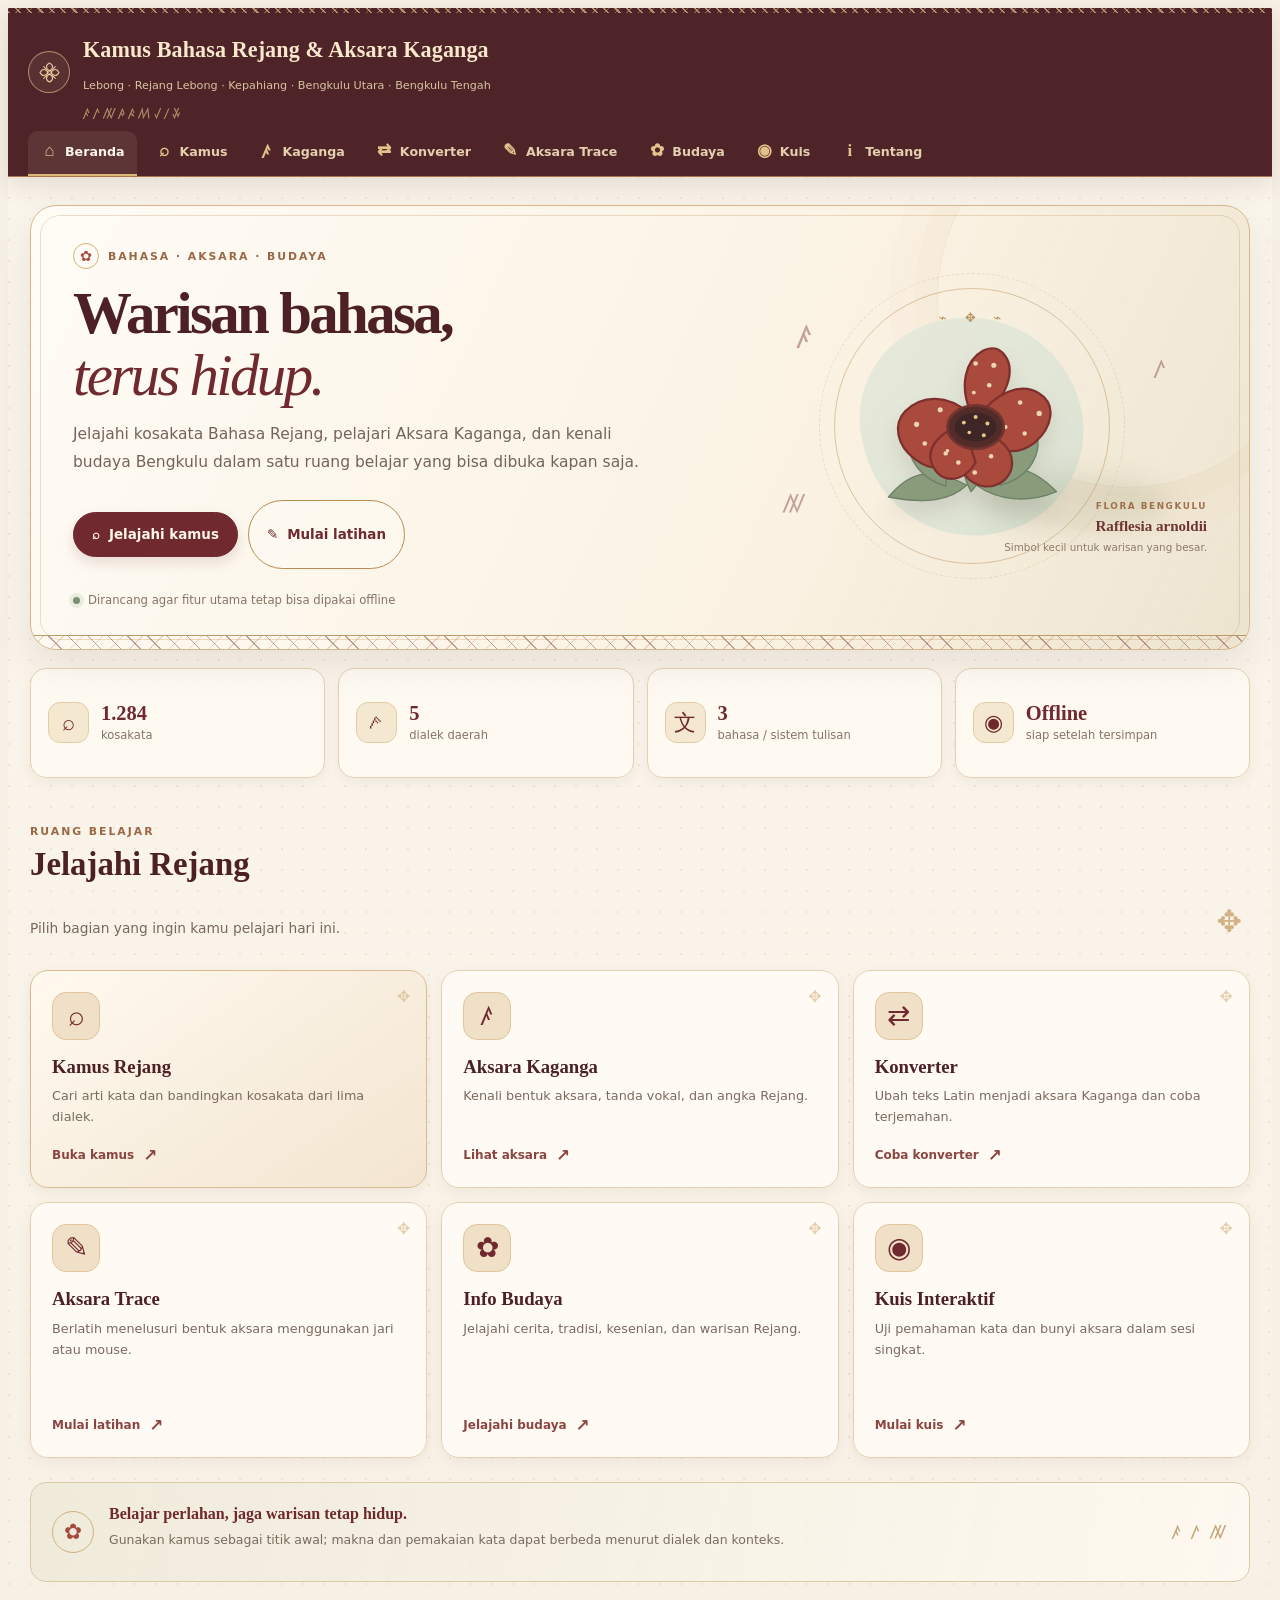
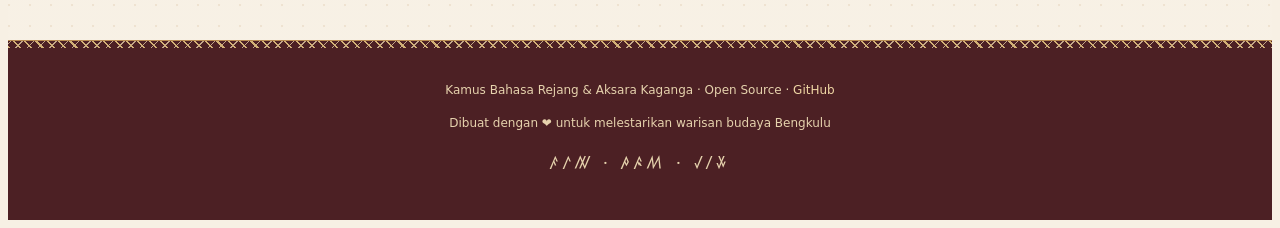
<file: index.html>
<!DOCTYPE html>
<html lang="id">
<head>
<meta charset="UTF-8">
<meta name="viewport" content="width=device-width, initial-scale=1.0">
<title>Kamus Bahasa Rejang & Aksara Kaganga</title>
<meta name="description" content="Kamus digital Bahasa Rejang — 1.500+ kata, 5 dialek, aksara Kaganga, data BERENDO resmi Kemendikdasmen.">
<link rel="manifest" href="/kamus-bahasa-rejang/manifest.json">
<meta name="theme-color" content="#552124">
<link rel="icon" type="image/png" sizes="192x192" href="/kamus-bahasa-rejang/icons/icon-192.png">
<link rel="apple-touch-icon" href="/kamus-bahasa-rejang/icons/icon-192.png">

<link rel="stylesheet" href="./styles.css">
</head>
<body>
<header class="app-header">
  <div class="header-top">
    <div class="logo" aria-label="Motif Rafflesia Bengkulu" title="Motif Rafflesia Bengkulu"><svg viewBox="0 0 40 40" aria-hidden="true"><g fill="none" stroke="currentColor" stroke-width="1.7" stroke-linejoin="round"><path d="M20 6 C14 9 14 14 20 18 C26 14 26 9 20 6Z"/><path d="M34 20 C31 14 26 14 22 20 C26 26 31 26 34 20Z"/><path d="M20 34 C26 31 26 26 20 22 C14 26 14 31 20 34Z"/><path d="M6 20 C9 26 14 26 18 20 C14 14 9 14 6 20Z"/><path d="M11 11 L16 16 M29 11 L24 16 M29 29 L24 24 M11 29 L16 24"/><circle cx="20" cy="20" r="3.2"/></g></svg></div>
    <div class="header-title">
      <h1>Kamus Bahasa Rejang & Aksara Kaganga</h1>
      <p>Lebong · Rejang Lebong · Kepahiang · Bengkulu Utara · Bengkulu Tengah</p>
      <div class="kaganga-display">ꤰꤱꤲꤳꤴꤵꤶꤷꤸ</div>
    </div>
  </div>
  <nav aria-label="Navigasi utama">
    <button class="aktif" data-tab="beranda" onclick="gantiTab('beranda',this)"><span class="nav-symbol">⌂</span> Beranda</button>
    <button data-tab="kamus" onclick="gantiTab('kamus',this)"><span class="nav-symbol">⌕</span> Kamus</button>
    <button data-tab="kaganga" onclick="gantiTab('kaganga',this)"><span class="nav-symbol kaganga-nav">ꤰ</span> Kaganga</button>
    <button data-tab="konverter" onclick="gantiTab('konverter',this)"><span class="nav-symbol">⇄</span> Konverter</button>
    <button data-tab="trace" onclick="window.location.href='./trace.html'"><span class="nav-symbol">✎</span> Aksara Trace</button>
    <button data-tab="budaya" onclick="gantiTab('budaya',this)"><span class="nav-symbol">✿</span> Budaya</button>
    <button data-tab="kuis" onclick="gantiTab('kuis',this)"><span class="nav-symbol">◉</span> Kuis</button>
    <button data-tab="tentang" onclick="gantiTab('tentang',this)"><span class="nav-symbol">i</span> Tentang</button>
  </nav>
</header>

<main class="app-main">

<!-- ===== BERANDA ===== -->
<div id="tab-beranda" class="tab-panel aktif">
  <section class="home-hero" aria-label="Selamat datang di Kamus Bahasa Rejang">
    <div class="hero-copy">
      <div class="hero-kicker"><span class="kicker-flower" aria-hidden="true">✿</span> BAHASA · AKSARA · BUDAYA</div>
      <h2>Warisan bahasa,<br><em>terus hidup.</em></h2>
      <p class="hero-lead">Jelajahi kosakata Bahasa Rejang, pelajari Aksara Kaganga, dan kenali budaya Bengkulu dalam satu ruang belajar yang bisa dibuka kapan saja.</p>
      <div class="hero-actions">
        <button type="button" class="action-primary" onclick="gantiTab('kamus')"><span aria-hidden="true">⌕</span> Jelajahi kamus</button>
        <a class="action-secondary" href="./trace.html"><span aria-hidden="true">✎</span> Mulai latihan</a>
      </div>
      <div class="hero-note"><span class="status-dot" aria-hidden="true"></span> Dirancang agar fitur utama tetap bisa dipakai offline</div>
    </div>
    <div class="hero-art" aria-hidden="true">
      <div class="hero-ring hero-ring-one"></div><div class="hero-ring hero-ring-two"></div>
      <span class="hero-glyph glyph-a">ꤰ</span><span class="hero-glyph glyph-b">ꤱ</span><span class="hero-glyph glyph-c">ꤲ</span>
      <svg class="rafflesia-art" viewBox="0 0 240 220" role="img" aria-label="Ilustrasi stilisasi bunga Rafflesia">
        <g class="raffle-leaves" fill="#8A9B7C" stroke="#6B8064" stroke-width="1.5" stroke-linejoin="round">
          <path d="M114 183 C76 163 53 166 28 196 C69 204 96 200 114 183Z"/>
          <path d="M125 183 C151 155 183 159 213 190 C179 204 148 199 125 183Z"/>
          <path d="M119 190 C105 164 108 146 120 128 C135 153 135 174 119 190Z"/>
          <path d="M91 184 C58 174 43 144 52 120 C82 138 96 159 91 184Z"/>
          <path d="M151 183 C184 174 198 148 191 124 C163 139 148 161 151 183Z"/>
        </g>
        <g fill="#A94A3D" stroke="#7F302E" stroke-width="2.5" stroke-linejoin="round">
          <path d="M117 104 C93 83 65 83 46 102 C33 116 37 139 57 154 C77 170 100 166 118 145Z"/>
          <path d="M119 104 C106 74 112 46 132 35 C151 25 166 45 160 68 C155 87 139 103 127 116Z"/>
          <path d="M126 109 C146 81 174 69 194 82 C214 94 208 120 189 136 C169 152 146 146 130 132Z"/>
          <path d="M118 126 C143 123 166 140 164 161 C162 182 135 193 116 176 C101 162 103 143 118 126Z"/>
          <path d="M111 118 C88 121 68 141 76 160 C85 181 109 182 124 158Z"/>
        </g>
        <g fill="#F0DDB7" opacity=".95">
          <circle cx="59" cy="116" r="2.8"/><circle cx="68" cy="137" r="2.5"/><circle cx="85" cy="100" r="2.8"/><circle cx="91" cy="148" r="2.4"/>
          <circle cx="124" cy="49" r="2.6"/><circle cx="144" cy="51" r="2.8"/><circle cx="139" cy="73" r="2.5"/><circle cx="122" cy="81" r="2.1"/>
          <circle cx="173" cy="92" r="2.5"/><circle cx="194" cy="104" r="2.9"/><circle cx="178" cy="126" r="2.4"/><circle cx="157" cy="119" r="2.2"/>
          <circle cx="141" cy="151" r="2.5"/><circle cx="123" cy="169" r="2.6"/><circle cx="105" cy="158" r="2.5"/><circle cx="93" cy="145" r="2.0"/>
        </g>
        <ellipse cx="124" cy="119" rx="31" ry="24" fill="#532C29" stroke="#71342E" stroke-width="3"/>
        <ellipse cx="124" cy="119" rx="23" ry="16" fill="#3D2625"/>
        <g fill="#E7C98D"><circle cx="111" cy="114" r="2.1"/><circle cx="124" cy="108" r="2.2"/><circle cx="137" cy="115" r="2.2"/><circle cx="117" cy="125" r="2"/><circle cx="133" cy="128" r="2.1"/></g>
      </svg>
      <div class="hero-art-caption"><span>FLORA BENGKULU</span><strong>Rafflesia arnoldii</strong><small>Simbol kecil untuk warisan yang besar.</small></div>
      <div class="hero-art-ornament">⌁　✥　⌁</div>
    </div>
    <div class="hero-border-pattern" aria-hidden="true"></div>
  </section>

  <section class="home-stats" aria-label="Ringkasan aplikasi">
    <div class="home-stat"><span class="home-stat-symbol">⌕</span><div><strong id="homeTotalWords">—</strong><span>kosakata</span></div></div>
    <div class="home-stat"><span class="home-stat-symbol">ꤰ</span><div><strong>5</strong><span>dialek daerah</span></div></div>
    <div class="home-stat"><span class="home-stat-symbol">文</span><div><strong>3</strong><span>bahasa / sistem tulisan</span></div></div>
    <div class="home-stat"><span class="home-stat-symbol">◉</span><div><strong>Offline</strong><span>siap setelah tersimpan</span></div></div>
  </section>

  <section class="explore-section">
    <div class="section-heading-row"><div><span class="section-eyebrow">RUANG BELAJAR</span><h3>Jelajahi Rejang</h3><p>Pilih bagian yang ingin kamu pelajari hari ini.</p></div><span class="heading-floret" aria-hidden="true">✥</span></div>
    <div class="feature-grid">
      <button type="button" class="feature-card feature-card-featured" onclick="gantiTab('kamus')"><span class="feature-symbol">⌕</span><span class="feature-title">Kamus Rejang</span><span class="feature-desc">Cari arti kata dan bandingkan kosakata dari lima dialek.</span><span class="feature-link">Buka kamus <b>↗</b></span></button>
      <button type="button" class="feature-card" onclick="gantiTab('kaganga')"><span class="feature-symbol kaganga-symbol">ꤰ</span><span class="feature-title">Aksara Kaganga</span><span class="feature-desc">Kenali bentuk aksara, tanda vokal, dan angka Rejang.</span><span class="feature-link">Lihat aksara <b>↗</b></span></button>
      <button type="button" class="feature-card" onclick="gantiTab('konverter')"><span class="feature-symbol">⇄</span><span class="feature-title">Konverter</span><span class="feature-desc">Ubah teks Latin menjadi aksara Kaganga dan coba terjemahan.</span><span class="feature-link">Coba konverter <b>↗</b></span></button>
      <a class="feature-card" href="./trace.html"><span class="feature-symbol">✎</span><span class="feature-title">Aksara Trace</span><span class="feature-desc">Berlatih menelusuri bentuk aksara menggunakan jari atau mouse.</span><span class="feature-link">Mulai latihan <b>↗</b></span></a>
      <button type="button" class="feature-card" onclick="gantiTab('budaya')"><span class="feature-symbol">✿</span><span class="feature-title">Info Budaya</span><span class="feature-desc">Jelajahi cerita, tradisi, kesenian, dan warisan Rejang.</span><span class="feature-link">Jelajahi budaya <b>↗</b></span></button>
      <button type="button" class="feature-card" onclick="gantiTab('kuis')"><span class="feature-symbol">◉</span><span class="feature-title">Kuis Interaktif</span><span class="feature-desc">Uji pemahaman kata dan bunyi aksara dalam sesi singkat.</span><span class="feature-link">Mulai kuis <b>↗</b></span></button>
    </div>
  </section>
  <section class="home-bottom-note"><span class="note-flower" aria-hidden="true">✿</span><div><strong>Belajar perlahan, jaga warisan tetap hidup.</strong><p>Gunakan kamus sebagai titik awal; makna dan pemakaian kata dapat berbeda menurut dialek dan konteks.</p></div><span class="note-glyph" aria-hidden="true">ꤰ ꤱ ꤲ</span></section>
</div>

<!-- ===== KAMUS ===== -->
<div id="tab-kamus" class="tab-panel">
  <div class="page-heading"><div><span class="section-eyebrow">KOSAKATA & MAKNA</span><h2>Kamus Bahasa Rejang</h2><p>Cari arti, lihat padanan dialek, dan temukan bentuk aksara Kaganga jika tersedia.</p></div><span class="heading-emblem" aria-hidden="true">⌕</span></div>

  <div class="search-area">
    <div class="search-row">
      <input type="text" class="search-input" id="searchInput"
        placeholder="Cari dalam Bahasa Indonesia, Inggris, atau Rejang..."
        oninput="cariKata()">
      <select id="dialekFilter" onchange="cariKata()">
        <option value="semua">Semua Dialek</option>
        <option value="lebong">Lebong</option>
        <option value="rejang_lebong">Rejang Lebong</option>
        <option value="kepahiang">Kepahiang</option>
        <option value="bengkulu_utara">Bengkulu Utara</option>
        <option value="bengkulu_tengah">Bengkulu Tengah</option>
      </select>
    </div>
    <div class="filter-label">Kategori:</div>
    <div class="chip-group" id="chipKategori">
      <div class="chip aktif" onclick="filterKat('semua',this)">Semua</div>
      <div class="chip" onclick="filterKat('angka',this)">🔢 Angka</div>
      <div class="chip" onclick="filterKat('keluarga',this)">👨‍👩‍👧 Keluarga</div>
      <div class="chip" onclick="filterKat('tubuh',this)">🫀 Tubuh</div>
      <div class="chip" onclick="filterKat('alam',this)">🌿 Alam</div>
      <div class="chip" onclick="filterKat('hewan',this)">🐾 Hewan</div>
      <div class="chip" onclick="filterKat('makanan',this)">🍚 Makanan</div>
      <div class="chip" onclick="filterKat('kegiatan',this)">🏃 Kegiatan</div>
      <div class="chip" onclick="filterKat('sifat',this)">💫 Sifat</div>
      <div class="chip" onclick="filterKat('waktu',this)">⏰ Waktu</div>
      <div class="chip" onclick="filterKat('perasaan',this)">❤️ Perasaan</div>
      <div class="chip" onclick="filterKat('tempat',this)">🏘️ Tempat</div>
      <div class="chip" onclick="filterKat('arah',this)">🧭 Arah</div>
      <div class="chip" onclick="filterKat('kata_ganti',this)">🗣️ Kata Ganti</div>
      <div class="chip" onclick="filterKat('kata_tanya',this)">❓ Kata Tanya</div>
      <div class="chip" onclick="filterKat('ungkapan',this)">💬 Ungkapan</div>
      <div class="chip" onclick="filterKat('lain',this)">📌 Lain-lain</div>
    </div>
  </div>

  <div class="stats-bar">
    <div class="stat-chip"><span id="statTotal">0</span>Total Kata</div>
    <div class="stat-chip"><span>5</span>Dialek</div>
    <div class="stat-chip"><span>3</span>Bahasa</div>
    <div class="stat-chip"><span>1.284</span>📚 BERENDO</div>
  </div>

  <div class="results-count" id="resultsCount"></div>
  <div class="word-grid" id="wordGrid"></div>
  <div class="load-more-wrap" id="loadMoreWrap" hidden><button class="load-more-btn" type="button" onclick="muatLebihBanyakKata()">Muat kata lainnya <span aria-hidden="true">↓</span></button></div>
</div>

<!-- ===== KAGANGA ===== -->
<div id="tab-kaganga" class="tab-panel">
  <div class="info-banner">
    <h3>🏛️ Aksara Kaganga — Warisan Leluhur Rejang</h3>
    <p>Aksara tradisional masyarakat Rejang, Bengkulu. Termasuk kelompok aksara Abugida — setiap konsonan mengandung bunyi vokal 'a' bawaan. Terdaftar dalam Unicode blok U+A930–U+A95F (2009).</p>
  </div>
  <div class="kaganga-section">
    <div class="subsection-title">🔤 Konsonan (23 huruf)</div>
    <div class="char-grid" id="gridKonsonan"></div>
    <div class="subsection-title">🔵 Tanda Vokal (Diakritik)</div>
    <p style="font-size:.8rem;color:var(--abu);margin-bottom:12px;">Vokal selain 'a' dituliskan sebagai tanda di atas/bawah konsonan. Vokal 'a' adalah vokal bawaan.</p>
    <div class="char-grid" id="gridVokal"></div>
    <div class="subsection-title">🔢 Angka Rejang</div>
    <div class="char-grid" id="gridAngka"></div>
  </div>
  <div class="kaganga-section">
    <div class="subsection-title">📌 Aturan Penulisan</div>
    <div class="rule-list">
      <div class="rule-item"><div><div class="rule-latin">Arah</div></div><div class="rule-desc">Ditulis dari kiri ke kanan, seperti tulisan Latin.</div></div>
      <div class="rule-item"><div><div class="rule-latin">Vokal 'a'</div></div><div class="rule-desc">Sudah terkandung dalam setiap konsonan. "Ka" = <span style="font-family:'Noto Sans Rejang',serif;color:var(--emas)">ꤰ</span></div></div>
      <div class="rule-item"><div><div class="rule-latin">Vokal lain</div></div><div class="rule-desc">Ditambahkan sebagai diakritik. "Ki" = <span style="font-family:'Noto Sans Rejang',serif;color:var(--emas)">ꤰꥇ</span> (Ka + tanda I)</div></div>
      <div class="rule-item"><div><div class="rule-latin">Konsonan mati</div></div><div class="rule-desc">Ditandai virama <span style="font-family:'Noto Sans Rejang',serif;color:var(--emas)">ꥍ</span>. "pak" = <span style="font-family:'Noto Sans Rejang',serif;color:var(--emas)">ꤶꤰꥍ</span></div></div>
      <div class="rule-item"><div><div class="rule-latin">Font</div></div><div class="rule-desc">Font aksara menggunakan Noto Sans Rejang jika tersedia, dengan font pengganti dari perangkat.</div></div>
    </div>
  </div>
</div>

<!-- ===== KONVERTER ===== -->
<div id="tab-konverter" class="tab-panel">
  <div class="info-banner">
    <h3>🔄 Konverter Latin → Kaganga</h3>
    <p>Ketik teks Rejang dalam ejaan Latin, lihat konversinya ke aksara Kaganga secara otomatis. Gunakan panduan di bawah untuk ejaan yang benar.</p>
  </div>
  <div class="converter-box">
    <div class="converter-cols">
      <div>
        <div class="converter-label">Teks Latin (Ejaan Rejang)</div>
        <textarea class="converter-textarea" id="inputLatin"
          placeholder="Cth: wai, uku lop umeak, ngen ngen..." oninput="konversiTeks()"></textarea>
      </div>
      <div class="arrow-col">→</div>
      <div>
        <div class="converter-label">Aksara Kaganga</div>
        <div class="converter-output" id="outputKaganga">—</div>
      </div>
    </div>
    <div class="btn-row">
      <button class="btn btn-primary" onclick="konversiContoh('wai duei telo')">Contoh: Angka</button>
      <button class="btn btn-primary" onclick="konversiContoh('uku lop umeak')">Contoh: Kalimat</button>
      <button class="btn btn-primary" onclick="konversiContoh('mo te namo uku rejang')">Contoh: Salam</button>
      <button class="btn btn-outline" onclick="bersihkan()">🗑️ Bersih</button>
      <button class="btn btn-outline" onclick="salinKaganga()">📋 Salin</button>
    </div>
  </div>
  <div class="kaganga-section">
    <div class="subsection-title">📖 Panduan Ejaan Latin</div>
    <div class="rule-list" id="panduanLatin"></div>
  </div>

  <div class="kaganga-section translation-section" style="margin-top:24px">
    <div class="subsection-title">🌐 Terjemah: Indonesia → Rejang & Inggris</div>
    <p style="font-size:.83rem;color:#666;margin:6px 0 12px">Terjemah kata per kata menggunakan kosakata BERENDO. Kata yang tidak ditemukan ditampilkan dalam <em>[kurung]</em>.</p>
    <div class="converter-box">
      <div style="margin-bottom:10px;display:flex;align-items:center;gap:10px;flex-wrap:wrap">
        <label style="font-size:.8rem;font-weight:600;color:#555">Dialek:</label>
        <select id="dialekTerjemah" style="padding:5px 10px;border-radius:8px;border:1px solid #ddd;font-size:.82rem" onchange="terjemahTeks()">
          <option value="rejang_lebong">Rejang Lebong</option>
          <option value="lebong">Lebong</option>
          <option value="kepahiang">Kepahiang</option>
          <option value="bengkulu_utara">Bengkulu Utara</option>
          <option value="bengkulu_tengah">Bengkulu Tengah</option>
        </select>
        <button class="btn btn-outline" onclick="terjemahContoh()">💡 Coba Contoh</button>
      </div>
      <div class="converter-cols">
        <div>
          <div class="converter-label">Teks Indonesia</div>
          <textarea class="converter-textarea" id="inputTerjemah"
            placeholder="Cth: anak pergi ke sungai hari ini..." oninput="terjemahTeks()"></textarea>
        </div>
        <div class="arrow-col">→</div>
        <div style="flex:1">
          <div class="converter-label">Hasil Terjemahan</div>
          <div class="trans-box" id="outputTerjemah">
            <em style="color:#bbb;font-size:.83rem">Ketik teks di kiri untuk melihat terjemahan...</em>
          </div>
        </div>
      </div>
    </div>
  </div>
</div>

<!-- ===== BUDAYA ===== -->
<div id="tab-budaya" class="tab-panel">
  <section class="culture-intro">
    <div class="culture-intro-copy"><span class="section-eyebrow">CATATAN WARISAN</span><h2>Mengenal Rejang lebih dekat.</h2><p>Budaya hidup melalui bahasa, tulisan, cerita, karya, alam, dan ingatan yang diteruskan antargenerasi. Halaman ini menjadi ruang pengantar yang bisa dikembangkan dengan sumber lokal dan dokumentasi yang terverifikasi.</p></div>
    <div class="culture-mark" aria-hidden="true"><span class="culture-mark-glyph">ꤰ ꤱ</span><span class="culture-floret">✿</span><span class="culture-mark-line">✥ ─ ✥</span></div>
  </section>
  <div class="culture-grid">
    <article class="culture-card culture-card-wide"><div class="culture-card-art art-script" aria-hidden="true"><span>ꤰ</span><span>ꤱ</span><span>ꤲ</span><i>✥</i></div><div class="culture-card-body"><span class="culture-tag">AKSARA</span><h3>Kaganga dan tradisi tulis</h3><p>Kenali bentuk aksara Rejang, cara membaca tanda vokal, dan peran tulisan dalam upaya menjaga pengetahuan lokal.</p><button class="text-action" type="button" onclick="gantiTab('kaganga')">Jelajahi aksara <span>↗</span></button></div></article>
    <article class="culture-card"><div class="culture-card-art art-landscape" aria-hidden="true"><span class="hill hill-back"></span><span class="hill hill-front"></span><span class="sun-disc"></span></div><div class="culture-card-body"><span class="culture-tag">BAHASA</span><h3>Bahasa dan dialek</h3><p>Kosakata dapat memiliki bentuk yang berbeda antarwilayah. Bandingkan padanan kata melalui koleksi kamus.</p><button class="text-action" type="button" onclick="gantiTab('kamus')">Cari kosakata <span>↗</span></button></div></article>
    <article class="culture-card"><div class="culture-card-art art-ornament" aria-hidden="true"><span>⌁</span><span>✥</span><span>⌁</span><small>POLA · RAGAM · MAKNA</small></div><div class="culture-card-body"><span class="culture-tag">KARYA</span><h3>Motif dan kerajinan</h3><p>Dokumentasikan ragam motif, bahan, teknik, serta makna yang diterangkan langsung oleh pembuat atau pemilik tradisi.</p><span class="culture-source-note">Konten dapat dilengkapi dengan dokumentasi dan sumber lokal.</span></div></article>
    <article class="culture-card"><div class="culture-card-art art-rafflesia" aria-hidden="true"><span class="tiny-flower">✿</span><span class="leaf-spray">❧</span><span class="art-caption">FLORA BENGKULU</span></div><div class="culture-card-body"><span class="culture-tag">ALAM</span><h3>Rafflesia dan lanskap Bengkulu</h3><p>Kenali kekayaan flora dan lingkungan Bengkulu sebagai bagian dari konteks alam yang dekat dengan kehidupan masyarakat.</p><span class="culture-source-note">Informasi spesies dan lokasi perlu dilengkapi rujukan.</span></div></article>
    <article class="culture-card"><div class="culture-card-art art-home" aria-hidden="true"><span>⌂</span><i>⌁ ✥ ⌁</i></div><div class="culture-card-body"><span class="culture-tag">KEHIDUPAN</span><h3>Rumah, tradisi, dan keseharian</h3><p>Ruang untuk mencatat arsitektur, upacara, cerita keluarga, dan praktik sehari-hari yang masih hidup di berbagai komunitas.</p><span class="culture-source-note">Tambahkan cerita dengan izin dan keterangan narasumber.</span></div></article>
    <article class="culture-card"><div class="culture-card-art art-notes" aria-hidden="true"><span>“</span><span>cerita</span><span>bahasa</span><span>ingatan</span></div><div class="culture-card-body"><span class="culture-tag">CERITA</span><h3>Ungkapan dan cerita lisan</h3><p>Ungkapan, peribahasa, dan cerita lisan dapat disimpan bersama terjemahan, konteks pemakaian, serta dialek asalnya.</p><button class="text-action" type="button" onclick="gantiTab('kamus')">Temukan ungkapan <span>↗</span></button></div></article>
  </div>
  <section class="culture-editorial-note"><span class="editorial-symbol">✥</span><div><strong>Menjaga akurasi, menghormati pemilik pengetahuan.</strong><p>Informasi budaya yang lebih rinci sebaiknya dilengkapi sumber, lokasi, tanggal dokumentasi, dan keterangan narasumber. Hindari menyamaratakan kebiasaan seluruh masyarakat Rejang.</p></div></section>
</div>

<!-- ===== KUIS ===== -->
<div id="tab-kuis" class="tab-panel">
  <div class="kuis-mode-row">
    <button class="btn btn-outline" id="mode-huruf" onclick="setMode('huruf')">🔤 Tebak Huruf</button>
    <button class="btn btn-outline" id="mode-kata-id" onclick="setMode('kata-id')">🇮🇩 Tebak Kata (ID)</button>
    <button class="btn btn-outline" id="mode-kata-en" onclick="setMode('kata-en')">🇬🇧 Tebak Kata (EN)</button>
  </div>
  <div class="skor-panel">
    <div class="skor-item"><div class="skor-angka" id="skorBenar">0</div><div class="skor-label">Benar</div></div>
    <div class="skor-item"><div class="skor-angka" id="skorTotal">0</div><div class="skor-label">Total</div></div>
    <div class="skor-item"><div class="skor-angka" id="skorPersen">—</div><div class="skor-label">Akurasi</div></div>
  </div>
  <div class="progress-bar"><div class="progress-fill" id="progressFill" style="width:0%"></div></div>
  <div class="kuis-card">
    <div class="kuis-pertanyaan" id="kuisPertanyaan">Apa bunyi huruf ini?</div>
    <div class="kuis-target" id="kuisTarget">ꤰ</div>
    <div class="kuis-pilihan" id="kuisPilihan"></div>
    <div class="feedback-msg" id="feedbackMsg"></div>
  </div>
  <div style="text-align:center"><button class="btn btn-outline" onclick="resetKuis()">🔄 Mulai Ulang</button></div>
</div>

<!-- ===== TENTANG ===== -->
<div id="tab-tentang" class="tab-panel">

  <div class="kaganga-section">
    <div class="subsection-title">🌿 Tentang Proyek</div>
    <p style="font-size:.86rem;line-height:1.8;color:#444;margin-bottom:14px;">Kamus Bahasa Rejang & Aksara Kaganga adalah proyek <strong>open source</strong> untuk melestarikan Bahasa Rejang — bahasa daerah Bengkulu yang kaya. Tersedia dalam <strong>1.500+ kata</strong>, <strong>5 dialek</strong>, dan <strong>3 bahasa</strong> (Indonesia, Inggris, Rejang).</p>
    <div style="background:linear-gradient(135deg,#003580,#0057b8);color:#fff;border-radius:12px;padding:14px 16px;margin-bottom:14px;font-size:.82rem;line-height:1.7;">
      <div style="font-weight:700;font-size:.9rem;margin-bottom:6px;">📚 Terintegrasi dengan BERENDO</div>
      <div>Kamus ini menyertakan <strong>1.284 kata</strong> dari <a href="https://berendo.kemendikdasmen.go.id" target="_blank" style="color:#a8d4ff">BERENDO</a> — platform kamus resmi Kemendikdasmen RI yang dikurasi oleh Balai Bahasa Bengkulu. Entri BERENDO ditandai badge <span style="background:rgba(255,255,255,.25);border-radius:4px;padding:1px 6px;font-size:.72rem;font-weight:700;">📚 BERENDO</span> pada setiap kartu kata.</div>
    </div>
    <div style="background:var(--krem);border-radius:12px;padding:14px;margin-bottom:14px;">
      <div style="font-weight:600;color:var(--coklat);margin-bottom:8px;">📍 Lima Dialek:</div>
      <ul style="font-size:.83rem;line-height:2;padding-left:18px;color:#444;">
        <li><strong>Lebong</strong> — Kabupaten Lebong</li>
        <li><strong>Rejang Lebong</strong> — Kabupaten Rejang Lebong (dialek referensi)</li>
        <li><strong>Kepahiang</strong> — Kabupaten Kepahiang</li>
        <li><strong>Bengkulu Utara</strong> — Kabupaten Bengkulu Utara</li>
        <li><strong>Bengkulu Tengah</strong> — Kabupaten Bengkulu Tengah</li>
      </ul>
    </div>
  </div>
  <div class="kaganga-section">
    <div class="subsection-title">🤝 Berkontribusi</div>
    <ul style="font-size:.83rem;line-height:2;padding-left:18px;color:#444;margin-bottom:14px;">
      <li>Tambah/koreksi kosakata di <code>data/kosakata.json</code></li>
      <li>Perbaiki data Kaganga di <code>data/kaganga.json</code></li>
      <li>Laporkan kesalahan via GitHub Issues</li>
      <li>Tambahkan rekaman audio pengucapan</li>
      <li>Terjemahkan ke bahasa daerah lain</li>
    </ul>
    <a href="https://github.com/hariyantodipayang/kamus-bahasa-rejang.git" class="btn btn-primary" style="display:inline-flex;text-decoration:none">⭐ Lihat di GitHub</a>
  </div>
  <div class="kaganga-section">
    <div class="subsection-title">📚 Referensi</div>
    <ul style="font-size:.8rem;line-height:2;padding-left:18px;color:#444;">
      <li>Jaspan, M.A. (1964). <em>A Rejang-English dictionary</em>. ANU Press.</li>
      <li>Walker, D.F. (1976). <em>A grammar of the Rejang language</em>. Pacific Linguistics.</li>
      <li>The Unicode Consortium. <em>Rejang Block U+A930–U+A95F</em>.</li>
      <li>Wiktionary ID: <em>Lampiran: Kamus bahasa Indonesia – bahasa Rejang</em>.</li>
      <li>Kosakata: CC-BY-SA 4.0 | Kode: MIT License</li>
    </ul>
  </div>
  <div class="kaganga-section">
    <div class="subsection-title">🛠️ Struktur File</div>
    <pre style="background:var(--coklat-tua);color:var(--emas-muda);padding:14px;border-radius:10px;font-size:.76rem;line-height:1.8;overflow-x:auto;">
kamus-bahasa-rejang/
├── index.html                 ← Aplikasi web utama (buka langsung)
├── data/
│   ├── kosakata.json          ← ~320 kata kurasi, 5 dialek
│   ├── kosakata-berendo.json  ← 1.284 kata dari BERENDO resmi
│   └── kaganga.json           ← Data lengkap aksara Kaganga
├── locale/
│   ├── rej.json               ← Locale Rejang (Latin) untuk developer
│   ├── rej-Rjng.json          ← Locale Rejang (Kaganga)
│   ├── id.json                ← Locale Indonesia
│   ├── en.json                ← Locale English
│   └── README.md              ← Panduan integrasi i18n
├── berendo-extractor.js       ← Skrip ekstrak data BERENDO
├── package.json               ← Metadata npm
├── README.md
└── LICENSE</pre>
  </div>
</div>

</main>

<footer class="app-footer">
  <p>Kamus Bahasa Rejang & Aksara Kaganga · Open Source · <a href="https://github.com">GitHub</a></p>
  <p style="margin-top:3px">Dibuat dengan ❤️ untuk melestarikan warisan budaya Bengkulu</p>
  <p style="margin-top:3px;font-family:'Noto Sans Rejang',serif;font-size:1.1rem;color:var(--emas);letter-spacing:4px">ꤰꤱꤲ · ꤳꤴꤵ · ꤶꤷꤸ</p>
</footer>

<script>
// ============================================================
// KONVERTER KAGANGA
// ============================================================
const KONS = {'ngg':'ꥃ','mb':'ꥂ','nd':'ꥄ','ny':'ꤻ','ng':'ꤲ','k':'ꤰ','g':'ꤱ','t':'ꤳ','d':'ꤴ','n':'ꤵ','p':'ꤶ','b':'ꤷ','m':'ꤸ','c':'ꤹ','j':'ꤺ','s':'ꤼ','r':'ꤽ','l':'ꤾ','y':'ꤿ','w':'ꥀ','h':'ꥁ'};
const VOK = {'ai':'ꥊ','au':'ꥌ','ea':'ꥎ','i':'ꥇ','u':'ꥈ','e':'ꥉ','o':'ꥋ','a':''};
const DIGIT = {'0':'꤀','1':'꤁','2':'꤂','3':'꤃','4':'꤄','5':'꤅','6':'꤆','7':'꤇','8':'꤈','9':'꤉'};
const KKEYS = Object.keys(KONS).sort((a,b)=>b.length-a.length);
const VKEYS = ['ai','au','ea','i','u','e','o','a'];
const CR = 'ꤰ';
function toKaganga(text){
  if(!text.trim())return'';
  let r='',i=0,t=text.toLowerCase()
    .replace(/f/g,'ph').replace(/q/g,'k').replace(/v/g,'w').replace(/x/g,'ks').replace(/z/g,'s');
  while(i<t.length){
    const ch=t[i];
    if(ch===' '||ch==='\n'||ch==='\r'){r+=ch;i++;continue;}
    if(ch==="'"||ch==='`'){r+=CR;i++;continue;}
    if(DIGIT[ch]){r+=DIGIT[ch];i++;continue;}
    let k=null,kl=0;
    for(const key of KKEYS){if(t.slice(i).startsWith(key)){k=KONS[key];kl=key.length;break;}}
    if(k){
      r+=k;i+=kl;
      let vf=false;
      for(const vk of VKEYS){if(t.slice(i).startsWith(vk)){r+=VOK[vk];i+=vk.length;vf=true;break;}}
      if(!vf)r+='ꥍ';
    } else {
      let vf=false;
      for(const vk of VKEYS){if(t.slice(i).startsWith(vk)){r+=CR+VOK[vk];i+=vk.length;vf=true;break;}}
      if(!vf){r+=ch;i++;}
    }
  }
  return r;
}

// ============================================================
// DATA KOSAKATA — 250+ kata, 5 dialek, terjemahan Inggris
// Format: rejang=bentuk utama, dialek={override jika berbeda}
// ============================================================
const ALL_DIALEK = ['lebong','rejang_lebong','kepahiang','bengkulu_utara','bengkulu_tengah'];
const DNAME = {lebong:'Lebong',rejang_lebong:'Rejang Lebong',kepahiang:'Kepahiang',bengkulu_utara:'Bengkulu Utara',bengkulu_tengah:'Bengkulu Tengah'};

function resolve(item,d){
  const ov = item.dialek&&item.dialek[d];
  const kata = ov?.kata ?? item.rejang;
  const ipa  = ov?.ipa  ?? item.ipa;
  return { kata, ipa, kaganga: toKaganga(kata) };
}

const RAW = [
{id:'BR1999',indonesia:'anak sungai',english:'',kategori:'keluarga',rejang:'aai',ipa:'aai',sumber:'BERENDO'},
{id:'BR2000',indonesia:'arang',english:'',kategori:'lain',rejang:'aang',ipa:'aang',sumber:'BERENDO'},
{id:'BR2001',indonesia:'abu',english:'ash',kategori:'lain',rejang:'abau',ipa:'abau',sumber:'BERENDO'},
{id:'BR2002',indonesia:'abu',english:'ash',kategori:'lain',rejang:'abeu',ipa:'abeu',sumber:'BERENDO'},
{id:'BR2003',indonesia:'serat atau serbuk halus dari pohon enau yang dipakai untuk bahan penyulut api',english:'',kategori:'alam',rejang:'abuk',ipa:'abuk',sumber:'BERENDO'},
{id:'BR2004',indonesia:'penyakit perut kembung akibat masuk angin',english:'',kategori:'tubuh',rejang:'abung-abung',ipa:'abung-abung',sumber:'BERENDO'},
{id:'BR2005',indonesia:'warga yang akan membuka ladang di hutan tanda itu berupa tiga batang kayu diikat akar-akaran atau rotan, lalu dipancangkan',english:'',kategori:'tempat',rejang:'acak-acak',ipa:'acak-acak',sumber:'BERENDO'},
{id:'BR2006',indonesia:'suami',english:'husband',kategori:'keluarga',rejang:'aduk',ipa:'aduk',sumber:'BERENDO'},
{id:'BR2007',indonesia:'nama penyakit yang menyebabkan kaum perempuan tak bisa hamil',english:'',kategori:'lain',rejang:'aen',ipa:'aen',sumber:'BERENDO'},
{id:'BR2008',indonesia:'pemimpin suatu kumpulan masyarakat',english:'',kategori:'lain',rejang:'ajai',ipa:'ajai',sumber:'BERENDO'},
{id:'BR2009',indonesia:'angka',english:'',kategori:'lain',rejang:'ako',ipa:'ako',sumber:'BERENDO'},
{id:'BR2010',indonesia:'kelenteng',english:'',kategori:'lain',rejang:'akong',ipa:'akong',sumber:'BERENDO'},
{id:'BR2011',indonesia:'alat pencabut bulu jenggot',english:'',kategori:'tubuh',rejang:'akup',ipa:'akup',sumber:'BERENDO'},
{id:'BR2012',indonesia:'alang-alang',english:'',kategori:'lain',rejang:'alang-alang',ipa:'alang-alang',sumber:'BERENDO'},
{id:'BR2013',indonesia:'pergi',english:'go / leave',kategori:'kegiatan',rejang:'alau',ipa:'alau',sumber:'BERENDO'},
{id:'BR2014',indonesia:'tali gasing',english:'',kategori:'lain',rejang:'alit',ipa:'alit',sumber:'BERENDO'},
{id:'BR2015',indonesia:'arus',english:'',kategori:'lain',rejang:'alua',ipa:'alua',sumber:'BERENDO'},
{id:'BR2016',indonesia:'halus',english:'',kategori:'lain',rejang:'alus',ipa:'alus',sumber:'BERENDO'},
{id:'BR2017',indonesia:'kayu bahan bangunan',english:'',kategori:'alam',rejang:'amau',ipa:'amau',sumber:'BERENDO'},
{id:'BR2018',indonesia:'hiasan disamping dada pengantin perempuan',english:'',kategori:'tubuh',rejang:'ambar ambar',ipa:'ambar ambar',sumber:'BERENDO'},
{id:'BR2019',indonesia:'kain gendongan',english:'',kategori:'lain',rejang:'ambin',ipa:'ambin',sumber:'BERENDO'},
{id:'BR2020',indonesia:'benang terbuat dari kulit kayu',english:'',kategori:'tubuh',rejang:'ambok',ipa:'ambok',sumber:'BERENDO'},
{id:'BR2021',indonesia:'tidak bertelinga',english:'',kategori:'sifat',rejang:'ameak',ipa:'ameak',sumber:'BERENDO'},
{id:'BR2022',indonesia:'milik bersama',english:'',kategori:'sifat',rejang:'amo',ipa:'amo',sumber:'BERENDO'},
{id:'BR2023',indonesia:'lama',english:'old / long time',kategori:'sifat',rejang:'an',ipa:'an',sumber:'BERENDO'},
{id:'BR2024',indonesia:'anak',english:'child',kategori:'keluarga',rejang:'anak',ipa:'anak',sumber:'BERENDO'},
{id:'BR2025',indonesia:'sejenis tarian adat rejang, biasanya ditarikan sebagai tarian selingan untuk tari kejai',english:'',kategori:'hewan',rejang:'andak',ipa:'andak',sumber:'BERENDO'},
{id:'BR2026',indonesia:'bentuk kesenian bercerita atau berdongeng sebelum tidur, disampaikan tanpa lagu pengiring seperti musik.',english:'',kategori:'hewan',rejang:'andei-andei',ipa:'andei-andei',sumber:'BERENDO'},
{id:'BR2027',indonesia:'tempat mandi, cuci perabot dapur di tepi kolam atau sungai',english:'',kategori:'tempat',rejang:'ando',ipa:'ando',sumber:'BERENDO'},
{id:'BR2028',indonesia:'hangat',english:'',kategori:'sifat',rejang:'anget',ipa:'anget',sumber:'BERENDO'},
{id:'BR2029',indonesia:'angsa',english:'',kategori:'hewan',rejang:'angso',ipa:'angso',sumber:'BERENDO'},
{id:'BR2030',indonesia:'anak',english:'child',kategori:'keluarga',rejang:'anok',ipa:'anok',sumber:'BERENDO'},
{id:'BR2031',indonesia:'bibit padi',english:'',kategori:'keluarga',rejang:'anyak',ipa:'anyak',sumber:'BERENDO'},
{id:'BR2032',indonesia:'ranjau, tonggak yang tersembunyi di lumpur atau tanah',english:'',kategori:'alam',rejang:'anyem',ipa:'anyem',sumber:'BERENDO'},
{id:'BR2033',indonesia:'ayum',english:'',kategori:'lain',rejang:'anyum',ipa:'anyum',sumber:'BERENDO'},
{id:'BR2034',indonesia:'siapa',english:'who',kategori:'kata_ganti',rejang:'api',ipa:'api',sumber:'BERENDO'},
{id:'BR2035',indonesia:'hapus',english:'',kategori:'kegiatan',rejang:'apus',ipa:'apus',sumber:'BERENDO'},
{id:'BR2036',indonesia:'arus',english:'',kategori:'lain',rejang:'arus',ipa:'arus',sumber:'BERENDO'},
{id:'BR2037',indonesia:'angkuh',english:'',kategori:'sifat',rejang:'asai',ipa:'asai',sumber:'BERENDO'},
{id:'BR2038',indonesia:'perjanjian',english:'',kategori:'lain',rejang:'asen (1)',ipa:'asen (1)',sumber:'BERENDO'},
{id:'BR2039',indonesia:'kesepakatan',english:'',kategori:'lain',rejang:'asen (2)',ipa:'asen (2)',sumber:'BERENDO'},
{id:'BR2040',indonesia:'musyarawah',english:'',kategori:'lain',rejang:'asen (3)',ipa:'asen (3)',sumber:'BERENDO'},
{id:'BR2041',indonesia:'asap',english:'',kategori:'lain',rejang:'asep',ipa:'asep',sumber:'BERENDO'},
{id:'BR2042',indonesia:'dangkal',english:'',kategori:'sifat',rejang:'aset',ipa:'aset',sumber:'BERENDO'},
{id:'BR2043',indonesia:'adik',english:'younger sibling',kategori:'keluarga',rejang:'asuak',ipa:'asuak',sumber:'BERENDO'},
{id:'BR2044',indonesia:'hati',english:'',kategori:'tubuh',rejang:'atei',ipa:'atei',sumber:'BERENDO'},
{id:'BR2045',indonesia:'atap',english:'',kategori:'lain',rejang:'atep',ipa:'atep',sumber:'BERENDO'},
{id:'BR2046',indonesia:'nilon',english:'',kategori:'lain',rejang:'atum',ipa:'atum',sumber:'BERENDO'},
{id:'BR2047',indonesia:'ya',english:'yes',kategori:'ungkapan',rejang:'au (1)',ipa:'au (1)',sumber:'BERENDO'},
{id:'BR2048',indonesia:'baik',english:'',kategori:'ungkapan',rejang:'au (2)',ipa:'au (2)',sumber:'BERENDO'},
{id:'BR2049',indonesia:'haus',english:'thirsty',kategori:'sifat',rejang:'aus',ipa:'aus',sumber:'BERENDO'},
{id:'BR2050',indonesia:'badan',english:'',kategori:'lain',rejang:'awak',ipa:'awak',sumber:'BERENDO'},
{id:'BR2051',indonesia:'badan',english:'',kategori:'lain',rejang:'awok',ipa:'awok',sumber:'BERENDO'},
{id:'BR2052',indonesia:'kulit',english:'skin',kategori:'tubuh',rejang:'babak',ipa:'babak',sumber:'BERENDO'},
{id:'BR2053',indonesia:'kulit',english:'skin',kategori:'tubuh',rejang:'babok',ipa:'babok',sumber:'BERENDO'},
{id:'BR2054',indonesia:'baca',english:'read',kategori:'kegiatan',rejang:'baco',ipa:'baco',sumber:'BERENDO'},
{id:'BR2055',indonesia:'bagus',english:'',kategori:'sifat',rejang:'baes',ipa:'baes',sumber:'BERENDO'},
{id:'BR2056',indonesia:'bagi',english:'',kategori:'lain',rejang:'bagiak',ipa:'bagiak',sumber:'BERENDO'},
{id:'BR2057',indonesia:'enak',english:'',kategori:'sifat',rejang:'baik (1)',ipa:'baik (1)',sumber:'BERENDO'},
{id:'BR2058',indonesia:'baik',english:'',kategori:'sifat',rejang:'baik (2)',ipa:'baik (2)',sumber:'BERENDO'},
{id:'BR2059',indonesia:'baju',english:'',kategori:'lain',rejang:'bajau (1)',ipa:'bajau (1)',sumber:'BERENDO'},
{id:'BR2060',indonesia:'pakaian',english:'',kategori:'lain',rejang:'bajau (2)',ipa:'bajau (2)',sumber:'BERENDO'},
{id:'BR2061',indonesia:'bajak',english:'',kategori:'lain',rejang:'bajok',ipa:'bajok',sumber:'BERENDO'},
{id:'BR2062',indonesia:'bapak',english:'',kategori:'keluarga',rejang:'bak',ipa:'bak',sumber:'BERENDO'},
{id:'BR2063',indonesia:'borok',english:'',kategori:'lain',rejang:'baket (1)',ipa:'baket (1)',sumber:'BERENDO'},
{id:'BR2064',indonesia:'kudis',english:'',kategori:'lain',rejang:'baket (2)',ipa:'baket (2)',sumber:'BERENDO'},
{id:'BR2065',indonesia:'berdiri bulu roma',english:'',kategori:'kegiatan',rejang:'bakok',ipa:'bakok',sumber:'BERENDO'},
{id:'BR2066',indonesia:'tanda kepemilikan rumah',english:'',kategori:'hewan',rejang:'balai balai',ipa:'balai balai',sumber:'BERENDO'},
{id:'BR2067',indonesia:'akar',english:'root',kategori:'alam',rejang:'balet',ipa:'balet',sumber:'BERENDO'},
{id:'BR2068',indonesia:'paha',english:'',kategori:'tubuh',rejang:'balung',ipa:'balung',sumber:'BERENDO'},
{id:'BR2069',indonesia:'pintu',english:'',kategori:'lain',rejang:'bang',ipa:'bang',sumber:'BERENDO'},
{id:'BR2070',indonesia:'warga yang diikat oleh persatuan darah',english:'',kategori:'tubuh',rejang:'bang mego',ipa:'bang mego',sumber:'BERENDO'},
{id:'BR2071',indonesia:'banjir',english:'',kategori:'lain',rejang:'banjir',ipa:'banjir',sumber:'BERENDO'},
{id:'BR2072',indonesia:'peyek',english:'',kategori:'lain',rejang:'bansreng',ipa:'bansreng',sumber:'BERENDO'},
{id:'BR2073',indonesia:'bapak',english:'',kategori:'keluarga',rejang:'bapok',ipa:'bapok',sumber:'BERENDO'},
{id:'BR2074',indonesia:'barat',english:'west',kategori:'arah',rejang:'barat',ipa:'barat',sumber:'BERENDO'},
{id:'BR2075',indonesia:'beras agak kecoklatan akibat kesalahan penyimpanan.',english:'',kategori:'makanan',rejang:'baseu',ipa:'baseu',sumber:'BERENDO'},
{id:'BR2076',indonesia:'bonggol',english:'',kategori:'lain',rejang:'basung',ipa:'basung',sumber:'BERENDO'},
{id:'BR2077',indonesia:'beras agak kecoklatan akibat kesalahan penyimpanan.',english:'',kategori:'makanan',rejang:'basuo',ipa:'basuo',sumber:'BERENDO'},
{id:'BR2078',indonesia:'bantal',english:'',kategori:'lain',rejang:'bata',ipa:'bata',sumber:'BERENDO'},
{id:'BR2079',indonesia:'bantal',english:'',kategori:'lain',rejang:'batea',ipa:'batea',sumber:'BERENDO'},
{id:'BR2080',indonesia:'batang padi yang tertinggal disawah setelah dipanen',english:'',kategori:'tempat',rejang:'batet',ipa:'batet',sumber:'BERENDO'},
{id:'BR2081',indonesia:'dalam hati',english:'',kategori:'tubuh',rejang:'batin (1)',ipa:'batin (1)',sumber:'BERENDO'},
{id:'BR2082',indonesia:'istilah telah matang atau tua untuk seorang lelaki',english:'',kategori:'tubuh',rejang:'batin (2)',ipa:'batin (2)',sumber:'BERENDO'},
{id:'BR2083',indonesia:'bahu',english:'shoulder',kategori:'tubuh',rejang:'bau (1)',ipa:'bau (1)',sumber:'BERENDO'},
{id:'BR2084',indonesia:'bubu',english:'',kategori:'lain',rejang:'bau (2)',ipa:'bau (2)',sumber:'BERENDO'},
{id:'BR2085',indonesia:'bawang',english:'onion / shallot',kategori:'alam',rejang:'bawang',ipa:'bawang',sumber:'BERENDO'},
{id:'BR2086',indonesia:'henti',english:'',kategori:'lain',rejang:'bdan',ipa:'bdan',sumber:'BERENDO'},
{id:'BR2087',indonesia:'bawah',english:'below / down',kategori:'arah',rejang:'beak',ipa:'beak',sumber:'BERENDO'},
{id:'BR2088',indonesia:'beras',english:'uncooked rice',kategori:'makanan',rejang:'beas (1)',ipa:'beas (1)',sumber:'BERENDO'},
{id:'BR2089',indonesia:'padi',english:'',kategori:'lain',rejang:'beas (2)',ipa:'beas (2)',sumber:'BERENDO'},
{id:'BR2090',indonesia:'bermusyawarah antara kedua belah pihak pengantin untuk persiapan pernikahan',english:'',kategori:'kegiatan',rejang:'beasen',ipa:'beasen',sumber:'BERENDO'},
{id:'BR2091',indonesia:'menyiapkan beras atau padi untuk keperluan pernikahan',english:'',kategori:'kegiatan',rejang:'bebeas',ipa:'bebeas',sumber:'BERENDO'},
{id:'BR2092',indonesia:'bebek',english:'',kategori:'hewan',rejang:'bebet',ipa:'bebet',sumber:'BERENDO'},
{id:'BR2093',indonesia:'domba',english:'',kategori:'lain',rejang:'bebirai',ipa:'bebirai',sumber:'BERENDO'},
{id:'BR2094',indonesia:'keringat bercucuran',english:'',kategori:'keluarga',rejang:'beceet',ipa:'beceet',sumber:'BERENDO'},
{id:'BR2095',indonesia:'kesenian rejang yang menggunakan alat musik rebana untuk mengiringi nyanyian atau salawat nabi',english:'',kategori:'lain',rejang:'bedeker',ipa:'bedeker',sumber:'BERENDO'},
{id:'BR2096',indonesia:'memanaskan badan di dekat tungku atau api unggun',english:'',kategori:'kegiatan',rejang:'bediang',ipa:'bediang',sumber:'BERENDO'},
{id:'BR2097',indonesia:'kain pembalut bayi',english:'',kategori:'lain',rejang:'bedong',ipa:'bedong',sumber:'BERENDO'},
{id:'BR2098',indonesia:'kera',english:'',kategori:'hewan',rejang:'beei',ipa:'beei',sumber:'BERENDO'},
{id:'BR2099',indonesia:'berlaku pelan-pelan, berlaku hati-hati',english:'',kategori:'kegiatan',rejang:'begoyo',ipa:'begoyo',sumber:'BERENDO'},
{id:'BR2100',indonesia:'penyakit bengkak di pipi yang timbul akibat peradangan kelenjar parotis yang terinfeksi virus kondisi ini dapat menular dan umumnya diderita oleh anak-anak',english:'',kategori:'hewan',rejang:'beguk',ipa:'beguk',sumber:'BERENDO'},
{id:'BR2101',indonesia:'waktu tertentu',english:'',kategori:'waktu',rejang:'behad',ipa:'behad',sumber:'BERENDO'},
{id:'BR2102',indonesia:'memelihara ternak milik orang lain dengan cara bagi hasil',english:'',kategori:'kegiatan',rejang:'bekapes',ipa:'bekapes',sumber:'BERENDO'},
{id:'BR2103',indonesia:'beku',english:'',kategori:'sifat',rejang:'bekau',ipa:'bekau',sumber:'BERENDO'},
{id:'BR2104',indonesia:'makanan yang terbuat dari beras ketan, pisang, kelapa,dan gula yang dimasak dalam bambu dan dilapisi oleh daun pisang di bagian dalamnya',english:'',kategori:'makanan',rejang:'beknik',ipa:'beknik',sumber:'BERENDO'},
{id:'BR2105',indonesia:'nangka',english:'',kategori:'lain',rejang:'beko',ipa:'beko',sumber:'BERENDO'},
{id:'BR2106',indonesia:'bengkak',english:'',kategori:'sifat',rejang:'bekok',ipa:'bekok',sumber:'BERENDO'},
{id:'BR2107',indonesia:'melakukan sesuatu secara diam-diam',english:'',kategori:'kegiatan',rejang:'bekuruk',ipa:'bekuruk',sumber:'BERENDO'},
{id:'BR2108',indonesia:'berkeramas dengan air ramuan',english:'',kategori:'kegiatan',rejang:'belangia',ipa:'belangia',sumber:'BERENDO'},
{id:'BR2109',indonesia:'balik',english:'',kategori:'kegiatan',rejang:'belek',ipa:'belek',sumber:'BERENDO'},
{id:'BR2110',indonesia:'menantu perempuan yang dibeli oleh pihak laki-laki, tidak boleh pulang ke rumah orang tuanya selamanya',english:'',kategori:'keluarga',rejang:'beleket',ipa:'beleket',sumber:'BERENDO'},
{id:'BR2111',indonesia:'nyanyi',english:'',kategori:'kegiatan',rejang:'belgau',ipa:'belgau',sumber:'BERENDO'},
{id:'BR2112',indonesia:'lotot (me)',english:'',kategori:'kegiatan',rejang:'belik',ipa:'belik',sumber:'BERENDO'},
{id:'BR2113',indonesia:'masa anak remaja umur 14--15 tahun',english:'',kategori:'keluarga',rejang:'belinjang',ipa:'belinjang',sumber:'BERENDO'},
{id:'BR2114',indonesia:'sakti',english:'',kategori:'sifat',rejang:'belmau',ipa:'belmau',sumber:'BERENDO'},
{id:'BR2115',indonesia:'bertekuk lutut',english:'',kategori:'kegiatan',rejang:'beltot (1)',ipa:'beltot (1)',sumber:'BERENDO'},
{id:'BR2116',indonesia:'posisi pasang kuda-kuda',english:'',kategori:'kegiatan',rejang:'beltot (2)',ipa:'beltot (2)',sumber:'BERENDO'},
{id:'BR2117',indonesia:'berlama-lama',english:'',kategori:'sifat',rejang:'belunea',ipa:'belunea',sumber:'BERENDO'},
{id:'BR2118',indonesia:'selendang pengantin',english:'',kategori:'lain',rejang:'belung',ipa:'belung',sumber:'BERENDO'},
{id:'BR2119',indonesia:'melihat dengan penuh arti',english:'',kategori:'kegiatan',rejang:'bene',ipa:'bene',sumber:'BERENDO'},
{id:'BR2120',indonesia:'benar',english:'',kategori:'sifat',rejang:'benea',ipa:'benea',sumber:'BERENDO'},
{id:'BR2121',indonesia:'pasir',english:'sand',kategori:'alam',rejang:'benei',ipa:'benei',sumber:'BERENDO'},
{id:'BR2122',indonesia:'berat',english:'heavy',kategori:'sifat',rejang:'benek',ipa:'benek',sumber:'BERENDO'},
{id:'BR2123',indonesia:'kura-kura (bulus)',english:'',kategori:'tubuh',rejang:'beneng',ipa:'beneng',sumber:'BERENDO'},
{id:'BR2124',indonesia:'bengkuang',english:'',kategori:'lain',rejang:'bengkuang',ipa:'bengkuang',sumber:'BERENDO'},
{id:'BR2125',indonesia:'lemang',english:'',kategori:'lain',rejang:'benik',ipa:'benik',sumber:'BERENDO'},
{id:'BR2126',indonesia:'melakukan pekerjaan minta-minta',english:'',kategori:'kegiatan',rejang:'beradoi',ipa:'beradoi',sumber:'BERENDO'},
{id:'BR2127',indonesia:'kesenian tradisional rejang dalam menyampaikan isi hati dan hasrat hatinya bernyanyi',english:'',kategori:'tubuh',rejang:'berjong',ipa:'berjong',sumber:'BERENDO'},
{id:'BR2128',indonesia:'bersih',english:'',kategori:'sifat',rejang:'bersih',ipa:'bersih',sumber:'BERENDO'},
{id:'BR2129',indonesia:'rotan',english:'',kategori:'lain',rejang:'bes',ipa:'bes',sumber:'BERENDO'},
{id:'BR2130',indonesia:'berusaha memperoleh anak dengan pertolongan paranormal',english:'',kategori:'kegiatan',rejang:'besae',ipa:'besae',sumber:'BERENDO'},
{id:'BR2131',indonesia:'kain bahasan, untuk menutup bagian badan ketika mandi',english:'',kategori:'lain',rejang:'besahan',ipa:'besahan',sumber:'BERENDO'},
{id:'BR2132',indonesia:'kesenian berbalas pantun dalam masyarakat rejang',english:'',kategori:'arah',rejang:'besair',ipa:'besair',sumber:'BERENDO'},
{id:'BR2133',indonesia:'surat pengakatan atau kenaikan pangkat atau kenaikan gaji',english:'',kategori:'hewan',rejang:'beslit',ipa:'beslit',sumber:'BERENDO'},
{id:'BR2134',indonesia:'ritual yang dilakukan semalam penuh atau beberapa malam ketika seseorang ingin meminta sebuah petunjuk',english:'',kategori:'makanan',rejang:'betarak',ipa:'betarak',sumber:'BERENDO'},
{id:'BR2135',indonesia:'tali pinggang',english:'',kategori:'tubuh',rejang:'beteng',ipa:'beteng',sumber:'BERENDO'},
{id:'BR2136',indonesia:'menanam benih padi di lahan yang kering',english:'',kategori:'kegiatan',rejang:'betook',ipa:'betook',sumber:'BERENDO'},
{id:'BR2137',indonesia:'bertunangan',english:'',kategori:'kegiatan',rejang:'betunang (1)',ipa:'betunang (1)',sumber:'BERENDO'},
{id:'BR2138',indonesia:'mengantar uang yang telah disepakati sebagai uang antaran bagi pihak perempuan',english:'',kategori:'kegiatan',rejang:'betunang (2)',ipa:'betunang (2)',sumber:'BERENDO'},
{id:'BR2139',indonesia:'beruk',english:'',kategori:'lain',rejang:'beuk (1)',ipa:'beuk (1)',sumber:'BERENDO'},
{id:'BR2140',indonesia:'kera',english:'',kategori:'hewan',rejang:'beuk (2)',ipa:'beuk (2)',sumber:'BERENDO'},
{id:'BR2141',indonesia:'sapaan kepada adik perempuan ayah, ibu, dan paman',english:'',kategori:'keluarga',rejang:'bibik',ipa:'bibik',sumber:'BERENDO'},
{id:'BR2142',indonesia:'semacam tirai bambu, yang berfungsi untuk penghalang agar ikan tidak keluar kolam, atau tempat penampungannya',english:'',kategori:'hewan',rejang:'bidei',ipa:'bidei',sumber:'BERENDO'},
{id:'BR2143',indonesia:'tepian',english:'',kategori:'lain',rejang:'biding (1)',ipa:'biding (1)',sumber:'BERENDO'},
{id:'BR2144',indonesia:'pinggir',english:'',kategori:'lain',rejang:'biding (2)',ipa:'biding (2)',sumber:'BERENDO'},
{id:'BR2145',indonesia:'perahu kecil yang terbuat dari kayu bulat yang dipahat hingga berbentuk perahu, digunakan sebagai alat transportasi, menangkap ikan, pengangkut pasir, dan untuk lomba',english:'',kategori:'tubuh',rejang:'biduk',ipa:'biduk',sumber:'BERENDO'},
{id:'BR2146',indonesia:'bijaksana',english:'',kategori:'arah',rejang:'bijaksana',ipa:'bijaksana',sumber:'BERENDO'},
{id:'BR2147',indonesia:'hari',english:'day',kategori:'waktu',rejang:'bilai',ipa:'bilai',sumber:'BERENDO'},
{id:'BR2148',indonesia:'kamar',english:'',kategori:'lain',rejang:'bilik',ipa:'bilik',sumber:'BERENDO'},
{id:'BR2149',indonesia:'merayakan perayaan yang memberikan hiburan yang menyenangkan dan akan dikenang dan dirindukan dikemudian hari',english:'',kategori:'hewan',rejang:'bimbang',ipa:'bimbang',sumber:'BERENDO'},
{id:'BR2150',indonesia:'berani',english:'',kategori:'sifat',rejang:'binai (1)',ipa:'binai (1)',sumber:'BERENDO'},
{id:'BR2151',indonesia:'pemberani',english:'',kategori:'sifat',rejang:'binai (2)',ipa:'binai (2)',sumber:'BERENDO'},
{id:'BR2152',indonesia:'beringin',english:'',kategori:'lain',rejang:'bingin',ipa:'bingin',sumber:'BERENDO'},
{id:'BR2153',indonesia:'benih',english:'',kategori:'lain',rejang:'biniak',ipa:'biniak',sumber:'BERENDO'},
{id:'BR2154',indonesia:'sungai',english:'river',kategori:'tempat',rejang:'bio loi',ipa:'bio loi',sumber:'BERENDO'},
{id:'BR2155',indonesia:'air',english:'water',kategori:'makanan',rejang:'bioa',ipa:'bioa',sumber:'BERENDO'},
{id:'BR2156',indonesia:'biru',english:'blue',kategori:'lain',rejang:'biru',ipa:'biru',sumber:'BERENDO'},
{id:'BR2157',indonesia:'besan',english:'',kategori:'lain',rejang:'bisan',ipa:'bisan',sumber:'BERENDO'},
{id:'BR2158',indonesia:'bisu',english:'',kategori:'sifat',rejang:'bisau',ipa:'bisau',sumber:'BERENDO'},
{id:'BR2159',indonesia:'bisul',english:'',kategori:'lain',rejang:'bisoa',ipa:'bisoa',sumber:'BERENDO'},
{id:'BR2160',indonesia:'bintang',english:'star',kategori:'alam',rejang:'bitang',ipa:'bitang',sumber:'BERENDO'},
{id:'BR2161',indonesia:'hitung',english:'',kategori:'kegiatan',rejang:'bitung',ipa:'bitung',sumber:'BERENDO'},
{id:'BR2162',indonesia:'cacing-cacing kecil yang sering menyerang binatang',english:'',kategori:'hewan',rejang:'biyea',ipa:'biyea',sumber:'BERENDO'},
{id:'BR2163',indonesia:'kelahi',english:'',kategori:'kegiatan',rejang:'blago (1)',ipa:'blago (1)',sumber:'BERENDO'},
{id:'BR2164',indonesia:'berkelahi',english:'',kategori:'kegiatan',rejang:'blago (2)',ipa:'blago (2)',sumber:'BERENDO'},
{id:'BR2165',indonesia:'wajan',english:'',kategori:'lain',rejang:'blangai',ipa:'blangai',sumber:'BERENDO'},
{id:'BR2166',indonesia:'wajan',english:'',kategori:'lain',rejang:'blangoi',ipa:'blangoi',sumber:'BERENDO'},
{id:'BR2167',indonesia:'beras',english:'uncooked rice',kategori:'makanan',rejang:'blas',ipa:'blas',sumber:'BERENDO'},
{id:'BR2168',indonesia:'baru',english:'new',kategori:'sifat',rejang:'blau',ipa:'blau',sumber:'BERENDO'},
{id:'BR2169',indonesia:'adat perkawinan patrilineal',english:'',kategori:'lain',rejang:'bleket',ipa:'bleket',sumber:'BERENDO'},
{id:'BR2170',indonesia:'belimbing',english:'',kategori:'lain',rejang:'blimbing',ipa:'blimbing',sumber:'BERENDO'},
{id:'BR2171',indonesia:'simpuh',english:'',kategori:'lain',rejang:'blutut',ipa:'blutut',sumber:'BERENDO'},
{id:'BR2172',indonesia:'benang',english:'',kategori:'lain',rejang:'bnang',ipa:'bnang',sumber:'BERENDO'},
{id:'BR2173',indonesia:'binatang',english:'',kategori:'lain',rejang:'bnatang',ipa:'bnatang',sumber:'BERENDO'},
{id:'BR2174',indonesia:'permainan tradisional rejang yang dimainkan oleh anak-anak, dilakukan oleh dua orang yang dibagi atas satu orang pemain sebagai penarik bobot atau satu orangnya lagi duduk di atas papan yang ditarik oleh temannya secara bergantian',english:'',kategori:'keluarga',rejang:'bobot1',ipa:'bobot1',sumber:'BERENDO'},
{id:'BR2175',indonesia:'kereta untuk menarik kayu dari hutan',english:'',kategori:'tempat',rejang:'bobot2',ipa:'bobot2',sumber:'BERENDO'},
{id:'BR2176',indonesia:'bodoh',english:'',kategori:'sifat',rejang:'bodong',ipa:'bodong',sumber:'BERENDO'},
{id:'BR2177',indonesia:'bakul',english:'',kategori:'lain',rejang:'bokoa',ipa:'bokoa',sumber:'BERENDO'},
{id:'BR2178',indonesia:'sakit',english:'sick / in pain',kategori:'sifat',rejang:'bolon',ipa:'bolon',sumber:'BERENDO'},
{id:'BR2179',indonesia:'batang sumbu kincir penumbuk kecil',english:'',kategori:'lain',rejang:'bon',ipa:'bon',sumber:'BERENDO'},
{id:'BR2180',indonesia:'panggilan untuk anak laki kecil',english:'',kategori:'keluarga',rejang:'bong',ipa:'bong',sumber:'BERENDO'},
{id:'BR2181',indonesia:'boros',english:'',kategori:'sifat',rejang:'boros',ipa:'boros',sumber:'BERENDO'},
{id:'BR2182',indonesia:'batuk',english:'',kategori:'alam',rejang:'botok',ipa:'botok',sumber:'BERENDO'},
{id:'BR2183',indonesia:'merajuk',english:'',kategori:'kegiatan',rejang:'brajuk',ipa:'brajuk',sumber:'BERENDO'},
{id:'BR2184',indonesia:'bengkok',english:'',kategori:'sifat',rejang:'brikok',ipa:'brikok',sumber:'BERENDO'},
{id:'BR2185',indonesia:'besi',english:'',kategori:'alam',rejang:'bsai',ipa:'bsai',sumber:'BERENDO'},
{id:'BR2186',indonesia:'sabuk',english:'',kategori:'lain',rejang:'bteng',ipa:'bteng',sumber:'BERENDO'},
{id:'BR2187',indonesia:'betis',english:'',kategori:'tubuh',rejang:'btis',ipa:'btis',sumber:'BERENDO'},
{id:'BR2188',indonesia:'buaya',english:'',kategori:'lain',rejang:'buai',ipa:'buai',sumber:'BERENDO'},
{id:'BR2189',indonesia:'buah',english:'fruit',kategori:'makanan',rejang:'buak',ipa:'buak',sumber:'BERENDO'},
{id:'BR2190',indonesia:'bubur',english:'',kategori:'lain',rejang:'bubua',ipa:'bubua',sumber:'BERENDO'},
{id:'BR2191',indonesia:'cuci muka dan kepala',english:'',kategori:'kegiatan',rejang:'bues',ipa:'bues',sumber:'BERENDO'},
{id:'BR2192',indonesia:'bunga',english:'flower',kategori:'alam',rejang:'bugai',ipa:'bugai',sumber:'BERENDO'},
{id:'BR2193',indonesia:'panggilan untuk lelaki remaja',english:'',kategori:'lain',rejang:'bujang',ipa:'bujang',sumber:'BERENDO'},
{id:'BR2194',indonesia:'rambut',english:'hair',kategori:'tubuh',rejang:'buk',ipa:'buk',sumber:'BERENDO'},
{id:'BR2195',indonesia:'bukit',english:'',kategori:'lain',rejang:'bukit',ipa:'bukit',sumber:'BERENDO'},
{id:'BR2196',indonesia:'bungkus',english:'',kategori:'lain',rejang:'bukus',ipa:'bukus',sumber:'BERENDO'},
{id:'BR2197',indonesia:'bulu',english:'',kategori:'tubuh',rejang:'bulai',ipa:'bulai',sumber:'BERENDO'},
{id:'BR2198',indonesia:'bulan',english:'moon / month',kategori:'waktu',rejang:'bulen',ipa:'bulen',sumber:'BERENDO'},
{id:'BR2199',indonesia:'bulat',english:'',kategori:'sifat',rejang:'bulet',ipa:'bulet',sumber:'BERENDO'},
{id:'BR2200',indonesia:'bambu',english:'',kategori:'lain',rejang:'buluak',ipa:'buluak',sumber:'BERENDO'},
{id:'BR2201',indonesia:'bunga',english:'flower',kategori:'alam',rejang:'bungai',ipa:'bungai',sumber:'BERENDO'},
{id:'BR2202',indonesia:'sejenis pohon beringin yang tumbuh di tepi sungai',english:'',kategori:'tempat',rejang:'bunut',ipa:'bunut',sumber:'BERENDO'},
{id:'BR2203',indonesia:'buai',english:'',kategori:'lain',rejang:'buoi',ipa:'buoi',sumber:'BERENDO'},
{id:'BR2204',indonesia:'buru',english:'',kategori:'kegiatan',rejang:'burau',ipa:'burau',sumber:'BERENDO'},
{id:'BR2205',indonesia:'burung',english:'bird',kategori:'hewan',rejang:'burung',ipa:'burung',sumber:'BERENDO'},
{id:'BR2206',indonesia:'busung',english:'',kategori:'sifat',rejang:'busung',ipa:'busung',sumber:'BERENDO'},
{id:'BR2207',indonesia:'batu',english:'stone / rock',kategori:'alam',rejang:'butau',ipa:'butau',sumber:'BERENDO'},
{id:'BR2208',indonesia:'batu',english:'stone / rock',kategori:'alam',rejang:'buteu',ipa:'buteu',sumber:'BERENDO'},
{id:'BR2209',indonesia:'buta',english:'',kategori:'sifat',rejang:'buto (1)',ipa:'buto (1)',sumber:'BERENDO'},
{id:'BR2210',indonesia:'rabu',english:'',kategori:'sifat',rejang:'buto (2)',ipa:'buto (2)',sumber:'BERENDO'},
{id:'BR2211',indonesia:'gemuk',english:'',kategori:'sifat',rejang:'butok',ipa:'butok',sumber:'BERENDO'},
{id:'BR2212',indonesia:'kelamin laki-laki',english:'',kategori:'lain',rejang:'butua',ipa:'butua',sumber:'BERENDO'},
{id:'BR2213',indonesia:'kelamin laki-laki',english:'',kategori:'lain',rejang:'butuak',ipa:'butuak',sumber:'BERENDO'},
{id:'BR2214',indonesia:'usang',english:'',kategori:'sifat',rejang:'buuk',ipa:'buuk',sumber:'BERENDO'},
{id:'BR2215',indonesia:'cabai',english:'',kategori:'lain',rejang:'cabe',ipa:'cabe',sumber:'BERENDO'},
{id:'BR2216',indonesia:'cabik',english:'',kategori:'kegiatan',rejang:'caik',ipa:'caik',sumber:'BERENDO'},
{id:'BR2217',indonesia:'guna-guna',english:'',kategori:'lain',rejang:'cakan',ipa:'cakan',sumber:'BERENDO'},
{id:'BR2218',indonesia:'cabang',english:'',kategori:'keluarga',rejang:'cakeak',ipa:'cakeak',sumber:'BERENDO'},
{id:'BR2219',indonesia:'cangkir',english:'',kategori:'lain',rejang:'caker',ipa:'caker',sumber:'BERENDO'},
{id:'BR2220',indonesia:'alat yang terbuat dari anyaman bambu, digunakan untuk mencuci sayuran, ikan, daging dan lainnya',english:'',kategori:'hewan',rejang:'cakik',ipa:'cakik',sumber:'BERENDO'},
{id:'BR2221',indonesia:'jongkok',english:'',kategori:'kegiatan',rejang:'cakung',ipa:'cakung',sumber:'BERENDO'},
{id:'BR2222',indonesia:'permainan tradisional rejang yang dimainkan minimal dua orang pemain yang merupakan anak perempuan, dilakukan dengan cara masing-masing pemain menyediakan dua batu kecil, setelah itu bola karet dilempar ke atas dan pemain mengambil batu satu per satu, jika bola yang dilempar tidak tertangkap maka permainan digantikan oleh pemain lainnya',english:'',kategori:'hewan',rejang:'cakut',ipa:'cakut',sumber:'BERENDO'},
{id:'BR2223',indonesia:'terbenam ke lumpur',english:'',kategori:'kegiatan',rejang:'calup',ipa:'calup',sumber:'BERENDO'},
{id:'BR2224',indonesia:'semburan',english:'',kategori:'kegiatan',rejang:'cambua',ipa:'cambua',sumber:'BERENDO'},
{id:'BR2225',indonesia:'penyakit kulit yang munculnya ruam kemerahan diseluruh tubuh akibat infeksi virus',english:'',kategori:'tubuh',rejang:'campak',ipa:'campak',sumber:'BERENDO'},
{id:'BR2226',indonesia:'terapi hisap darah kotor menggunakan bejana dan api',english:'',kategori:'tubuh',rejang:'canduk',ipa:'canduk',sumber:'BERENDO'},
{id:'BR2227',indonesia:'capung',english:'',kategori:'lain',rejang:'cang acok',ipa:'cang acok',sumber:'BERENDO'},
{id:'BR2228',indonesia:'menganga',english:'',kategori:'kegiatan',rejang:'cangak',ipa:'cangak',sumber:'BERENDO'},
{id:'BR2229',indonesia:'ramai-ramai',english:'',kategori:'kegiatan',rejang:'carup',ipa:'carup',sumber:'BERENDO'},
{id:'BR2230',indonesia:'tombol',english:'',kategori:'lain',rejang:'catek',ipa:'catek',sumber:'BERENDO'},
{id:'BR2231',indonesia:'celana dalam laki-laki',english:'',kategori:'arah',rejang:'cawat',ipa:'cawat',sumber:'BERENDO'},
{id:'BR2232',indonesia:'lemah',english:'',kategori:'sifat',rejang:'cayeak',ipa:'cayeak',sumber:'BERENDO'},
{id:'BR2233',indonesia:'pura',english:'',kategori:'lain',rejang:'ceicak',ipa:'ceicak',sumber:'BERENDO'},
{id:'BR2234',indonesia:'lari-lari kecil',english:'',kategori:'kegiatan',rejang:'ceacap',ipa:'ceacap',sumber:'BERENDO'},
{id:'BR2235',indonesia:'basah',english:'',kategori:'sifat',rejang:'ceak',ipa:'ceak',sumber:'BERENDO'},
{id:'BR2236',indonesia:'tebing yang curam',english:'',kategori:'lain',rejang:'ceas',ipa:'ceas',sumber:'BERENDO'},
{id:'BR2237',indonesia:'masam',english:'',kategori:'sifat',rejang:'cabai',ipa:'cabai',sumber:'BERENDO'},
{id:'BR2238',indonesia:'gerakan mulut pada saat akan menangis',english:'',kategori:'tubuh',rejang:'cebeah',ipa:'cebeah',sumber:'BERENDO'},
{id:'BR2239',indonesia:'keringat',english:'',kategori:'lain',rejang:'ceet (1)',ipa:'ceet (1)',sumber:'BERENDO'},
{id:'BR2240',indonesia:'diari',english:'',kategori:'lain',rejang:'ceet (2)',ipa:'ceet (2)',sumber:'BERENDO'},
{id:'BR2241',indonesia:'akar-akaran untuk tali pengikat',english:'',kategori:'alam',rejang:'ceik',ipa:'ceik',sumber:'BERENDO'},
{id:'BR2242',indonesia:'kelamin laki-laki',english:'',kategori:'lain',rejang:'cek',ipa:'cek',sumber:'BERENDO'},
{id:'BR2243',indonesia:'cekatan',english:'',kategori:'sifat',rejang:'cekatan',ipa:'cekatan',sumber:'BERENDO'},
{id:'BR2244',indonesia:'bopong',english:'',kategori:'kegiatan',rejang:'cekea',ipa:'cekea',sumber:'BERENDO'},
{id:'BR2245',indonesia:'balik-balikkan',english:'',kategori:'kegiatan',rejang:'cekei',ipa:'cekei',sumber:'BERENDO'},
{id:'BR2246',indonesia:'air buangan dari cucian rumah tangga',english:'',kategori:'makanan',rejang:'cekoon',ipa:'cekoon',sumber:'BERENDO'},
{id:'BR2247',indonesia:'menangkap basah',english:'',kategori:'kegiatan',rejang:'cemkea',ipa:'cemkea',sumber:'BERENDO'},
{id:'BR2248',indonesia:'menjitak dengan buku jari bagian depan',english:'',kategori:'kegiatan',rejang:'cemkus',ipa:'cemkus',sumber:'BERENDO'},
{id:'BR2249',indonesia:'kawasan rawa-rawa',english:'',kategori:'lain',rejang:'cendam',ipa:'cendam',sumber:'BERENDO'},
{id:'BR2250',indonesia:'lambat',english:'slow',kategori:'sifat',rejang:'cendok',ipa:'cendok',sumber:'BERENDO'},
{id:'BR2251',indonesia:'jitak',english:'',kategori:'kegiatan',rejang:'cenlatok',ipa:'cenlatok',sumber:'BERENDO'},
{id:'BR2252',indonesia:'pelanggaran adat',english:'',kategori:'lain',rejang:'cepalo',ipa:'cepalo',sumber:'BERENDO'},
{id:'BR2253',indonesia:'tertangkap basah',english:'',kategori:'kegiatan',rejang:'cerak',ipa:'cerak',sumber:'BERENDO'},
{id:'BR2254',indonesia:'ceret',english:'',kategori:'lain',rejang:'cerek',ipa:'cerek',sumber:'BERENDO'},
{id:'BR2255',indonesia:'permainan tradisional rejang yang dimainkan oleh anak-anak dan tidak terbatas, permainan dilakukan dengan cara melompat dari satu kotak ke kotak lainnya, pemain melemparkan batu pipih ke masing-masing kotak yang ada, jika batu terkena garis maka tidak sah dan digantikan oleh pemain lainnya',english:'',kategori:'hewan',rejang:'ceucet',ipa:'ceucet',sumber:'BERENDO'},
{id:'BR2256',indonesia:'cincin',english:'',kategori:'lain',rejang:'cicin',ipa:'cicin',sumber:'BERENDO'},
{id:'BR2257',indonesia:'rekatan',english:'',kategori:'sifat',rejang:'cikar',ipa:'cikar',sumber:'BERENDO'},
{id:'BR2258',indonesia:'rambut yang dibentuk bergelung-gelung seperti cincin di depan telinga pengantin perempuan yang menunjukkan besar kecil pesta yang diadakan, diukur dari hewan yang dipotong untuk pesta; sapi untuk pesta besar dan kambing untuk pesta kecil. Bila gelungan cincin berjumlah 9, berarti pesta yang diadakan adalah pesta besar, tetapi bila gelungan cincin berjumlah 7, berarti pesta yang diadakan adalah pesta kecil',english:'',kategori:'tubuh',rejang:'cincin buk',ipa:'cincin buk',sumber:'BERENDO'},
{id:'BR2259',indonesia:'centong',english:'',kategori:'lain',rejang:'citong',ipa:'citong',sumber:'BERENDO'},
{id:'BR2260',indonesia:'lambat',english:'slow',kategori:'sifat',rejang:'cnok',ipa:'cnok',sumber:'BERENDO'},
{id:'BR2261',indonesia:'tidak',english:'',kategori:'lain',rejang:'coa',ipa:'coa',sumber:'BERENDO'},
{id:'BR2262',indonesia:'congak',english:'',kategori:'kegiatan',rejang:'cokak',ipa:'cokak',sumber:'BERENDO'},
{id:'BR2263',indonesia:'coklat',english:'brown',kategori:'lain',rejang:'coklat (1)',ipa:'coklat (1)',sumber:'BERENDO'},
{id:'BR2264',indonesia:'cokelat',english:'',kategori:'lain',rejang:'coklat (2)',ipa:'coklat (2)',sumber:'BERENDO'},
{id:'BR2265',indonesia:'kotak yang di atasnya untuk perhiasan',english:'',kategori:'tempat',rejang:'copok',ipa:'copok',sumber:'BERENDO'},
{id:'BR2266',indonesia:'jatuh/gugur (buah)',english:'',kategori:'kegiatan',rejang:'cucia (1)',ipa:'cucia (1)',sumber:'BERENDO'},
{id:'BR2267',indonesia:'jatuh',english:'',kategori:'kegiatan',rejang:'cucia (2)',ipa:'cucia (2)',sumber:'BERENDO'},
{id:'BR2268',indonesia:'songkok benang emas (biasa dipakai pengantin laki-laki waktuakad nikah)',english:'',kategori:'waktu',rejang:'culau',ipa:'culau',sumber:'BERENDO'},
{id:'BR2269',indonesia:'panggilan untuk anak gadis kecil',english:'',kategori:'keluarga',rejang:'culen',ipa:'culen',sumber:'BERENDO'},
{id:'BR2270',indonesia:'cumi-cumi',english:'',kategori:'lain',rejang:'cumi-cumi',ipa:'cumi-cumi',sumber:'BERENDO'},
{id:'BR2271',indonesia:'cupak',english:'',kategori:'lain',rejang:'cupok',ipa:'cupok',sumber:'BERENDO'},
{id:'BR2272',indonesia:'lingkaran rumput atau semak yang biasanya terdapat diladang atau kebun',english:'',kategori:'tempat',rejang:'cupung',ipa:'cupung',sumber:'BERENDO'},
{id:'BR2273',indonesia:'payudara',english:'',kategori:'lain',rejang:'cut',ipa:'cut',sumber:'BERENDO'},
{id:'BR2274',indonesia:'darat',english:'',kategori:'lain',rejang:'daet',ipa:'daet',sumber:'BERENDO'},
{id:'BR2275',indonesia:'orang yang mendampingi pengantin',english:'',kategori:'lain',rejang:'dagan',ipa:'dagan',sumber:'BERENDO'},
{id:'BR2276',indonesia:'dagu',english:'chin',kategori:'lain',rejang:'dagau',ipa:'dagau',sumber:'BERENDO'},
{id:'BR2277',indonesia:'dagu',english:'chin',kategori:'lain',rejang:'dageu',ipa:'dageu',sumber:'BERENDO'},
{id:'BR2278',indonesia:'daging',english:'meat',kategori:'makanan',rejang:'daging',ipa:'daging',sumber:'BERENDO'},
{id:'BR2279',indonesia:'darah',english:'blood',kategori:'tubuh',rejang:'dalea',ipa:'dalea',sumber:'BERENDO'},
{id:'BR2280',indonesia:'darah',english:'blood',kategori:'tubuh',rejang:'daleak',ipa:'daleak',sumber:'BERENDO'},
{id:'BR2281',indonesia:'lalat',english:'',kategori:'lain',rejang:'dalek',ipa:'dalek',sumber:'BERENDO'},
{id:'BR2282',indonesia:'ranting',english:'',kategori:'lain',rejang:'dan',ipa:'dan',sumber:'BERENDO'},
{id:'BR2283',indonesia:'ruang depan rumah',english:'',kategori:'tempat',rejang:'danea',ipa:'danea',sumber:'BERENDO'},
{id:'BR2284',indonesia:'danau',english:'',kategori:'tempat',rejang:'daneu',ipa:'daneu',sumber:'BERENDO'},
{id:'BR2285',indonesia:'kakak laki-laki kakek',english:'',kategori:'keluarga',rejang:'dang',ipa:'dang',sumber:'BERENDO'},
{id:'BR2286',indonesia:'dangau',english:'',kategori:'lain',rejang:'dangeu (1)',ipa:'dangeu (1)',sumber:'BERENDO'},
{id:'BR2287',indonesia:'kelihatan alat vital, akibat celana atau kain tersibak',english:'',kategori:'kegiatan',rejang:'dangeu (2)',ipa:'dangeu (2)',sumber:'BERENDO'},
{id:'BR2288',indonesia:'dapat',english:'',kategori:'kegiatan',rejang:'dapet',ipa:'dapet',sumber:'BERENDO'},
{id:'BR2289',indonesia:'atas',english:'above / up',kategori:'arah',rejang:'das',ipa:'das',sumber:'BERENDO'},
{id:'BR2290',indonesia:'pedati (kereta yang ditarik sapi atau kerbau)',english:'',kategori:'hewan',rejang:'datai',ipa:'datai',sumber:'BERENDO'},
{id:'BR2291',indonesia:'datar',english:'',kategori:'sifat',rejang:'datea',ipa:'datea',sumber:'BERENDO'},
{id:'BR2292',indonesia:'banyak',english:'many / a lot',kategori:'sifat',rejang:'dau',ipa:'dau',sumber:'BERENDO'},
{id:'BR2293',indonesia:'daun',english:'leaf',kategori:'alam',rejang:'dawen',ipa:'dawen',sumber:'BERENDO'},
{id:'BR2294',indonesia:'debu',english:'',kategori:'lain',rejang:'debu',ipa:'debu',sumber:'BERENDO'},
{id:'BR2295',indonesia:'meraup dengan dua tangan sekaligus',english:'',kategori:'kegiatan',rejang:'dekem',ipa:'dekem',sumber:'BERENDO'},
{id:'BR2296',indonesia:'memotong gigi, suatu peristiwa adat untuk wanita yang telah menginjak dewasa',english:'',kategori:'kegiatan',rejang:'demabung',ipa:'demabung',sumber:'BERENDO'},
{id:'BR2297',indonesia:'demam',english:'',kategori:'sifat',rejang:'demem',ipa:'demem',sumber:'BERENDO'},
{id:'BR2298',indonesia:'ritual tebar bibit padi, proses ritual dilakukan oleh dukun dengan mengundang dewa/ruh untuk memberikan keberkahan terhadap bibit padi yang nantinya akan ditanam',english:'',kategori:'hewan',rejang:'demundang biniak',ipa:'demundang biniak',sumber:'BERENDO'},
{id:'BR2299',indonesia:'mengkudu',english:'',kategori:'lain',rejang:'denau',ipa:'denau',sumber:'BERENDO'},
{id:'BR2300',indonesia:'tali membentang di sungai untuk mengendalikan rakit',english:'',kategori:'hewan',rejang:'dendan',ipa:'dendan',sumber:'BERENDO'},
{id:'BR2301',indonesia:'sangsi yang diberikan jika pertunangan batal',english:'',kategori:'hewan',rejang:'dendo',ipa:'dendo',sumber:'BERENDO'},
{id:'BR2302',indonesia:'belut',english:'',kategori:'lain',rejang:'denung',ipa:'denung',sumber:'BERENDO'},
{id:'BR2303',indonesia:'sepuluh',english:'ten',kategori:'angka',rejang:'depulua',ipa:'depulua',sumber:'BERENDO'},
{id:'BR2304',indonesia:'banyak',english:'many / a lot',kategori:'sifat',rejang:'deu',ipa:'deu',sumber:'BERENDO'},
{id:'BR2305',indonesia:'sedikit',english:'a little / few',kategori:'sifat',rejang:'didik',ipa:'didik',sumber:'BERENDO'},
{id:'BR2306',indonesia:'durian',english:'durian',kategori:'lain',rejang:'dien',ipa:'dien',sumber:'BERENDO'},
{id:'BR2307',indonesia:'lidah',english:'tongue',kategori:'tubuh',rejang:'dileak',ipa:'dileak',sumber:'BERENDO'},
{id:'BR2308',indonesia:'ini',english:'this',kategori:'kata_ganti',rejang:'dio',ipa:'dio',sumber:'BERENDO'},
{id:'BR2309',indonesia:'diri',english:'',kategori:'lain',rejang:'dirai',ipa:'dirai',sumber:'BERENDO'},
{id:'BR2310',indonesia:'diri',english:'',kategori:'lain',rejang:'diroi',ipa:'diroi',sumber:'BERENDO'},
{id:'BR2311',indonesia:'delapan',english:'eight',kategori:'angka',rejang:'dlapen',ipa:'dlapen',sumber:'BERENDO'},
{id:'BR2312',indonesia:'demam',english:'',kategori:'lain',rejang:'dmem',ipa:'dmem',sumber:'BERENDO'},
{id:'BR2313',indonesia:'dorong',english:'',kategori:'kegiatan',rejang:'dnorong',ipa:'dnorong',sumber:'BERENDO'},
{id:'BR2314',indonesia:'satu',english:'',kategori:'angka',rejang:'do',ipa:'do',sumber:'BERENDO'},
{id:'BR2315',indonesia:'pisau yang dipegang pengantin laki-laki',english:'',kategori:'lain',rejang:'dodong',ipa:'dodong',sumber:'BERENDO'},
{id:'BR2316',indonesia:'jarum',english:'',kategori:'lain',rejang:'dolom',ipa:'dolom',sumber:'BERENDO'},
{id:'BR2317',indonesia:'itu',english:'that',kategori:'kata_ganti',rejang:'doo',ipa:'doo',sumber:'BERENDO'},
{id:'BR2318',indonesia:'dapur',english:'',kategori:'lain',rejang:'dopoa',ipa:'dopoa',sumber:'BERENDO'},
{id:'BR2319',indonesia:'rumput',english:'',kategori:'alam',rejang:'dukut',ipa:'dukut',sumber:'BERENDO'},
{id:'BR2320',indonesia:'serupa',english:'',kategori:'lain',rejang:'dules',ipa:'dules',sumber:'BERENDO'},
{id:'BR2321',indonesia:'daerah persawahan',english:'',kategori:'tempat',rejang:'dumai',ipa:'dumai',sumber:'BERENDO'},
{id:'BR2322',indonesia:'ular',english:'snake',kategori:'hewan',rejang:'dung',ipa:'dung',sumber:'BERENDO'},
{id:'BR2323',indonesia:'dungu',english:'',kategori:'sifat',rejang:'dunguk',ipa:'dunguk',sumber:'BERENDO'},
{id:'BR2324',indonesia:'kerja berlama-lama',english:'',kategori:'kegiatan',rejang:'duniak',ipa:'duniak',sumber:'BERENDO'},
{id:'BR2325',indonesia:'dua',english:'two',kategori:'angka',rejang:'duoi',ipa:'duoi',sumber:'BERENDO'},
{id:'BR2326',indonesia:'pedupaan',english:'',kategori:'lain',rejang:'dupo',ipa:'dupo',sumber:'BERENDO'},
{id:'BR2327',indonesia:'dua',english:'two',kategori:'angka',rejang:'duwai',ipa:'duwai',sumber:'BERENDO'},
{id:'BR2328',indonesia:'encer',english:'',kategori:'sifat',rejang:'ecer',ipa:'ecer',sumber:'BERENDO'},
{id:'BR2329',indonesia:'sampan',english:'near / close',kategori:'lain',rejang:'eket',ipa:'eket',sumber:'BERENDO'},
{id:'BR2330',indonesia:'ambil',english:'take / pick up',kategori:'kegiatan',rejang:'emak',ipa:'emak',sumber:'BERENDO'},
{id:'BR2331',indonesia:'membawa ke tempat pemandian di tepi sungai, suatu prosesi potong rambut anak bayi dan potongan dihanyutkan ke sungai',english:'',kategori:'kegiatan',rejang:'embin munen',ipa:'embin munen',sumber:'BERENDO'},
{id:'BR2332',indonesia:'encok',english:'',kategori:'sifat',rejang:'encok',ipa:'encok',sumber:'BERENDO'},
{id:'BR2333',indonesia:'gigi',english:'tooth / teeth',kategori:'tubuh',rejang:'epen',ipa:'epen',sumber:'BERENDO'},
{id:'BR2334',indonesia:'teras belakang rumah dekat dapur terbuay dari bambu dan biasanya digunakan untuk tempat cuci-mencuci',english:'',kategori:'tempat',rejang:'gaang',ipa:'gaang',sumber:'BERENDO'},
{id:'BR2335',indonesia:'main',english:'',kategori:'kegiatan',rejang:'gabok',ipa:'gabok',sumber:'BERENDO'},
{id:'BR2336',indonesia:'cepat',english:'fast / quick',kategori:'sifat',rejang:'gacang',ipa:'gacang',sumber:'BERENDO'},
{id:'BR2337',indonesia:'gandeng',english:'',kategori:'kegiatan',rejang:'gadeng',ipa:'gadeng',sumber:'BERENDO'},
{id:'BR2338',indonesia:'garis',english:'',kategori:'lain',rejang:'gais',ipa:'gais',sumber:'BERENDO'},
{id:'BR2339',indonesia:'membuat atau menyiapkan bumbu masakan untuk suatu perhelatan',english:'',kategori:'kegiatan',rejang:'gangen',ipa:'gangen',sumber:'BERENDO'},
{id:'BR2340',indonesia:'istilah anak yang mulai rajin bicara',english:'',kategori:'keluarga',rejang:'gatea sengoa',ipa:'gatea sengoa',sumber:'BERENDO'},
{id:'BR2341',indonesia:'gantung',english:'',kategori:'kegiatan',rejang:'gatung',ipa:'gatung',sumber:'BERENDO'},
{id:'BR2342',indonesia:'garuk',english:'',kategori:'kegiatan',rejang:'gaut',ipa:'gaut',sumber:'BERENDO'},
{id:'BR2343',indonesia:'tinggi menjulang',english:'',kategori:'sifat',rejang:'gayua',ipa:'gayua',sumber:'BERENDO'},
{id:'BR2344',indonesia:'penyakit bengkak di pipi yang timbul akibat peradangan kelenjar parotis yang terinfeksi virus kondisi ini dapat menular dan umumnya diderita oleh anak-anak',english:'',kategori:'hewan',rejang:'gecea',ipa:'gecea',sumber:'BERENDO'},
{id:'BR2345',indonesia:'gasing',english:'',kategori:'lain',rejang:'gegasing',ipa:'gegasing',sumber:'BERENDO'},
{id:'BR2346',indonesia:'asyik berbicara dan suaranya tak jelas dari kejauan',english:'',kategori:'kegiatan',rejang:'gegumuk',ipa:'gegumuk',sumber:'BERENDO'},
{id:'BR2347',indonesia:'obrak abrik (mencari sesuatu)',english:'',kategori:'kegiatan',rejang:'gei',ipa:'gei',sumber:'BERENDO'},
{id:'BR2348',indonesia:'berkunang-kunang (mata)',english:'',kategori:'sifat',rejang:'gem breyem',ipa:'gem breyem',sumber:'BERENDO'},
{id:'BR2349',indonesia:'busung',english:'',kategori:'lain',rejang:'gembung',ipa:'gembung',sumber:'BERENDO'},
{id:'BR2350',indonesia:'nama',english:'name',kategori:'lain',rejang:'gen',ipa:'gen',sumber:'BERENDO'},
{id:'BR2351',indonesia:'sentuh',english:'',kategori:'kegiatan',rejang:'gendet',ipa:'gendet',sumber:'BERENDO'},
{id:'BR2352',indonesia:'bagaimana',english:'how',kategori:'kata_ganti',rejang:'genro',ipa:'genro',sumber:'BERENDO'},
{id:'BR2353',indonesia:'genting',english:'',kategori:'lain',rejang:'genteng',ipa:'genteng',sumber:'BERENDO'},
{id:'BR2354',indonesia:'gemuk',english:'',kategori:'sifat',rejang:'gepuk',ipa:'gepuk',sumber:'BERENDO'},
{id:'BR2355',indonesia:'suara ledakkan',english:'',kategori:'lain',rejang:'geranam',ipa:'geranam',sumber:'BERENDO'},
{id:'BR2356',indonesia:'gerhana',english:'',kategori:'lain',rejang:'gerhana',ipa:'gerhana',sumber:'BERENDO'},
{id:'BR2357',indonesia:'sastra lisan rejang yang isinya cerita legenda, disampaikan secara lisan, surat makna dan berbau mistis, diadakan pada malam hari kira-kira pukul 9 malam',english:'',kategori:'hewan',rejang:'geritan',ipa:'geritan',sumber:'BERENDO'},
{id:'BR2358',indonesia:'gergaji',english:'',kategori:'lain',rejang:'gesek',ipa:'gesek',sumber:'BERENDO'},
{id:'BR2359',indonesia:'tuma (kutu pakaian)',english:'',kategori:'lain',rejang:'get',ipa:'get',sumber:'BERENDO'},
{id:'BR2360',indonesia:'gampang patah',english:'',kategori:'sifat',rejang:'getas',ipa:'getas',sumber:'BERENDO'},
{id:'BR2361',indonesia:'getah',english:'',kategori:'lain',rejang:'getea',ipa:'getea',sumber:'BERENDO'},
{id:'BR2362',indonesia:'getah',english:'',kategori:'lain',rejang:'geteak',ipa:'geteak',sumber:'BERENDO'},
{id:'BR2363',indonesia:'semacam lonceng dari kayu untuk kalung sapi atau kerbau',english:'',kategori:'hewan',rejang:'geto',ipa:'geto',sumber:'BERENDO'},
{id:'BR2364',indonesia:'alat yang terbuat dari anyaman bambu yang digunakan mengangkut hasil panen yang banyak dan berat seperti padi, kopi, dan hasil pertanian lainnya',english:'',kategori:'makanan',rejang:'getoa',ipa:'getoa',sumber:'BERENDO'},
{id:'BR2365',indonesia:'alat musik tiup khas rejang yang terbuat dari logam, terdapat lidah getar di tengah-tengah sebagi petikan, dimainkan dengan cara ditiup, suara mirip harmonika',english:'',kategori:'tubuh',rejang:'ginggong',ipa:'ginggong',sumber:'BERENDO'},
{id:'BR2366',indonesia:'sakit',english:'sick / in pain',kategori:'sifat',rejang:'gis',ipa:'gis',sumber:'BERENDO'},
{id:'BR2367',indonesia:'sakit perut',english:'',kategori:'tubuh',rejang:'gis tnei',ipa:'gis tnei',sumber:'BERENDO'},
{id:'BR2368',indonesia:'anting-anting',english:'',kategori:'lain',rejang:'giwang',ipa:'giwang',sumber:'BERENDO'},
{id:'BR2369',indonesia:'gelang',english:'',kategori:'lain',rejang:'glang',ipa:'glang',sumber:'BERENDO'},
{id:'BR2370',indonesia:'gelas',english:'',kategori:'lain',rejang:'glas',ipa:'glas',sumber:'BERENDO'},
{id:'BR2371',indonesia:'cacing',english:'earthworm',kategori:'hewan',rejang:'glong',ipa:'glong',sumber:'BERENDO'},
{id:'BR2372',indonesia:'alat penggiling (penghancur) batu emas',english:'',kategori:'alam',rejang:'gludung',ipa:'gludung',sumber:'BERENDO'},
{id:'BR2373',indonesia:'gemuk',english:'',kategori:'sifat',rejang:'gmuk',ipa:'gmuk',sumber:'BERENDO'},
{id:'BR2374',indonesia:'gosok',english:'',kategori:'kegiatan',rejang:'gnusua',ipa:'gnusua',sumber:'BERENDO'},
{id:'BR2375',indonesia:'setumpuk rambut di kepala bayi lelaki dibiarkan tumbuh di bagian ubun-ubun',english:'',kategori:'tubuh',rejang:'gombak',ipa:'gombak',sumber:'BERENDO'},
{id:'BR2376',indonesia:'botak',english:'',kategori:'sifat',rejang:'gonoa',ipa:'gonoa',sumber:'BERENDO'},
{id:'BR2377',indonesia:'botak',english:'',kategori:'sifat',rejang:'gonong',ipa:'gonong',sumber:'BERENDO'},
{id:'BR2378',indonesia:'gereja',english:'',kategori:'lain',rejang:'grija',ipa:'grija',sumber:'BERENDO'},
{id:'BR2379',indonesia:'mulas',english:'',kategori:'sifat',rejang:'gruak',ipa:'gruak',sumber:'BERENDO'},
{id:'BR2380',indonesia:'ulang pohon rumbia',english:'',kategori:'alam',rejang:'guatea',ipa:'guatea',sumber:'BERENDO'},
{id:'BR2381',indonesia:'perangkap harimau',english:'',kategori:'hewan',rejang:'gubing',ipa:'gubing',sumber:'BERENDO'},
{id:'BR2382',indonesia:'baring',english:'',kategori:'kegiatan',rejang:'gulek',ipa:'gulek',sumber:'BERENDO'},
{id:'BR2383',indonesia:'kudis',english:'',kategori:'lain',rejang:'gumei',ipa:'gumei',sumber:'BERENDO'},
{id:'BR2384',indonesia:'pelangi',english:'rainbow',kategori:'lain',rejang:'guniak',ipa:'guniak',sumber:'BERENDO'},
{id:'BR2385',indonesia:'makanan dari kelapa, tepung beras, ragi gula merah atau garam (sesuai selera)',english:'',kategori:'makanan',rejang:'gunying',ipa:'gunying',sumber:'BERENDO'},
{id:'BR2386',indonesia:'gurita',english:'',kategori:'lain',rejang:'gurita',ipa:'gurita',sumber:'BERENDO'},
{id:'BR2387',indonesia:'gosok',english:'',kategori:'kegiatan',rejang:'gusuk',ipa:'gusuk',sumber:'BERENDO'},
{id:'BR2388',indonesia:'kutu',english:'',kategori:'lain',rejang:'gutau',ipa:'gutau',sumber:'BERENDO'},
{id:'BR2389',indonesia:'kutu',english:'',kategori:'lain',rejang:'guteu',ipa:'guteu',sumber:'BERENDO'},
{id:'BR2390',indonesia:'guntur',english:'',kategori:'lain',rejang:'gutua',ipa:'gutua',sumber:'BERENDO'},
{id:'BR2391',indonesia:'hemat',english:'',kategori:'sifat',rejang:'hemat',ipa:'hemat',sumber:'BERENDO'},
{id:'BR2392',indonesia:'sirih',english:'',kategori:'lain',rejang:'iben',ipa:'iben',sumber:'BERENDO'},
{id:'BR2393',indonesia:'angin',english:'wind',kategori:'alam',rejang:'ibut',ipa:'ibut',sumber:'BERENDO'},
{id:'BR2394',indonesia:'idep-idep tidak bersemangat, tidak bergairah',english:'',kategori:'sifat',rejang:'idep-idep',ipa:'idep-idep',sumber:'BERENDO'},
{id:'BR2395',indonesia:'hidup',english:'',kategori:'kegiatan',rejang:'idup',ipa:'idup',sumber:'BERENDO'},
{id:'BR2396',indonesia:'biji',english:'seed',kategori:'alam',rejang:'ijat',ipa:'ijat',sumber:'BERENDO'},
{id:'BR2397',indonesia:'hijau',english:'green',kategori:'lain',rejang:'ijo',ipa:'ijo',sumber:'BERENDO'},
{id:'BR2398',indonesia:'ekor',english:'',kategori:'lain',rejang:'ikoa',ipa:'ikoa',sumber:'BERENDO'},
{id:'BR2399',indonesia:'gendong',english:'',kategori:'kegiatan',rejang:'ikut',ipa:'ikut',sumber:'BERENDO'},
{id:'BR2400',indonesia:'bodoh',english:'',kategori:'sifat',rejang:'iloa',ipa:'iloa',sumber:'BERENDO'},
{id:'BR2401',indonesia:'hutan',english:'forest',kategori:'tempat',rejang:'imbo',ipa:'imbo',sumber:'BERENDO'},
{id:'BR2402',indonesia:'hemat',english:'',kategori:'sifat',rejang:'imet',ipa:'imet',sumber:'BERENDO'},
{id:'BR2403',indonesia:'harimau',english:'tiger',kategori:'hewan',rejang:'imeu',ipa:'imeu',sumber:'BERENDO'},
{id:'BR2404',indonesia:'hutan belantara',english:'',kategori:'tempat',rejang:'imo',ipa:'imo',sumber:'BERENDO'},
{id:'BR2405',indonesia:'orang tua',english:'parents / elders',kategori:'lain',rejang:'indok',ipa:'indok',sumber:'BERENDO'},
{id:'BR2406',indonesia:'dungu',english:'',kategori:'sifat',rejang:'ingea',ipa:'ingea',sumber:'BERENDO'},
{id:'BR2407',indonesia:'air liur',english:'',kategori:'makanan',rejang:'inoa',ipa:'inoa',sumber:'BERENDO'},
{id:'BR2408',indonesia:'orang tua',english:'parents / elders',kategori:'lain',rejang:'inok',ipa:'inok',sumber:'BERENDO'},
{id:'BR2409',indonesia:'mata gergaji',english:'',kategori:'tubuh',rejang:'inyoa',ipa:'inyoa',sumber:'BERENDO'},
{id:'BR2410',indonesia:'ipar',english:'',kategori:'lain',rejang:'ipea',ipa:'ipea',sumber:'BERENDO'},
{id:'BR2411',indonesia:'potong bagian atas (pohon)',english:'',kategori:'kegiatan',rejang:'ipung',ipa:'ipung',sumber:'BERENDO'},
{id:'BR2412',indonesia:'kita',english:'',kategori:'kata_ganti',rejang:'ite',ipa:'ite',sumber:'BERENDO'},
{id:'BR2413',indonesia:'titik',english:'',kategori:'lain',rejang:'itik',ipa:'itik',sumber:'BERENDO'},
{id:'BR2414',indonesia:'kurus',english:'',kategori:'sifat',rejang:'jaai',ipa:'jaai',sumber:'BERENDO'},
{id:'BR2415',indonesia:'bangun',english:'',kategori:'kegiatan',rejang:'jagai',ipa:'jagai',sumber:'BERENDO'},
{id:'BR2416',indonesia:'jagung',english:'',kategori:'lain',rejang:'jagung',ipa:'jagung',sumber:'BERENDO'},
{id:'BR2417',indonesia:'jambu',english:'',kategori:'waktu',rejang:'jambau',ipa:'jambau',sumber:'BERENDO'},
{id:'BR2418',indonesia:'apa',english:'what',kategori:'kata_ganti',rejang:'jano',ipa:'jano',sumber:'BERENDO'},
{id:'BR2419',indonesia:'jantung',english:'heart',kategori:'tubuh',rejang:'jatung',ipa:'jatung',sumber:'BERENDO'},
{id:'BR2420',indonesia:'babi',english:'pig',kategori:'hewan',rejang:'jawuak',ipa:'jawuak',sumber:'BERENDO'},
{id:'BR2421',indonesia:'kue atau makanan yang terbuat dari beras ketan ditanak dengan santan',english:'',kategori:'makanan',rejang:'jekok',ipa:'jekok',sumber:'BERENDO'},
{id:'BR2422',indonesia:'sejenis jerat untuk rusa, kijang, babi dan lainnya',english:'',kategori:'hewan',rejang:'jelojok',ipa:'jelojok',sumber:'BERENDO'},
{id:'BR2423',indonesia:'tahap awal dalam menjajaki pernikahan yang dilakukan oleh utusan pihak laki-laki ke keluarga pihak perempuan',english:'',kategori:'kegiatan',rejang:'jemajak',ipa:'jemajak',sumber:'BERENDO'},
{id:'BR2424',indonesia:'muncul setelah lama tak kelihatan',english:'',kategori:'kegiatan',rejang:'jemboa',ipa:'jemboa',sumber:'BERENDO'},
{id:'BR2425',indonesia:'lirik',english:'',kategori:'kegiatan',rejang:'jemling',ipa:'jemling',sumber:'BERENDO'},
{id:'BR2426',indonesia:'mengeluarkan sebagian biji dari kulitnya',english:'',kategori:'kegiatan',rejang:'jemnyea',ipa:'jemnyea',sumber:'BERENDO'},
{id:'BR2427',indonesia:'mengambil dengan galah',english:'',kategori:'kegiatan',rejang:'jemuluk',ipa:'jemuluk',sumber:'BERENDO'},
{id:'BR2428',indonesia:'benda yang memantulkan cahaya',english:'',kategori:'lain',rejang:'jenes',ipa:'jenes',sumber:'BERENDO'},
{id:'BR2429',indonesia:'jernih',english:'',kategori:'sifat',rejang:'jeniak',ipa:'jeniak',sumber:'BERENDO'},
{id:'BR2430',indonesia:'jual',english:'sell',kategori:'kegiatan',rejang:'jenwoa',ipa:'jenwoa',sumber:'BERENDO'},
{id:'BR2431',indonesia:'jari tangan',english:'',kategori:'tubuh',rejang:'jiai',ipa:'jiai',sumber:'BERENDO'},
{id:'BR2432',indonesia:'mau',english:'',kategori:'lain',rejang:'jijai',ipa:'jijai',sumber:'BERENDO'},
{id:'BR2433',indonesia:'alat musik khas rejang yang terbuat dari satu ruas bambu bulat yang dilubangi bagian sisinya',english:'',kategori:'lain',rejang:'jinggung',ipa:'jinggung',sumber:'BERENDO'},
{id:'BR2434',indonesia:'jari tangan',english:'',kategori:'tubuh',rejang:'jioi',ipa:'jioi',sumber:'BERENDO'},
{id:'BR2435',indonesia:'rakus',english:'',kategori:'sifat',rejang:'jlen',ipa:'jlen',sumber:'BERENDO'},
{id:'BR2436',indonesia:'junjung',english:'',kategori:'kegiatan',rejang:'jmunjung',ipa:'jmunjung',sumber:'BERENDO'},
{id:'BR2437',indonesia:'jilat',english:'',kategori:'kegiatan',rejang:'jnilet',ipa:'jnilet',sumber:'BERENDO'},
{id:'BR2438',indonesia:'tarik',english:'',kategori:'kegiatan',rejang:'jnujut',ipa:'jnujut',sumber:'BERENDO'},
{id:'BR2439',indonesia:'bawasir',english:'',kategori:'lain',rejang:'jobor',ipa:'jobor',sumber:'BERENDO'},
{id:'BR2440',indonesia:'lembah',english:'',kategori:'lain',rejang:'juang',ipa:'juang',sumber:'BERENDO'},
{id:'BR2441',indonesia:'kue',english:'',kategori:'lain',rejang:'juadeak',ipa:'juadeak',sumber:'BERENDO'},
{id:'BR2442',indonesia:'galah',english:'',kategori:'lain',rejang:'juluk',ipa:'juluk',sumber:'BERENDO'},
{id:'BR2443',indonesia:'mulut (kasar)',english:'',kategori:'tubuh',rejang:'jungua',ipa:'jungua',sumber:'BERENDO'},
{id:'BR2444',indonesia:'tanah ladang yang telah ditinggal setelah panen',english:'',kategori:'tempat',rejang:'jurami',ipa:'jurami',sumber:'BERENDO'},
{id:'BR2445',indonesia:'kambing',english:'goat',kategori:'hewan',rejang:'ka',ipa:'ka',sumber:'BERENDO'},
{id:'BR2446',indonesia:'garu',english:'',kategori:'lain',rejang:'kabia',ipa:'kabia',sumber:'BERENDO'},
{id:'BR2447',indonesia:'kambing',english:'goat',kategori:'hewan',rejang:'kabing',ipa:'kabing',sumber:'BERENDO'},
{id:'BR2448',indonesia:'fajar',english:'',kategori:'lain',rejang:'kabuk',ipa:'kabuk',sumber:'BERENDO'},
{id:'BR2449',indonesia:'kabut',english:'fog / mist',kategori:'lain',rejang:'kabut',ipa:'kabut',sumber:'BERENDO'},
{id:'BR2450',indonesia:'kacang',english:'',kategori:'lain',rejang:'kacang',ipa:'kacang',sumber:'BERENDO'},
{id:'BR2451',indonesia:'kancil',english:'',kategori:'lain',rejang:'kacea 1',ipa:'kacea 1',sumber:'BERENDO'},
{id:'BR2452',indonesia:'mata pancing yang terbuat dari lempengan kuningan dan di tepinya diberi mata pancing',english:'',kategori:'tubuh',rejang:'kacea 2',ipa:'kacea 2',sumber:'BERENDO'},
{id:'BR2453',indonesia:'kain kafan',english:'',kategori:'lain',rejang:'ka.ci',ipa:'ka.ci',sumber:'BERENDO'},
{id:'BR2454',indonesia:'bilang',english:'',kategori:'kegiatan',rejang:'kadeak',ipa:'kadeak',sumber:'BERENDO'},
{id:'BR2455',indonesia:'lakukan hubungan suami-istri',english:'',kategori:'kegiatan',rejang:'kaduk',ipa:'kaduk',sumber:'BERENDO'},
{id:'BR2456',indonesia:'sembuh',english:'',kategori:'kegiatan',rejang:'kaen',ipa:'kaen',sumber:'BERENDO'},
{id:'BR2457',indonesia:'leher',english:'neck',kategori:'tubuh',rejang:'kagen',ipa:'kagen',sumber:'BERENDO'},
{id:'BR2458',indonesia:'kain kafan',english:'',kategori:'lain',rejang:'kain',ipa:'kain',sumber:'BERENDO'},
{id:'BR2459',indonesia:'payudara',english:'',kategori:'lain',rejang:'kajut',ipa:'kajut',sumber:'BERENDO'},
{id:'BR2460',indonesia:'alat untuk menangkap ikan',english:'',kategori:'hewan',rejang:'kakang',ipa:'kakang',sumber:'BERENDO'},
{id:'BR2461',indonesia:'denda akibat merusak sesuatu barang secara tak sengaja',english:'',kategori:'hewan',rejang:'kakem',ipa:'kakem',sumber:'BERENDO'},
{id:'BR2462',indonesia:'kakak laki-laki suami',english:'',kategori:'keluarga',rejang:'kaken',ipa:'kaken',sumber:'BERENDO'},
{id:'BR2463',indonesia:'kaku',english:'',kategori:'sifat',rejang:'kaku',ipa:'kaku',sumber:'BERENDO'},
{id:'BR2464',indonesia:'ikan lele',english:'',kategori:'hewan',rejang:'kalang',ipa:'kalang',sumber:'BERENDO'},
{id:'BR2465',indonesia:'kalajengking',english:'',kategori:'lain',rejang:'kalo',ipa:'kalo',sumber:'BERENDO'},
{id:'BR2466',indonesia:'kalung',english:'',kategori:'lain',rejang:'kalung',ipa:'kalung',sumber:'BERENDO'},
{id:'BR2467',indonesia:'senjata tradisional khas rejang berbentuk pedang',english:'',kategori:'lain',rejang:'kambuk',ipa:'kambuk',sumber:'BERENDO'},
{id:'BR2468',indonesia:'ikan',english:'fish',kategori:'hewan',rejang:'kan',ipa:'kan',sumber:'BERENDO'},
{id:'BR2469',indonesia:'anak-anak',english:'',kategori:'keluarga',rejang:'kanak-kanak',ipa:'kanak-kanak',sumber:'BERENDO'},
{id:'BR2470',indonesia:'pagar',english:'',kategori:'lain',rejang:'kandang',ipa:'kandang',sumber:'BERENDO'},
{id:'BR2471',indonesia:'kanan',english:'right',kategori:'arah',rejang:'kanen',ipa:'kanen',sumber:'BERENDO'},
{id:'BR2472',indonesia:'mengigau',english:'',kategori:'kegiatan',rejang:'kanyea',ipa:'kanyea',sumber:'BERENDO'},
{id:'BR2473',indonesia:'terkejut',english:'',kategori:'kegiatan',rejang:'kanyet',ipa:'kanyet',sumber:'BERENDO'},
{id:'BR2474',indonesia:'kapas',english:'',kategori:'lain',rejang:'kapes',ipa:'kapes',sumber:'BERENDO'},
{id:'BR2475',indonesia:'cincin gagang parang, berfungsi menjepit dan menguatkan',english:'',kategori:'lain',rejang:'kaping',ipa:'kaping',sumber:'BERENDO'},
{id:'BR2476',indonesia:'kapuk',english:'',kategori:'lain',rejang:'kapok',ipa:'kapok',sumber:'BERENDO'},
{id:'BR2477',indonesia:'tertawa terbahak-bahak',english:'',kategori:'kegiatan',rejang:'ka.rak',ipa:'ka.rak',sumber:'BERENDO'},
{id:'BR2478',indonesia:'karena',english:'because',kategori:'ungkapan',rejang:'kareno',ipa:'kareno',sumber:'BERENDO'},
{id:'BR2479',indonesia:'kasar',english:'',kategori:'sifat',rejang:'kasar',ipa:'kasar',sumber:'BERENDO'},
{id:'BR2480',indonesia:'kasau (kasau)',english:'',kategori:'lain',rejang:'kaseu',ipa:'kaseu',sumber:'BERENDO'},
{id:'BR2481',indonesia:'kasur',english:'',kategori:'lain',rejang:'kasua',ipa:'kasua',sumber:'BERENDO'},
{id:'BR2482',indonesia:'karung',english:'',kategori:'lain',rejang:'kaung',ipa:'kaung',sumber:'BERENDO'},
{id:'BR2483',indonesia:'masuk tembakau',english:'',kategori:'sifat',rejang:'kayea',ipa:'kayea',sumber:'BERENDO'},
{id:'BR2484',indonesia:'kaya',english:'rich / wealthy',kategori:'sifat',rejang:'kayo',ipa:'kayo',sumber:'BERENDO'},
{id:'BR2485',indonesia:'kebaya',english:'',kategori:'lain',rejang:'kbayak',ipa:'kbayak',sumber:'BERENDO'},
{id:'BR2486',indonesia:'punggung',english:'back (body)',kategori:'tubuh',rejang:'kdong',ipa:'kdong',sumber:'BERENDO'},
{id:'BR2487',indonesia:'kedondong',english:'',kategori:'lain',rejang:'kdunung',ipa:'kdunung',sumber:'BERENDO'},
{id:'BR2488',indonesia:'kerak',english:'',kategori:'hewan',rejang:'keak',ipa:'keak',sumber:'BERENDO'},
{id:'BR2489',indonesia:'tanjung',english:'',kategori:'lain',rejang:'keang',ipa:'keang',sumber:'BERENDO'},
{id:'BR2490',indonesia:'makanan tersangkut di kerongkongan',english:'',kategori:'makanan',rejang:'kebelen',ipa:'kebelen',sumber:'BERENDO'},
{id:'BR2491',indonesia:'kerbau',english:'buffalo',kategori:'hewan',rejang:'kebeu',ipa:'kebeu',sumber:'BERENDO'},
{id:'BR2492',indonesia:'siang',english:'noon / daytime',kategori:'waktu',rejang:'kebilai',ipa:'kebilai',sumber:'BERENDO'},
{id:'BR2493',indonesia:'tebal',english:'',kategori:'sifat',rejang:'keboa',ipa:'keboa',sumber:'BERENDO'},
{id:'BR2494',indonesia:'ladang',english:'garden / plantation',kategori:'tempat',rejang:'kebun',ipa:'kebun',sumber:'BERENDO'},
{id:'BR2495',indonesia:'kata',english:'',kategori:'lain',rejang:'kecek',ipa:'kecek',sumber:'BERENDO'},
{id:'BR2496',indonesia:'mengeluarkan sedikit kotoran dari anus',english:'',kategori:'kegiatan',rejang:'kecikit',ipa:'kecikit',sumber:'BERENDO'},
{id:'BR2497',indonesia:'cecak',english:'',kategori:'lain',rejang:'kecok',ipa:'kecok',sumber:'BERENDO'},
{id:'BR2498',indonesia:'muncul ke permukaan -- biasanya dipakai untuk ikan yang muncul ke permukaan kolam atau air dengan mengeluarkan suara cup',english:'',kategori:'kegiatan',rejang:'kecup',ipa:'kecup',sumber:'BERENDO'},
{id:'BR2499',indonesia:'kering',english:'',kategori:'sifat',rejang:'keing',ipa:'keing',sumber:'BERENDO'},
{id:'BR2500',indonesia:'hajatan besar yang memakan waktu cukup lama dan dengan biaya yang tidak sedikit dan melibatkan banyak orang',english:'',kategori:'makanan',rejang:'kejai 1',ipa:'kejai 1',sumber:'BERENDO'},
{id:'BR2501',indonesia:'bagian daging kerbau yang paling enak',english:'',kategori:'hewan',rejang:'kejai 2',ipa:'kejai 2',sumber:'BERENDO'},
{id:'BR2502',indonesia:'kodok',english:'',kategori:'lain',rejang:'kekek',ipa:'kekek',sumber:'BERENDO'},
{id:'BR2503',indonesia:'kaki',english:'leg / foot',kategori:'tubuh',rejang:'kekeu',ipa:'kekeu',sumber:'BERENDO'},
{id:'BR2504',indonesia:'orang-orang untuk menghalau hama di sawah',english:'',kategori:'tempat',rejang:'kekibang',ipa:'kekibang',sumber:'BERENDO'},
{id:'BR2505',indonesia:'bakal tunas kelapa',english:'',kategori:'lain',rejang:'kelamung',ipa:'kelamung',sumber:'BERENDO'},
{id:'BR2506',indonesia:'gelap',english:'dark',kategori:'sifat',rejang:'kelem',ipa:'kelem',sumber:'BERENDO'},
{id:'BR2507',indonesia:'alangkah lebar',english:'',kategori:'lain',rejang:'kelibea',ipa:'kelibea',sumber:'BERENDO'},
{id:'BR2508',indonesia:'malam',english:'night',kategori:'waktu',rejang:'kelmen',ipa:'kelmen',sumber:'BERENDO'},
{id:'BR2509',indonesia:'pingsan',english:'',kategori:'kegiatan',rejang:'kelpai',ipa:'kelpai',sumber:'BERENDO'},
{id:'BR2510',indonesia:'kempis',english:'',kategori:'kegiatan',rejang:'kelpes',ipa:'kelpes',sumber:'BERENDO'},
{id:'BR2511',indonesia:'kelumbus, kulit lama setelah berganti kulit',english:'',kategori:'tubuh',rejang:'kelumbu',ipa:'kelumbu',sumber:'BERENDO'},
{id:'BR2512',indonesia:'kembung',english:'',kategori:'sifat',rejang:'kembung',ipa:'kembung',sumber:'BERENDO'},
{id:'BR2513',indonesia:'jendela',english:'',kategori:'lain',rejang:'kemdan',ipa:'kemdan',sumber:'BERENDO'},
{id:'BR2514',indonesia:'kami',english:'',kategori:'kata_ganti',rejang:'keme',ipa:'keme',sumber:'BERENDO'},
{id:'BR2515',indonesia:'lihat',english:'see / look',kategori:'kegiatan',rejang:'kemliak',ipa:'kemliak',sumber:'BERENDO'},
{id:'BR2516',indonesia:'menghajar dengan punggung kepalan tangan',english:'',kategori:'kegiatan',rejang:'kemutau',ipa:'kemutau',sumber:'BERENDO'},
{id:'BR2517',indonesia:'mencomot sedikit dengan tangan',english:'',kategori:'kegiatan',rejang:'kemutis',ipa:'kemutis',sumber:'BERENDO'},
{id:'BR2518',indonesia:'tiup',english:'',kategori:'kegiatan',rejang:'kenbus',ipa:'kenbus',sumber:'BERENDO'},
{id:'BR2519',indonesia:'ritual adat yang diadakan untuk menghormati para leluhur dan berdoa kepada sang pencipta agar diberikan keselamatan dan dijauhkan dari malapetaka',english:'',kategori:'tubuh',rejang:'kendurai apem',ipa:'kendurai apem',sumber:'BERENDO'},
{id:'BR2520',indonesia:'ritual adat penghormatan kepada tebo (harimau penjaga gunung) agar terhindar dari malapetaka',english:'',kategori:'tubuh',rejang:'kendurai tebo',ipa:'kendurai tebo',sumber:'BERENDO'},
{id:'BR2521',indonesia:'naik',english:'go up / climb',kategori:'kegiatan',rejang:'kenek',ipa:'kenek',sumber:'BERENDO'},
{id:'BR2522',indonesia:'diberi jarak',english:'',kategori:'lain',rejang:'kenlang',ipa:'kenlang',sumber:'BERENDO'},
{id:'BR2523',indonesia:'lihat',english:'see / look',kategori:'sifat',rejang:'kenliak',ipa:'kenliak',sumber:'BERENDO'},
{id:'BR2524',indonesia:'kulum',english:'',kategori:'kegiatan',rejang:'kenlulum',ipa:'kenlulum',sumber:'BERENDO'},
{id:'BR2525',indonesia:'dibayar kontan',english:'',kategori:'lain',rejang:'kenutan',ipa:'kenutan',sumber:'BERENDO'},
{id:'BR2526',indonesia:'kerak',english:'',kategori:'hewan',rejang:'keok',ipa:'keok',sumber:'BERENDO'},
{id:'BR2527',indonesia:'kaku',english:'',kategori:'sifat',rejang:'keong',ipa:'keong',sumber:'BERENDO'},
{id:'BR2528',indonesia:'kepal suatu sistem pengupahan pada pekerjaan memotong padi',english:'',kategori:'tubuh',rejang:'kepel',ipa:'kepel',sumber:'BERENDO'},
{id:'BR2529',indonesia:'tepercik air hujan',english:'',kategori:'kegiatan',rejang:'kepes',ipa:'kepes',sumber:'BERENDO'},
{id:'BR2530',indonesia:'cucu',english:'grandchild',kategori:'keluarga',rejang:'kepeua',ipa:'kepeua',sumber:'BERENDO'},
{id:'BR2531',indonesia:'kempis',english:'',kategori:'kegiatan',rejang:'kepis',ipa:'kepis',sumber:'BERENDO'},
{id:'BR2532',indonesia:'alat tulis khusus untuk batu tilis',english:'',kategori:'alam',rejang:'kerep',ipa:'kerep',sumber:'BERENDO'},
{id:'BR2533',indonesia:'kerupuk',english:'',kategori:'lain',rejang:'kerupuk',ipa:'kerupuk',sumber:'BERENDO'},
{id:'BR2534',indonesia:'demam yang dipercayai timbul akibat gangguan jin yang tinggal dipejumpa beras',english:'',kategori:'makanan',rejang:'kesapo',ipa:'kesapo',sumber:'BERENDO'},
{id:'BR2535',indonesia:'selendang yang dililitkan di dada seorang gadis sebagai tanda bahwa ia sudah bertunangan',english:'',kategori:'tubuh',rejang:'kesepet',ipa:'kesepet',sumber:'BERENDO'},
{id:'BR2536',indonesia:'meraut benda agar licin',english:'',kategori:'kegiatan',rejang:'keseu',ipa:'keseu',sumber:'BERENDO'},
{id:'BR2537',indonesia:'keracunan jengkol atau petai',english:'',kategori:'sifat',rejang:'keson',ipa:'keson',sumber:'BERENDO'},
{id:'BR2538',indonesia:'dinding tembok',english:'',kategori:'lain',rejang:'ket',ipa:'ket',sumber:'BERENDO'},
{id:'BR2539',indonesia:'semua',english:'',kategori:'angka',rejang:'kete',ipa:'kete',sumber:'BERENDO'},
{id:'BR2540',indonesia:'kental',english:'',kategori:'sifat',rejang:'ketea',ipa:'ketea',sumber:'BERENDO'},
{id:'BR2541',indonesia:'lutut',english:'knee',kategori:'tubuh',rejang:'ketot',ipa:'ketot',sumber:'BERENDO'},
{id:'BR2542',indonesia:'ketupat',english:'',kategori:'lain',rejang:'ketupet',ipa:'ketupet',sumber:'BERENDO'},
{id:'BR2543',indonesia:'ketua',english:'',kategori:'lain',rejang:'ketuwai',ipa:'ketuwai',sumber:'BERENDO'},
{id:'BR2544',indonesia:'kandang',english:'',kategori:'lain',rejang:'keung',ipa:'keung',sumber:'BERENDO'},
{id:'BR2545',indonesia:'keriput',english:'',kategori:'lain',rejang:'keut',ipa:'keut',sumber:'BERENDO'},
{id:'BR2546',indonesia:'pancing',english:'',kategori:'lain',rejang:'kewea (1)',ipa:'kewea (1)',sumber:'BERENDO'},
{id:'BR2547',indonesia:'kail',english:'',kategori:'lain',rejang:'kewea (2)',ipa:'kewea (2)',sumber:'BERENDO'},
{id:'BR2548',indonesia:'kail',english:'',kategori:'lain',rejang:'kewet',ipa:'kewet',sumber:'BERENDO'},
{id:'BR2549',indonesia:'sakit',english:'sick / in pain',kategori:'lain',rejang:'kewewesamat',ipa:'kewewesamat',sumber:'BERENDO'},
{id:'BR2550',indonesia:'buruk',english:'',kategori:'sifat',rejang:'kidek',ipa:'kidek',sumber:'BERENDO'},
{id:'BR2551',indonesia:'kiri',english:'left',kategori:'arah',rejang:'kideu',ipa:'kideu',sumber:'BERENDO'},
{id:'BR2552',indonesia:'kayu',english:'wood / timber',kategori:'alam',rejang:'kieu',ipa:'kieu',sumber:'BERENDO'},
{id:'BR2553',indonesia:'kali',english:'',kategori:'lain',rejang:'kilai',ipa:'kilai',sumber:'BERENDO'},
{id:'BR2554',indonesia:'kilat',english:'',kategori:'lain',rejang:'kilet',ipa:'kilet',sumber:'BERENDO'},
{id:'BR2555',indonesia:'jendela',english:'',kategori:'lain',rejang:'kipan',ipa:'kipan',sumber:'BERENDO'},
{id:'BR2556',indonesia:'keadaan pada saat tumbuhan dicabut dari tanam atau pot, lalu ditanam lagi atau terjadi pelambatan pertumbuhan',english:'',kategori:'sifat',rejang:'kise',ipa:'kise',sumber:'BERENDO'},
{id:'BR2557',indonesia:'kikir',english:'',kategori:'lain',rejang:'kisit',ipa:'kisit',sumber:'BERENDO'},
{id:'BR2558',indonesia:'kayu',english:'wood / timber',kategori:'alam',rejang:'kiyeu',ipa:'kiyeu',sumber:'BERENDO'},
{id:'BR2559',indonesia:'kelabu',english:'',kategori:'lain',rejang:'klabu',ipa:'klabu',sumber:'BERENDO'},
{id:'BR2560',indonesia:'buram',english:'',kategori:'lain',rejang:'klabua',ipa:'klabua',sumber:'BERENDO'},
{id:'BR2561',indonesia:'suatu ucapan permohonan maaf karena si pembicara akan mengungkap bahasa yang rada porno atau kurang sopan',english:'',kategori:'lain',rejang:'klalik',ipa:'klalik',sumber:'BERENDO'},
{id:'BR2562',indonesia:'kakak perempuan',english:'',kategori:'keluarga',rejang:'klawei',ipa:'klawei',sumber:'BERENDO'},
{id:'BR2563',indonesia:'gundu',english:'',kategori:'lain',rejang:'klereng',ipa:'klereng',sumber:'BERENDO'},
{id:'BR2564',indonesia:'kelat',english:'',kategori:'sifat',rejang:'klet',ipa:'klet',sumber:'BERENDO'},
{id:'BR2565',indonesia:'bangun',english:'',kategori:'kegiatan',rejang:'klongon',ipa:'klongon',sumber:'BERENDO'},
{id:'BR2566',indonesia:'kaji',english:'',kategori:'lain',rejang:'kmajai',ipa:'kmajai',sumber:'BERENDO'},
{id:'BR2567',indonesia:'cubit',english:'',kategori:'kegiatan',rejang:'knibit',ipa:'knibit',sumber:'BERENDO'},
{id:'BR2568',indonesia:'linglung',english:'',kategori:'sifat',rejang:'knyung',ipa:'knyung',sumber:'BERENDO'},
{id:'BR2569',indonesia:'engkau',english:'',kategori:'kata_ganti',rejang:'ko',ipa:'ko',sumber:'BERENDO'},
{id:'BR2570',indonesia:'periuk',english:'',kategori:'lain',rejang:'koon',ipa:'koon',sumber:'BERENDO'},
{id:'BR2571',indonesia:'kota',english:'city / town',kategori:'tempat',rejang:'kota',ipa:'kota',sumber:'BERENDO'},
{id:'BR2572',indonesia:'keruh',english:'',kategori:'sifat',rejang:'kotok',ipa:'kotok',sumber:'BERENDO'},
{id:'BR2573',indonesia:'perahu',english:'',kategori:'lain',rejang:'kpea',ipa:'kpea',sumber:'BERENDO'},
{id:'BR2574',indonesia:'alat musik tiup khas rejang yang terbuat dari bambu, berukuran pendek dengan lima lubang buka tutup dan satu lubang tiup',english:'',kategori:'lain',rejang:'krilu',ipa:'krilu',sumber:'BERENDO'},
{id:'BR2575',indonesia:'kerupuk',english:'',kategori:'lain',rejang:'krupuk',ipa:'krupuk',sumber:'BERENDO'},
{id:'BR2576',indonesia:'kental',english:'',kategori:'sifat',rejang:'ktea',ipa:'ktea',sumber:'BERENDO'},
{id:'BR2577',indonesia:'kepiting',english:'',kategori:'lain',rejang:'ktem',ipa:'ktem',sumber:'BERENDO'},
{id:'BR2578',indonesia:'kurap',english:'',kategori:'lain',rejang:'kuep (1)',ipa:'kuep (1)',sumber:'BERENDO'},
{id:'BR2579',indonesia:'kurang',english:'',kategori:'lain',rejang:'kuang',ipa:'kuang',sumber:'BERENDO'},
{id:'BR2580',indonesia:'sangat tolol',english:'',kategori:'sifat',rejang:'kubo',ipa:'kubo',sumber:'BERENDO'},
{id:'BR2581',indonesia:'kucing',english:'cat',kategori:'hewan',rejang:'kucing',ipa:'kucing',sumber:'BERENDO'},
{id:'BR2582',indonesia:'kuda',english:'',kategori:'hewan',rejang:'kudo',ipa:'kudo',sumber:'BERENDO'},
{id:'BR2583',indonesia:'kuda-kuda',english:'',kategori:'hewan',rejang:'kudo-kudo',ipa:'kudo-kudo',sumber:'BERENDO'},
{id:'BR2584',indonesia:'kurap',english:'',kategori:'lain',rejang:'kuep (2)',ipa:'kuep (2)',sumber:'BERENDO'},
{id:'BR2585',indonesia:'kuat',english:'',kategori:'sifat',rejang:'ku.et',ipa:'ku.et',sumber:'BERENDO'},
{id:'BR2586',indonesia:'senjata tradisional khas Rejang berbentuk tombak, terbuat dari tempaan besi yang tajam dan runcing, digunakan untuk berburu atau senjata perang pada zaman dahulu',english:'',kategori:'waktu',rejang:'kujua',ipa:'kujua',sumber:'BERENDO'},
{id:'BR2587',indonesia:'engkau',english:'',kategori:'kata_ganti',rejang:'kumu (1)',ipa:'kumu (1)',sumber:'BERENDO'},
{id:'BR2588',indonesia:'beliau',english:'',kategori:'kata_ganti',rejang:'kumu (2)',ipa:'kumu (2)',sumber:'BERENDO'},
{id:'BR2589',indonesia:'rambut yang dibentuk di kening pengantin perempuan, bisa rambut asli, bisa tiruan',english:'',kategori:'tubuh',rejang:'kundou',ipa:'kundou',sumber:'BERENDO'},
{id:'BR2590',indonesia:'kunyit',english:'',kategori:'lain',rejang:'kunik',ipa:'kunik',sumber:'BERENDO'},
{id:'BR2591',indonesia:'kuning',english:'yellow',kategori:'lain',rejang:'kuning',ipa:'kuning',sumber:'BERENDO'},
{id:'BR2592',indonesia:'kura-kura (bulus)',english:'',kategori:'tubuh',rejang:'kuo-kuo',ipa:'kuo-kuo',sumber:'BERENDO'},
{id:'BR2593',indonesia:'kurus',english:'',kategori:'lain',rejang:'kurus',ipa:'kurus',sumber:'BERENDO'},
{id:'BR2594',indonesia:'semua',english:'',kategori:'angka',rejang:'kute',ipa:'kute',sumber:'BERENDO'},
{id:'BR2595',indonesia:'kuat',english:'',kategori:'lain',rejang:'kuwet',ipa:'kuwet',sumber:'BERENDO'},
{id:'BR2596',indonesia:'anjing',english:'dog',kategori:'hewan',rejang:'kuyuk',ipa:'kuyuk',sumber:'BERENDO'},
{id:'BR2597',indonesia:'panggilan untuk adik lelaki dari istri',english:'',kategori:'kata_ganti',rejang:'kuyung',ipa:'kuyung',sumber:'BERENDO'},
{id:'BR2598',indonesia:'kayu',english:'wood / timber',kategori:'alam',rejang:'kyeu',ipa:'kyeu',sumber:'BERENDO'},
{id:'BR2599',indonesia:'labu',english:'',kategori:'lain',rejang:'labau',ipa:'labau',sumber:'BERENDO'},
{id:'BR2600',indonesia:'besar',english:'big / large',kategori:'sifat',rejang:'lai',ipa:'lai',sumber:'BERENDO'},
{id:'BR2601',indonesia:'lengkuas',english:'',kategori:'lain',rejang:'lajo',ipa:'lajo',sumber:'BERENDO'},
{id:'BR2602',indonesia:'mau',english:'',kategori:'lain',rejang:'lak',ipa:'lak',sumber:'BERENDO'},
{id:'BR2603',indonesia:'alang-alang',english:'',kategori:'lain',rejang:'lalang',ipa:'lalang',sumber:'BERENDO'},
{id:'BR2604',indonesia:'pergi',english:'go / leave',kategori:'kegiatan',rejang:'lalau',ipa:'lalau',sumber:'BERENDO'},
{id:'BR2605',indonesia:'landai',english:'',kategori:'sifat',rejang:'landoi',ipa:'landoi',sumber:'BERENDO'},
{id:'BR2606',indonesia:'langau (lalat besar bewarna hijau)',english:'',kategori:'lain',rejang:'langeu',ipa:'langeu',sumber:'BERENDO'},
{id:'BR2607',indonesia:'air ramuan untuk keramas',english:'',kategori:'hewan',rejang:'langia',ipa:'langia',sumber:'BERENDO'},
{id:'BR2608',indonesia:'lauk-pauk',english:'',kategori:'makanan',rejang:'lapen',ipa:'lapen',sumber:'BERENDO'},
{id:'BR2609',indonesia:'halaman',english:'',kategori:'tempat',rejang:'latet',ipa:'latet',sumber:'BERENDO'},
{id:'BR2610',indonesia:'pelapung dari batang pisang',english:'',kategori:'lain',rejang:'lating',ipa:'lating',sumber:'BERENDO'},
{id:'BR2611',indonesia:'basah kuyup',english:'',kategori:'lain',rejang:'latum',ipa:'latum',sumber:'BERENDO'},
{id:'BR2612',indonesia:'laut',english:'sea / ocean',kategori:'tempat',rejang:'laut',ipa:'laut',sumber:'BERENDO'},
{id:'BR2613',indonesia:'laba-laba',english:'',kategori:'lain',rejang:'laweak',ipa:'laweak',sumber:'BERENDO'},
{id:'BR2614',indonesia:'layar',english:'',kategori:'lain',rejang:'layar',ipa:'layar',sumber:'BERENDO'},
{id:'BR2615',indonesia:'jalar',english:'',kategori:'kegiatan',rejang:'layep',ipa:'layep',sumber:'BERENDO'},
{id:'BR2616',indonesia:'pilek',english:'',kategori:'lain',rejang:'leak',ipa:'leak',sumber:'BERENDO'},
{id:'BR2617',indonesia:'basah',english:'',kategori:'sifat',rejang:'lecea',ipa:'lecea',sumber:'BERENDO'},
{id:'BR2618',indonesia:'musim panas',english:'',kategori:'lain',rejang:'legeu',ipa:'legeu',sumber:'BERENDO'},
{id:'BR2619',indonesia:'tinggi',english:'tall / high',kategori:'sifat',rejang:'lekat',ipa:'lekat',sumber:'BERENDO'},
{id:'BR2620',indonesia:'lembah',english:'',kategori:'lain',rejang:'lekok',ipa:'lekok',sumber:'BERENDO'},
{id:'BR2621',indonesia:'makanan dari gula merah, tepung, air dan dimasak dengan cara digoreng',english:'',kategori:'makanan',rejang:'lekpeng',ipa:'lekpeng',sumber:'BERENDO'},
{id:'BR2622',indonesia:'layangan',english:'',kategori:'lain',rejang:'lelang',ipa:'lelang',sumber:'BERENDO'},
{id:'BR2623',indonesia:'dalam',english:'run',kategori:'sifat',rejang:'lem',ipa:'lem',sumber:'BERENDO'},
{id:'BR2624',indonesia:'lembah',english:'',kategori:'lain',rejang:'lembah',ipa:'lembah',sumber:'BERENDO'},
{id:'BR2625',indonesia:'tempat barang di atas tungku',english:'',kategori:'arah',rejang:'lemen',ipa:'lemen',sumber:'BERENDO'},
{id:'BR2626',indonesia:'jeruk',english:'',kategori:'lain',rejang:'lemeu',ipa:'lemeu',sumber:'BERENDO'},
{id:'BR2627',indonesia:'lima',english:'five',kategori:'angka',rejang:'lemo',ipa:'lemo',sumber:'BERENDO'},
{id:'BR2628',indonesia:'biawak',english:'',kategori:'lain',rejang:'lenei',ipa:'lenei',sumber:'BERENDO'},
{id:'BR2629',indonesia:'ringan',english:'light (weight)',kategori:'sifat',rejang:'lengan',ipa:'lengan',sumber:'BERENDO'},
{id:'BR2630',indonesia:'langit-langit',english:'',kategori:'alam',rejang:'lenget',ipa:'lenget',sumber:'BERENDO'},
{id:'BR2631',indonesia:'tempat sirih berbentuk lonjong seperti jantung (kerbau) dari bahan kuningan/tembaga yang dipakai pada acara adat',english:'',kategori:'tubuh',rejang:'lengguwai',ipa:'lengguwai',sumber:'BERENDO'},
{id:'BR2632',indonesia:'lengkung',english:'',kategori:'lain',rejang:'lengkung',ipa:'lengkung',sumber:'BERENDO'},
{id:'BR2633',indonesia:'landai',english:'',kategori:'sifat',rejang:'lening',ipa:'lening',sumber:'BERENDO'},
{id:'BR2634',indonesia:'ketimun',english:'',kategori:'lain',rejang:'lepang',ipa:'lepang',sumber:'BERENDO'},
{id:'BR2635',indonesia:'lepas',english:'',kategori:'sifat',rejang:'lepas',ipa:'lepas',sumber:'BERENDO'},
{id:'BR2636',indonesia:'lereng',english:'',kategori:'lain',rejang:'lereng',ipa:'lereng',sumber:'BERENDO'},
{id:'BR2637',indonesia:'jantung pisang',english:'',kategori:'tubuh',rejang:'letok',ipa:'letok',sumber:'BERENDO'},
{id:'BR2638',indonesia:'ringan',english:'light (weight)',kategori:'sifat',rejang:'lgan',ipa:'lgan',sumber:'BERENDO'},
{id:'BR2639',indonesia:'lebar',english:'',kategori:'sifat',rejang:'libea',ipa:'libea',sumber:'BERENDO'},
{id:'BR2640',indonesia:'lereng',english:'',kategori:'lain',rejang:'liing',ipa:'liing',sumber:'BERENDO'},
{id:'BR2641',indonesia:'lingkaran',english:'',kategori:'lain',rejang:'likea',ipa:'likea',sumber:'BERENDO'},
{id:'BR2642',indonesia:'lilin',english:'',kategori:'lain',rejang:'lilin',ipa:'lilin',sumber:'BERENDO'},
{id:'BR2643',indonesia:'luntang-lantung',english:'',kategori:'sifat',rejang:'liyong',ipa:'liyong',sumber:'BERENDO'},
{id:'BR2644',indonesia:'licin',english:'',kategori:'sifat',rejang:'liyut',ipa:'liyut',sumber:'BERENDO'},
{id:'BR2645',indonesia:'tinggi',english:'tall / high',kategori:'sifat',rejang:'lkat',ipa:'lkat',sumber:'BERENDO'},
{id:'BR2646',indonesia:'lemah',english:'',kategori:'sifat',rejang:'lmah',ipa:'lmah',sumber:'BERENDO'},
{id:'BR2647',indonesia:'melepa suatu barang untuk selama-lamanya',english:'',kategori:'kegiatan',rejang:'locong',ipa:'locong',sumber:'BERENDO'},
{id:'BR2648',indonesia:'pohon kayu yang sudah lapuk',english:'',kategori:'alam',rejang:'lopoak',ipa:'lopoak',sumber:'BERENDO'},
{id:'BR2649',indonesia:'lontong',english:'',kategori:'lain',rejang:'lotong',ipa:'lotong',sumber:'BERENDO'},
{id:'BR2650',indonesia:'tempat ikan',english:'',kategori:'hewan',rejang:'luang',ipa:'luang',sumber:'BERENDO'},
{id:'BR2651',indonesia:'luas',english:'',kategori:'sifat',rejang:'luas',ipa:'luas',sumber:'BERENDO'},
{id:'BR2652',indonesia:'lubuk',english:'',kategori:'lain',rejang:'lubuk',ipa:'lubuk',sumber:'BERENDO'},
{id:'BR2653',indonesia:'lumbung',english:'',kategori:'lain',rejang:'lumbung',ipa:'lumbung',sumber:'BERENDO'},
{id:'BR2654',indonesia:'biru',english:'blue',kategori:'lain',rejang:'lupang',ipa:'lupang',sumber:'BERENDO'},
{id:'BR2655',indonesia:'air tegenang',english:'',kategori:'makanan',rejang:'lupok',ipa:'lupok',sumber:'BERENDO'},
{id:'BR2656',indonesia:'lumpur',english:'mud',kategori:'alam',rejang:'lupua',ipa:'lupua',sumber:'BERENDO'},
{id:'BR2657',indonesia:'lurus',english:'',kategori:'sifat',rejang:'luus',ipa:'luus',sumber:'BERENDO'},
{id:'BR2658',indonesia:'peralatan yang terbuat dari bambu atau rotan yang dianyam untuk menampung ikan hasil tangkapan',english:'',kategori:'hewan',rejang:'luwang',ipa:'luwang',sumber:'BERENDO'},
{id:'BR2659',indonesia:'boros',english:'',kategori:'sifat',rejang:'luyar',ipa:'luyar',sumber:'BERENDO'},
{id:'BR2660',indonesia:'lain',english:'',kategori:'sifat',rejang:'luyen',ipa:'luyen',sumber:'BERENDO'},
{id:'BR2661',indonesia:'luas',english:'',kategori:'sifat',rejang:'lwas',ipa:'lwas',sumber:'BERENDO'},
{id:'BR2662',indonesia:'datang',english:'come / arrive',kategori:'kegiatan',rejang:'mai',ipa:'mai',sumber:'BERENDO'},
{id:'BR2663',indonesia:'simpan',english:'',kategori:'kegiatan',rejang:'maik',ipa:'maik',sumber:'BERENDO'},
{id:'BR2664',indonesia:'enak',english:'',kategori:'sifat',rejang:'maken',ipa:'maken',sumber:'BERENDO'},
{id:'BR2665',indonesia:'malas',english:'',kategori:'sifat',rejang:'malas',ipa:'malas',sumber:'BERENDO'},
{id:'BR2666',indonesia:'kupu-kupu',english:'butterfly',kategori:'lain',rejang:'mamai',ipa:'mamai',sumber:'BERENDO'},
{id:'BR2667',indonesia:'paman',english:'uncle',kategori:'kata_ganti',rejang:'mamak',ipa:'mamak',sumber:'BERENDO'},
{id:'BR2668',indonesia:'memperlakukan secara kasar',english:'',kategori:'sifat',rejang:'mambus',ipa:'mambus',sumber:'BERENDO'},
{id:'BR2669',indonesia:'tradisi   yang dilaksanakan setelah prosesi hajatan terlaksana, dimana semua persoalan seperti hutang piutang dan persoalan lainnya telah   selesai. suatu  acara yang selesai',english:'',kategori:'keluarga',rejang:'mancung tebau',ipa:'mancung tebau',sumber:'BERENDO'},
{id:'BR2670',indonesia:'mangga',english:'',kategori:'lain',rejang:'mangga',ipa:'mangga',sumber:'BERENDO'},
{id:'BR2671',indonesia:'manggis',english:'',kategori:'lain',rejang:'manggus',ipa:'manggus',sumber:'BERENDO'},
{id:'BR2672',indonesia:'manjur',english:'',kategori:'sifat',rejang:'manjur',ipa:'manjur',sumber:'BERENDO'},
{id:'BR2673',indonesia:'menebang habis',english:'',kategori:'kegiatan',rejang:'mapiak',ipa:'mapiak',sumber:'BERENDO'},
{id:'BR2674',indonesia:'mari',english:'',kategori:'kata_ganti',rejang:'maro',ipa:'maro',sumber:'BERENDO'},
{id:'BR2675',indonesia:'emas',english:'',kategori:'alam',rejang:'mas',ipa:'mas',sumber:'BERENDO'},
{id:'BR2676',indonesia:'tradisi yang dilakukan ketika seseorang yang keinginannya tercapai maka akan memotongayam hitam dimakam leluhur',english:'',kategori:'hewan',rejang:'masen niat',ipa:'masen niat',sumber:'BERENDO'},
{id:'BR2677',indonesia:'ritual bayar syarat kepada tabib atas kesembuhan',english:'',kategori:'arah',rejang:'masen rumat',ipa:'masen rumat',sumber:'BERENDO'},
{id:'BR2678',indonesia:'surau',english:'mosque',kategori:'lain',rejang:'masjid',ipa:'masjid',sumber:'BERENDO'},
{id:'BR2679',indonesia:'mata',english:'eye',kategori:'tubuh',rejang:'matai',ipa:'matai',sumber:'BERENDO'},
{id:'BR2680',indonesia:'mati',english:'die / pass away',kategori:'kegiatan',rejang:'matei',ipa:'matei',sumber:'BERENDO'},
{id:'BR2681',indonesia:'baca',english:'',kategori:'kegiatan',rejang:'mbaco',ipa:'mbaco',sumber:'BERENDO'},
{id:'BR2682',indonesia:'gebang (pohon lontor)',english:'',kategori:'alam',rejang:'mbai',ipa:'mbai',sumber:'BERENDO'},
{id:'BR2683',indonesia:'menembak dengan senjata api',english:'',kategori:'kegiatan',rejang:'mbedea',ipa:'mbedea',sumber:'BERENDO'},
{id:'BR2684',indonesia:'meluruskan dengan benang',english:'',kategori:'kegiatan',rejang:'mbenang',ipa:'mbenang',sumber:'BERENDO'},
{id:'BR2685',indonesia:'bawa',english:'carry / bring',kategori:'kegiatan',rejang:'mbin',ipa:'mbin',sumber:'BERENDO'},
{id:'BR2686',indonesia:'makan',english:'eat',kategori:'sifat',rejang:'mbuk',ipa:'mbuk',sumber:'BERENDO'},
{id:'BR2687',indonesia:'minum',english:'drink',kategori:'kegiatan',rejang:'mbuk bioa',ipa:'mbuk bioa',sumber:'BERENDO'},
{id:'BR2688',indonesia:'embun',english:'',kategori:'lain',rejang:'mbun',ipa:'mbun',sumber:'BERENDO'},
{id:'BR2689',indonesia:'rambutan',english:'rambutan',kategori:'tubuh',rejang:'mbut',ipa:'mbut',sumber:'BERENDO'},
{id:'BR2690',indonesia:'mendung',english:'',kategori:'sifat',rejang:'mdung',ipa:'mdung',sumber:'BERENDO'},
{id:'BR2691',indonesia:'madu',english:'honey',kategori:'lain',rejang:'medau',ipa:'medau',sumber:'BERENDO'},
{id:'BR2692',indonesia:'pacaran',english:'',kategori:'kegiatan',rejang:'mediak',ipa:'mediak',sumber:'BERENDO'},
{id:'BR2693',indonesia:'mendung',english:'',kategori:'sifat',rejang:'meep',ipa:'meep',sumber:'BERENDO'},
{id:'BR2694',indonesia:'nasi',english:'cooked rice',kategori:'makanan',rejang:'mei',ipa:'mei',sumber:'BERENDO'},
{id:'BR2695',indonesia:'didapat agar hasil yang diperoleh mendapat berkah untuk musim tanam berikutnya.',english:'',kategori:'lain',rejang:'meket poi',ipa:'meket poi',sumber:'BERENDO'},
{id:'BR2696',indonesia:'mengumpulkan rumput-rumput lalu dibakar',english:'',kategori:'kegiatan',rejang:'melngim',ipa:'melngim',sumber:'BERENDO'},
{id:'BR2697',indonesia:'penyakit bayi menangis menjelang magrib sampai malam yang dipercayai akibat gangguan jin.',english:'',kategori:'waktu',rejang:'melopoi',ipa:'melopoi',sumber:'BERENDO'},
{id:'BR2698',indonesia:'ketika seorang lelaki memberi tanda keseriusan kepada seorang perempuan dengan memberi tanda berupa barang(songket, sarung, atau sajadah)',english:'',kategori:'kegiatan',rejang:'meltok asen',ipa:'meltok asen',sumber:'BERENDO'},
{id:'BR2699',indonesia:'letus',english:'',kategori:'kegiatan',rejang:'meltup',ipa:'meltup',sumber:'BERENDO'},
{id:'BR2700',indonesia:'berenang',english:'',kategori:'kegiatan',rejang:'melwen',ipa:'melwen',sumber:'BERENDO'},
{id:'BR2701',indonesia:'bakar',english:'',kategori:'kegiatan',rejang:'mem',ipa:'mem',sumber:'BERENDO'},
{id:'BR2702',indonesia:'mainan tradisonal rejang yang terbuat dari ranting bambu yang kedua ujungnya berlubang, dimainkan dengan cara memasukkan kertas yang dibasahi pada kedua lubang dan ditusuk dengan batang bambu yang sudah dibentuk seukuran dengan lubang  ranting tersebut.',english:'',kategori:'alam',rejang:'membung',ipa:'membung',sumber:'BERENDO'},
{id:'BR2703',indonesia:'mandi',english:'bathe / shower',kategori:'kegiatan',rejang:'mendai',ipa:'mendai',sumber:'BERENDO'},
{id:'BR2704',indonesia:'jahit',english:'',kategori:'kegiatan',rejang:'mendet',ipa:'mendet',sumber:'BERENDO'},
{id:'BR2705',indonesia:'kesenian nyanyian yang dilakukan oleh muda-mudi setelah hajatan selesai sebagai  pengisi waktu luang.',english:'',kategori:'waktu',rejang:'mendula',ipa:'mendula',sumber:'BERENDO'},
{id:'BR2706',indonesia:'berbalas pantun antara bujang gadis yang beda marga untuk perkenalan menggunakan bahasa campuran serawai dan rejang.',english:'',kategori:'kegiatan',rejang:'mengandak',ipa:'mengandak',sumber:'BERENDO'},
{id:'BR2707',indonesia:'ketika dua atau tiga orang utusan atau wakil keluarga laki-laki datang ke rumah orang tua gadis dengan membawa seperangkat sirih adat.',english:'',kategori:'kegiatan',rejang:'mengasen',ipa:'mengasen',sumber:'BERENDO'},
{id:'BR2708',indonesia:'pengantin',english:'',kategori:'lain',rejang:'mengenyan',ipa:'mengenyan',sumber:'BERENDO'},
{id:'BR2709',indonesia:'marah',english:'angry',kategori:'sifat',rejang:'mengiak',ipa:'mengiak',sumber:'BERENDO'},
{id:'BR2710',indonesia:'bengek',english:'',kategori:'lain',rejang:'mengik',ipa:'mengik',sumber:'BERENDO'},
{id:'BR2711',indonesia:'kencing',english:'',kategori:'kegiatan',rejang:'menyeak',ipa:'menyeak',sumber:'BERENDO'},
{id:'BR2712',indonesia:'gerimis',english:'',kategori:'lain',rejang:'meon',ipa:'meon',sumber:'BERENDO'},
{id:'BR2713',indonesia:'membuat remuk badan',english:'',kategori:'kegiatan',rejang:'merengup',ipa:'merengup',sumber:'BERENDO'},
{id:'BR2714',indonesia:'menghidupkan korek api',english:'',kategori:'kegiatan',rejang:'meres',ipa:'meres',sumber:'BERENDO'},
{id:'BR2715',indonesia:'menghantam dengan senjata genggam',english:'',kategori:'kegiatan',rejang:'meroa',ipa:'meroa',sumber:'BERENDO'},
{id:'BR2716',indonesia:'kentut',english:'',kategori:'lain',rejang:'metut',ipa:'metut',sumber:'BERENDO'},
{id:'BR2717',indonesia:'menyuguh sirih',english:'',kategori:'kegiatan',rejang:'miben',ipa:'miben',sumber:'BERENDO'},
{id:'BR2718',indonesia:'membungkus (nasi) dengan daun',english:'',kategori:'kegiatan',rejang:'mibet',ipa:'mibet',sumber:'BERENDO'},
{id:'BR2719',indonesia:'meja',english:'',kategori:'lain',rejang:'mija',ipa:'mija',sumber:'BERENDO'},
{id:'BR2720',indonesia:'beliau',english:'',kategori:'kata_ganti',rejang:'miko',ipa:'miko',sumber:'BERENDO'},
{id:'BR2721',indonesia:'merah',english:'red',kategori:'lain',rejang:'mileak',ipa:'mileak',sumber:'BERENDO'},
{id:'BR2722',indonesia:'menghanyutkan ke hilir',english:'',kategori:'kegiatan',rejang:'millia',ipa:'millia',sumber:'BERENDO'},
{id:'BR2723',indonesia:'intai',english:'',kategori:'kegiatan',rejang:'mimbang',ipa:'mimbang',sumber:'BERENDO'},
{id:'BR2724',indonesia:'istri dari paman',english:'',kategori:'keluarga',rejang:'minem',ipa:'minem',sumber:'BERENDO'},
{id:'BR2725',indonesia:'pinjam',english:'',kategori:'kegiatan',rejang:'minyem',ipa:'minyem',sumber:'BERENDO'},
{id:'BR2726',indonesia:'membuat penyok',english:'',kategori:'kegiatan',rejang:'minyot',ipa:'minyot',sumber:'BERENDO'},
{id:'BR2727',indonesia:'mimpi',english:'',kategori:'lain',rejang:'mipai',ipa:'mipai',sumber:'BERENDO'},
{id:'BR2728',indonesia:'menggunting sesuai pola',english:'',kategori:'kegiatan',rejang:'mipang',ipa:'mipang',sumber:'BERENDO'},
{id:'BR2729',indonesia:'tipis',english:'',kategori:'sifat',rejang:'mipis',ipa:'mipis',sumber:'BERENDO'},
{id:'BR2730',indonesia:'manis',english:'',kategori:'sifat',rejang:'mis',ipa:'mis',sumber:'BERENDO'},
{id:'BR2731',indonesia:'merangkai',english:'',kategori:'kegiatan',rejang:'misia',ipa:'misia',sumber:'BERENDO'},
{id:'BR2732',indonesia:'berak',english:'',kategori:'kegiatan',rejang:'mising',ipa:'mising',sumber:'BERENDO'},
{id:'BR2733',indonesia:'pilih kasih',english:'',kategori:'sifat',rejang:'mitang',ipa:'mitang',sumber:'BERENDO'},
{id:'BR2734',indonesia:'menjegal kaki',english:'',kategori:'kegiatan',rejang:'mitea',ipa:'mitea',sumber:'BERENDO'},
{id:'BR2735',indonesia:'hitung',english:'',kategori:'kegiatan',rejang:'mitung',ipa:'mitung',sumber:'BERENDO'},
{id:'BR2736',indonesia:'beri',english:'give',kategori:'kegiatan',rejang:'mlei',ipa:'mlei',sumber:'BERENDO'},
{id:'BR2737',indonesia:'letakkan',english:'',kategori:'kegiatan',rejang:'mletok',ipa:'mletok',sumber:'BERENDO'},
{id:'BR2738',indonesia:'hitam',english:'black',kategori:'lain',rejang:'mleu',ipa:'mleu',sumber:'BERENDO'},
{id:'BR2739',indonesia:'lari',english:'run',kategori:'kegiatan',rejang:'mliai',ipa:'mliai',sumber:'BERENDO'},
{id:'BR2740',indonesia:'miring',english:'',kategori:'sifat',rejang:'mli\'ing',ipa:'mli\'ing',sumber:'BERENDO'},
{id:'BR2741',indonesia:'lari',english:'run',kategori:'kegiatan',rejang:'mliloi',ipa:'mliloi',sumber:'BERENDO'},
{id:'BR2742',indonesia:'melinjo',english:'',kategori:'kegiatan',rejang:'mlinjo',ipa:'mlinjo',sumber:'BERENDO'},
{id:'BR2743',indonesia:'suruh',english:'',kategori:'lain',rejang:'mlon',ipa:'mlon',sumber:'BERENDO'},
{id:'BR2744',indonesia:'mandi',english:'bathe / shower',kategori:'kegiatan',rejang:'mnai',ipa:'mnai',sumber:'BERENDO'},
{id:'BR2745',indonesia:'mendung',english:'',kategori:'lain',rejang:'mndung',ipa:'mndung',sumber:'BERENDO'},
{id:'BR2746',indonesia:'buat',english:'',kategori:'kegiatan',rejang:'mnea',ipa:'mnea',sumber:'BERENDO'},
{id:'BR2747',indonesia:'panggil',english:'',kategori:'kegiatan',rejang:'mnok',ipa:'mnok',sumber:'BERENDO'},
{id:'BR2748',indonesia:'ambil',english:'take / pick up',kategori:'kegiatan',rejang:'mok',ipa:'mok',sumber:'BERENDO'},
{id:'BR2749',indonesia:'meniru ucapan dengan maksud mengejek',english:'',kategori:'kegiatan',rejang:'mokok',ipa:'mokok',sumber:'BERENDO'},
{id:'BR2750',indonesia:'ayam',english:'chicken',kategori:'hewan',rejang:'monok',ipa:'monok',sumber:'BERENDO'},
{id:'BR2751',indonesia:'lewat begitu saja tanpa permisi dan tanpa menoleh kanan kiri',english:'',kategori:'kegiatan',rejang:'monyor',ipa:'monyor',sumber:'BERENDO'},
{id:'BR2752',indonesia:'musang',english:'',kategori:'lain',rejang:'mosong',ipa:'mosong',sumber:'BERENDO'},
{id:'BR2753',indonesia:'merajuk',english:'',kategori:'sifat',rejang:'mrajuk',ipa:'mrajuk',sumber:'BERENDO'},
{id:'BR2754',indonesia:'kentut',english:'',kategori:'lain',rejang:'mtut',ipa:'mtut',sumber:'BERENDO'},
{id:'BR2755',indonesia:'buang',english:'',kategori:'kegiatan',rejang:'muang',ipa:'muang',sumber:'BERENDO'},
{id:'BR2756',indonesia:'gampang',english:'',kategori:'sifat',rejang:'mudeak',ipa:'mudeak',sumber:'BERENDO'},
{id:'BR2757',indonesia:'sukses',english:'',kategori:'kegiatan',rejang:'mueak (1)',ipa:'mueak (1)',sumber:'BERENDO'},
{id:'BR2758',indonesia:'murah',english:'',kategori:'kegiatan',rejang:'mueak (2)',ipa:'mueak (2)',sumber:'BERENDO'},
{id:'BR2759',indonesia:'embun',english:'',kategori:'lain',rejang:'muean',ipa:'muean',sumber:'BERENDO'},
{id:'BR2760',indonesia:'mulas',english:'',kategori:'sifat',rejang:'muleas',ipa:'muleas',sumber:'BERENDO'},
{id:'BR2761',indonesia:'pergi ke sungai',english:'',kategori:'kegiatan',rejang:'munen',ipa:'munen',sumber:'BERENDO'},
{id:'BR2762',indonesia:'buah padi yang mulai keluar dari batangnya',english:'',kategori:'makanan',rejang:'muwea',ipa:'muwea',sumber:'BERENDO'},
{id:'BR2763',indonesia:'tari',english:'',kategori:'lain',rejang:'naai',ipa:'naai',sumber:'BERENDO'},
{id:'BR2764',indonesia:'bujuk',english:'',kategori:'lain',rejang:'najung',ipa:'najung',sumber:'BERENDO'},
{id:'BR2765',indonesia:'angkat',english:'',kategori:'kegiatan',rejang:'naket',ipa:'naket',sumber:'BERENDO'},
{id:'BR2766',indonesia:'tahu',english:'know',kategori:'kegiatan',rejang:'nam',ipa:'nam',sumber:'BERENDO'},
{id:'BR2767',indonesia:'tahu',english:'know',kategori:'kegiatan',rejang:'namen',ipa:'namen',sumber:'BERENDO'},
{id:'BR2768',indonesia:'peras',english:'',kategori:'kegiatan',rejang:'names',ipa:'names',sumber:'BERENDO'},
{id:'BR2769',indonesia:'nanas',english:'',kategori:'lain',rejang:'nanas',ipa:'nanas',sumber:'BERENDO'},
{id:'BR2770',indonesia:'nanah',english:'',kategori:'lain',rejang:'naneak',ipa:'naneak',sumber:'BERENDO'},
{id:'BR2771',indonesia:'muara sungai',english:'',kategori:'tempat',rejang:'nangai',ipa:'nangai',sumber:'BERENDO'},
{id:'BR2772',indonesia:'hapus',english:'',kategori:'kegiatan',rejang:'napus',ipa:'napus',sumber:'BERENDO'},
{id:'BR2773',indonesia:'halaman',english:'',kategori:'tempat',rejang:'natet',ipa:'natet',sumber:'BERENDO'},
{id:'BR2774',indonesia:'enau (pohon aren)',english:'',kategori:'alam',rejang:'nau',ipa:'nau',sumber:'BERENDO'},
{id:'BR2775',indonesia:'tangga',english:'',kategori:'lain',rejang:'ndea',ipa:'ndea',sumber:'BERENDO'},
{id:'BR2776',indonesia:'jahut',english:'',kategori:'lain',rejang:'ndet',ipa:'ndet',sumber:'BERENDO'},
{id:'BR2777',indonesia:'panggil',english:'',kategori:'kegiatan',rejang:'ndeu',ipa:'ndeu',sumber:'BERENDO'},
{id:'BR2778',indonesia:'peluk',english:'',kategori:'kegiatan',rejang:'negep',ipa:'negep',sumber:'BERENDO'},
{id:'BR2779',indonesia:'pegang',english:'',kategori:'kegiatan',rejang:'negong',ipa:'negong',sumber:'BERENDO'},
{id:'BR2780',indonesia:'genggam',english:'',kategori:'lain',rejang:'negum',ipa:'negum',sumber:'BERENDO'},
{id:'BR2781',indonesia:'ikat',english:'',kategori:'lain',rejang:'neket',ipa:'neket',sumber:'BERENDO'},
{id:'BR2782',indonesia:'diperlakukan secara kasar',english:'',kategori:'kegiatan',rejang:'nemus',ipa:'nemus',sumber:'BERENDO'},
{id:'BR2783',indonesia:'kakak perempuan nenek',english:'',kategori:'keluarga',rejang:'nenek',ipa:'nenek',sumber:'BERENDO'},
{id:'BR2784',indonesia:'belah',english:'',kategori:'kegiatan',rejang:'nengit',ipa:'nengit',sumber:'BERENDO'},
{id:'BR2785',indonesia:'cuci',english:'wash',kategori:'kegiatan',rejang:'nepuk',ipa:'nepuk',sumber:'BERENDO'},
{id:'BR2786',indonesia:'dirantai',english:'',kategori:'kegiatan',rejang:'neratoi',ipa:'neratoi',sumber:'BERENDO'},
{id:'BR2787',indonesia:'raba',english:'',kategori:'kegiatan',rejang:'ngabo',ipa:'ngabo',sumber:'BERENDO'},
{id:'BR2788',indonesia:'lari',english:'run',kategori:'kegiatan',rejang:'ngacab',ipa:'ngacab',sumber:'BERENDO'},
{id:'BR2789',indonesia:'kakak laki-laki',english:'',kategori:'keluarga',rejang:'ngenei',ipa:'ngenei',sumber:'BERENDO'},
{id:'BR2790',indonesia:'apung',english:'',kategori:'kegiatan',rejang:'ngapung',ipa:'ngapung',sumber:'BERENDO'},
{id:'BR2791',indonesia:'lambai',english:'',kategori:'kegiatan',rejang:'ngawoi',ipa:'ngawoi',sumber:'BERENDO'},
{id:'BR2792',indonesia:'membersihkan lahan sebelum ditanam, suatu tahapan dalam menggarap sawah',english:'',kategori:'kegiatan',rejang:'ngacai',ipa:'ngacai',sumber:'BERENDO'},
{id:'BR2793',indonesia:'kotor',english:'',kategori:'sifat',rejang:'ngei',ipa:'ngei',sumber:'BERENDO'},
{id:'BR2794',indonesia:'bayi yang baru bisa menelungkup badan, tengkurap',english:'',kategori:'lain',rejang:'ngelup',ipa:'ngelup',sumber:'BERENDO'},
{id:'BR2795',indonesia:'dan',english:'eat',kategori:'kata_ganti',rejang:'ngen',ipa:'ngen',sumber:'BERENDO'},
{id:'BR2796',indonesia:'istri',english:'wife',kategori:'keluarga',rejang:'ngenyan',ipa:'ngenyan',sumber:'BERENDO'},
{id:'BR2797',indonesia:'masak',english:'cook',kategori:'kegiatan',rejang:'ngesok',ipa:'ngesok',sumber:'BERENDO'},
{id:'BR2798',indonesia:'mengirik padi merontokkan padi dengan telapak kaki',english:'',kategori:'kegiatan',rejang:'ngilik',ipa:'ngilik',sumber:'BERENDO'},
{id:'BR2799',indonesia:'meminta sesuatu',english:'',kategori:'lain',rejang:'nginoi',ipa:'nginoi',sumber:'BERENDO'},
{id:'BR2800',indonesia:'urut',english:'',kategori:'kegiatan',rejang:'ngolot',ipa:'ngolot',sumber:'BERENDO'},
{id:'BR2801',indonesia:'gali',english:'',kategori:'kegiatan',rejang:'nikoa',ipa:'nikoa',sumber:'BERENDO'},
{id:'BR2802',indonesia:'pilih',english:'',kategori:'kegiatan',rejang:'niliak',ipa:'niliak',sumber:'BERENDO'},
{id:'BR2803',indonesia:'ingat',english:'remember',kategori:'kegiatan',rejang:'ninget',ipa:'ninget',sumber:'BERENDO'},
{id:'BR2804',indonesia:'kakek',english:'grandfather',kategori:'keluarga',rejang:'ninik',ipa:'ninik',sumber:'BERENDO'},
{id:'BR2805',indonesia:'rokok yang terbuat dari daun nipah',english:'',kategori:'alam',rejang:'nipeak',ipa:'nipeak',sumber:'BERENDO'},
{id:'BR2806',indonesia:'lahang (nira)',english:'',kategori:'lain',rejang:'niro',ipa:'niro',sumber:'BERENDO'},
{id:'BR2807',indonesia:'hitung',english:'',kategori:'kegiatan',rejang:'nitung',ipa:'nitung',sumber:'BERENDO'},
{id:'BR2808',indonesia:'hantam',english:'',kategori:'kegiatan',rejang:'nlago',ipa:'nlago',sumber:'BERENDO'},
{id:'BR2809',indonesia:'injak',english:'',kategori:'kegiatan',rejang:'nlat',ipa:'nlat',sumber:'BERENDO'},
{id:'BR2810',indonesia:'pukul',english:'',kategori:'lain',rejang:'nlatok',ipa:'nlatok',sumber:'BERENDO'},
{id:'BR2811',indonesia:'lempar',english:'',kategori:'kegiatan',rejang:'nluk',ipa:'nluk',sumber:'BERENDO'},
{id:'BR2812',indonesia:'potong',english:'',kategori:'kegiatan',rejang:'notong',ipa:'notong',sumber:'BERENDO'},
{id:'BR2813',indonesia:'buang',english:'',kategori:'kegiatan',rejang:'nuang',ipa:'nuang',sumber:'BERENDO'},
{id:'BR2814',indonesia:'tusuk',english:'',kategori:'kegiatan',rejang:'nujok',ipa:'nujok',sumber:'BERENDO'},
{id:'BR2815',indonesia:'tari',english:'',kategori:'kegiatan',rejang:'nujut',ipa:'nujut',sumber:'BERENDO'},
{id:'BR2816',indonesia:'buka',english:'open',kategori:'kegiatan',rejang:'nukok',ipa:'nukok',sumber:'BERENDO'},
{id:'BR2817',indonesia:'beliau',english:'',kategori:'kegiatan',rejang:'nukua',ipa:'nukua',sumber:'BERENDO'},
{id:'BR2818',indonesia:'telungkup',english:'',kategori:'lain',rejang:'nukup',ipa:'nukup',sumber:'BERENDO'},
{id:'BR2819',indonesia:'bungkus',english:'',kategori:'lain',rejang:'nukus',ipa:'nukus',sumber:'BERENDO'},
{id:'BR2820',indonesia:'tulis',english:'write',kategori:'kegiatan',rejang:'nulis',ipa:'nulis',sumber:'BERENDO'},
{id:'BR2821',indonesia:'enam',english:'six',kategori:'angka',rejang:'num',ipa:'num',sumber:'BERENDO'},
{id:'BR2822',indonesia:'tunjuk',english:'',kategori:'kegiatan',rejang:'nunjuk',ipa:'nunjuk',sumber:'BERENDO'},
{id:'BR2823',indonesia:'bunuh',english:'',kategori:'kegiatan',rejang:'nunuak',ipa:'nunuak',sumber:'BERENDO'},
{id:'BR2824',indonesia:'diperlakukan sebagai pesuruh',english:'',kategori:'lain',rejang:'nurang',ipa:'nurang',sumber:'BERENDO'},
{id:'BR2825',indonesia:'usap',english:'',kategori:'lain',rejang:'nusep',ipa:'nusep',sumber:'BERENDO'},
{id:'BR2826',indonesia:'pikul',english:'',kategori:'lain',rejang:'nusung',ipa:'nusung',sumber:'BERENDO'},
{id:'BR2827',indonesia:'hapus/lap',english:'',kategori:'lain',rejang:'nut',ipa:'nut',sumber:'BERENDO'},
{id:'BR2828',indonesia:'turun',english:'go down / descend',kategori:'kegiatan',rejang:'nuun',ipa:'nuun',sumber:'BERENDO'},
{id:'BR2829',indonesia:'napas',english:'',kategori:'lain',rejang:'nyabai',ipa:'nyabai',sumber:'BERENDO'},
{id:'BR2830',indonesia:'kebun yang tidak terawat',english:'',kategori:'tempat',rejang:'nyakea',ipa:'nyakea',sumber:'BERENDO'},
{id:'BR2831',indonesia:'sandar',english:'',kategori:'kegiatan',rejang:'nyandea',ipa:'nyandea',sumber:'BERENDO'},
{id:'BR2832',indonesia:'jalan',english:'road / street',kategori:'kegiatan',rejang:'nyekitia',ipa:'nyekitia',sumber:'BERENDO'},
{id:'BR2833',indonesia:'minta sesuatu kepada makhluk gaib',english:'',kategori:'kegiatan',rejang:'nyerau',ipa:'nyerau',sumber:'BERENDO'},
{id:'BR2834',indonesia:'kelapa',english:'coconut',kategori:'lain',rejang:'nyoa',ipa:'nyoa',sumber:'BERENDO'},
{id:'BR2835',indonesia:'nyamuk',english:'mosquito',kategori:'hewan',rejang:'nyomok',ipa:'nyomok',sumber:'BERENDO'},
{id:'BR2836',indonesia:'peras',english:'',kategori:'kegiatan',rejang:'nyuak',ipa:'nyuak',sumber:'BERENDO'},
{id:'BR2837',indonesia:'rabun',english:'',kategori:'sifat',rejang:'obon',ipa:'obon',sumber:'BERENDO'},
{id:'BR2838',indonesia:'ulat',english:'',kategori:'lain',rejang:'olo',ipa:'olo',sumber:'BERENDO'},
{id:'BR2839',indonesia:'angkuh',english:'',kategori:'sifat',rejang:'ombong',ipa:'ombong',sumber:'BERENDO'},
{id:'BR2840',indonesia:'api',english:'fire',kategori:'alam',rejang:'opoi',ipa:'opoi',sumber:'BERENDO'},
{id:'BR2841',indonesia:'ratus',english:'',kategori:'lain',rejang:'otos',ipa:'otos',sumber:'BERENDO'},
{id:'BR2842',indonesia:'dekat',english:'near / close',kategori:'sifat',rejang:'paak',ipa:'paak',sumber:'BERENDO'},
{id:'BR2843',indonesia:'bubung',english:'',kategori:'lain',rejang:'pabung',ipa:'pabung',sumber:'BERENDO'},
{id:'BR2844',indonesia:'cerdas',english:'',kategori:'sifat',rejang:'pacak',ipa:'pacak',sumber:'BERENDO'},
{id:'BR2845',indonesia:'cerdas',english:'',kategori:'sifat',rejang:'pacok',ipa:'pacok',sumber:'BERENDO'},
{id:'BR2846',indonesia:'sawah',english:'rice paddy',kategori:'tempat',rejang:'padang',ipa:'padang',sumber:'BERENDO'},
{id:'BR2847',indonesia:'baik',english:'',kategori:'sifat',rejang:'padek',ipa:'padek',sumber:'BERENDO'},
{id:'BR2848',indonesia:'bulir padi yang tumbuh setelah selesai panen',english:'',kategori:'lain',rejang:'padi batet',ipa:'padi batet',sumber:'BERENDO'},
{id:'BR2849',indonesia:'pada',english:'',kategori:'ungkapan',rejang:'pado',ipa:'pado',sumber:'BERENDO'},
{id:'BR2850',indonesia:'pahat',english:'',kategori:'tubuh',rejang:'pahet',ipa:'pahet',sumber:'BERENDO'},
{id:'BR2851',indonesia:'pangkal',english:'',kategori:'lain',rejang:'pakea',ipa:'pakea',sumber:'BERENDO'},
{id:'BR2852',indonesia:'cangkul',english:'',kategori:'lain',rejang:'pakua',ipa:'pakua',sumber:'BERENDO'},
{id:'BR2853',indonesia:'tempat pengaturan air di hulu sungai atau saluran air',english:'',kategori:'makanan',rejang:'paliak',ipa:'paliak',sumber:'BERENDO'},
{id:'BR2854',indonesia:'panah',english:'',kategori:'lain',rejang:'pana',ipa:'pana',sumber:'BERENDO'},
{id:'BR2855',indonesia:'panu',english:'',kategori:'lain',rejang:'panau',ipa:'panau',sumber:'BERENDO'},
{id:'BR2856',indonesia:'pandan',english:'',kategori:'lain',rejang:'panden',ipa:'panden',sumber:'BERENDO'},
{id:'BR2857',indonesia:'alat yang terbuat dari anyaman bambu yang digunakan untuk mengangkut perabotan ke sawah atau ke ladang',english:'',kategori:'tempat',rejang:'pane',ipa:'pane',sumber:'BERENDO'},
{id:'BR2858',indonesia:'panas',english:'hot',kategori:'sifat',rejang:'panes',ipa:'panes',sumber:'BERENDO'},
{id:'BR2859',indonesia:'jalan',english:'road / street',kategori:'kegiatan',rejang:'paneu',ipa:'paneu',sumber:'BERENDO'},
{id:'BR2860',indonesia:'panjang',english:'long',kategori:'sifat',rejang:'panyang',ipa:'panyang',sumber:'BERENDO'},
{id:'BR2861',indonesia:'dekat',english:'near / close',kategori:'sifat',rejang:'paok',ipa:'paok',sumber:'BERENDO'},
{id:'BR2862',indonesia:'wajah',english:'',kategori:'lain',rejang:'papea',ipa:'papea',sumber:'BERENDO'},
{id:'BR2863',indonesia:'denda bagi setiap batang dirusakkan',english:'',kategori:'hewan',rejang:'papeus',ipa:'papeus',sumber:'BERENDO'},
{id:'BR2864',indonesia:'kepala marga',english:'',kategori:'tubuh',rejang:'pasirah',ipa:'pasirah',sumber:'BERENDO'},
{id:'BR2865',indonesia:'empat',english:'four',kategori:'angka',rejang:'pat',ipa:'pat',sumber:'BERENDO'},
{id:'BR2866',indonesia:'permainan tradisional rejang yang dimainkan oleh empat hingga enam orang, dilakukan dengan cara melemparkan karet gelang ke bambu yang berukuran lebih besar dari lidi dan tinggi 30 cm, para pemain berlomba memasukkan karet gelang ke bambu yang telah ditancapkan.',english:'',kategori:'alam',rejang:'patat',ipa:'patat',sumber:'BERENDO'},
{id:'BR2867',indonesia:'alat pencacah batang bambu',english:'',kategori:'lain',rejang:'patea',ipa:'patea',sumber:'BERENDO'},
{id:'BR2868',indonesia:'pantai',english:'',kategori:'tempat',rejang:'patoi',ipa:'patoi',sumber:'BERENDO'},
{id:'BR2869',indonesia:'cucu',english:'grandchild',kategori:'keluarga',rejang:'pau',ipa:'pau',sumber:'BERENDO'},
{id:'BR2870',indonesia:'asyik menggeluti suatu pekerjaan',english:'',kategori:'lain',rejang:'paupiak',ipa:'paupiak',sumber:'BERENDO'},
{id:'BR2871',indonesia:'sudah mendekati akhir, hampir habis',english:'',kategori:'lain',rejang:'payus',ipa:'payus',sumber:'BERENDO'},
{id:'BR2872',indonesia:'halia (jahe)',english:'',kategori:'lain',rejang:'pdes',ipa:'pdes',sumber:'BERENDO'},
{id:'BR2873',indonesia:'pecal',english:'',kategori:'lain',rejang:'pecal',ipa:'pecal',sumber:'BERENDO'},
{id:'BR2874',indonesia:'picingkan mata',english:'',kategori:'kegiatan',rejang:'peceng',ipa:'peceng',sumber:'BERENDO'},
{id:'BR2875',indonesia:'senapan',english:'',kategori:'lain',rejang:'padea',ipa:'padea',sumber:'BERENDO'},
{id:'BR2876',indonesia:'pikir',english:'',kategori:'kegiatan',rejang:'peker',ipa:'peker',sumber:'BERENDO'},
{id:'BR2877',indonesia:'denda/kewajiban yang diberikan oleh seorang adik kepada saudara yang lebih tua karena menikah lebih dahulu.',english:'',kategori:'hewan',rejang:'pelangkeak',ipa:'pelangkeak',sumber:'BERENDO'},
{id:'BR2878',indonesia:'sore',english:'afternoon / evening',kategori:'waktu',rejang:'pelbeak',ipa:'pelbeak',sumber:'BERENDO'},
{id:'BR2879',indonesia:'air limbah rumah tangga',english:'',kategori:'makanan',rejang:'pelimeah',ipa:'pelimeah',sumber:'BERENDO'},
{id:'BR2880',indonesia:'tempat',english:'',kategori:'lain',rejang:'penan',ipa:'penan',sumber:'BERENDO'},
{id:'BR2881',indonesia:'pendek',english:'short',kategori:'sifat',rejang:'pendok',ipa:'pendok',sumber:'BERENDO'},
{id:'BR2882',indonesia:'teriak',english:'',kategori:'lain',rejang:'pengang',ipa:'pengang',sumber:'BERENDO'},
{id:'BR2883',indonesia:'beberapa',english:'',kategori:'angka',rejang:'pepao',ipa:'pepao',sumber:'BERENDO'},
{id:'BR2884',indonesia:'perak',english:'',kategori:'lain',rejang:'perak',ipa:'perak',sumber:'BERENDO'},
{id:'BR2885',indonesia:'istri',english:'wife',kategori:'keluarga',rejang:'perpuan',ipa:'perpuan',sumber:'BERENDO'},
{id:'BR2886',indonesia:'jerat',english:'',kategori:'lain',rejang:'pes',ipa:'pes',sumber:'BERENDO'},
{id:'BR2887',indonesia:'miskin',english:'poor',kategori:'sifat',rejang:'peset',ipa:'peset',sumber:'BERENDO'},
{id:'BR2888',indonesia:'pahit',english:'',kategori:'sifat',rejang:'pet',ipa:'pet',sumber:'BERENDO'},
{id:'BR2889',indonesia:'pewarna',english:'',kategori:'lain',rejang:'pewarno',ipa:'pewarno',sumber:'BERENDO'},
{id:'BR2890',indonesia:'balai-balai yang terbuat daru trali bambu',english:'',kategori:'lain',rejang:'pigei',ipa:'pigei',sumber:'BERENDO'},
{id:'BR2891',indonesia:'asam',english:'',kategori:'lain',rejang:'piiak',ipa:'piiak',sumber:'BERENDO'},
{id:'BR2892',indonesia:'tahi lalat yang besar',english:'',kategori:'lain',rejang:'pilai',ipa:'pilai',sumber:'BERENDO'},
{id:'BR2893',indonesia:'pilek',english:'',kategori:'sifat',rejang:'pilek',ipa:'pilek',sumber:'BERENDO'},
{id:'BR2894',indonesia:'piring',english:'',kategori:'lain',rejang:'pinggan',ipa:'pinggan',sumber:'BERENDO'},
{id:'BR2895',indonesia:'tepian',english:'',kategori:'lain',rejang:'pingia',ipa:'pingia',sumber:'BERENDO'},
{id:'BR2896',indonesia:'congek (telinga bernanah)',english:'',kategori:'tubuh',rejang:'piotok',ipa:'piotok',sumber:'BERENDO'},
{id:'BR2897',indonesia:'perak',english:'',kategori:'lain',rejang:'pirok',ipa:'pirok',sumber:'BERENDO'},
{id:'BR2898',indonesia:'pingsan',english:'',kategori:'sifat',rejang:'pisan',ipa:'pisan',sumber:'BERENDO'},
{id:'BR2899',indonesia:'pisang',english:'banana',kategori:'lain',rejang:'pisang',ipa:'pisang',sumber:'BERENDO'},
{id:'BR2900',indonesia:'pisau',english:'',kategori:'lain',rejang:'piseu',ipa:'piseu',sumber:'BERENDO'},
{id:'BR2901',indonesia:'pipit',english:'',kategori:'lain',rejang:'pit',ipa:'pit',sumber:'BERENDO'},
{id:'BR2902',indonesia:'cerdas',english:'',kategori:'sifat',rejang:'pitar',ipa:'pitar',sumber:'BERENDO'},
{id:'BR2903',indonesia:'parang',english:'',kategori:'lain',rejang:'pitat',ipa:'pitat',sumber:'BERENDO'},
{id:'BR2904',indonesia:'pintal',english:'',kategori:'kegiatan',rejang:'pitea',ipa:'pitea',sumber:'BERENDO'},
{id:'BR2905',indonesia:'cicit',english:'',kategori:'lain',rejang:'piut',ipa:'piut',sumber:'BERENDO'},
{id:'BR2906',indonesia:'membuang puntung sembarangan, menambah sampah dan polusi',english:'',kategori:'lain',rejang:'piutting',ipa:'piutting',sumber:'BERENDO'},
{id:'BR2907',indonesia:'kopiah',english:'',kategori:'makanan',rejang:'piyeak',ipa:'piyeak',sumber:'BERENDO'},
{id:'BR2908',indonesia:'padang',english:'',kategori:'lain',rejang:'plabai',ipa:'plabai',sumber:'BERENDO'},
{id:'BR2909',indonesia:'memberi sumbangan untuk pesta berubah uang, bahan makanan, atau barang lainnya',english:'',kategori:'kegiatan',rejang:'plei',ipa:'plei',sumber:'BERENDO'},
{id:'BR2910',indonesia:'pagi',english:'morning',kategori:'waktu',rejang:'plueng',ipa:'plueng',sumber:'BERENDO'},
{id:'BR2911',indonesia:'dinding bambu',english:'',kategori:'lain',rejang:'plupuak',ipa:'plupuak',sumber:'BERENDO'},
{id:'BR2912',indonesia:'tempat',english:'',kategori:'lain',rejang:'pnan',ipa:'pnan',sumber:'BERENDO'},
{id:'BR2913',indonesia:'pusing',english:'',kategori:'sifat',rejang:'pning',ipa:'pning',sumber:'BERENDO'},
{id:'BR2914',indonesia:'tumpul',english:'',kategori:'sifat',rejang:'podoa',ipa:'podoa',sumber:'BERENDO'},
{id:'BR2915',indonesia:'bunga petai, bakal buah petai',english:'',kategori:'makanan',rejang:'podong',ipa:'podong',sumber:'BERENDO'},
{id:'BR2916',indonesia:'padi',english:'',kategori:'lain',rejang:'poi',ipa:'poi',sumber:'BERENDO'},
{id:'BR2917',indonesia:'pemukul',english:'',kategori:'lain',rejang:'pokoa',ipa:'pokoa',sumber:'BERENDO'},
{id:'BR2918',indonesia:'pondok',english:'',kategori:'lain',rejang:'pondok',ipa:'pondok',sumber:'BERENDO'},
{id:'BR2919',indonesia:'pusar',english:'',kategori:'lain',rejang:'posok',ipa:'posok',sumber:'BERENDO'},
{id:'BR2920',indonesia:'henti',english:'',kategori:'lain',rejang:'prai',ipa:'prai',sumber:'BERENDO'},
{id:'BR2921',indonesia:'petai',english:'',kategori:'lain',rejang:'ptea',ipa:'ptea',sumber:'BERENDO'},
{id:'BR2922',indonesia:'tumpul',english:'',kategori:'sifat',rejang:'puau',ipa:'puau',sumber:'BERENDO'},
{id:'BR2923',indonesia:'pucat',english:'',kategori:'sifat',rejang:'pucet',ipa:'pucet',sumber:'BERENDO'},
{id:'BR2924',indonesia:'sayur',english:'vegetable',kategori:'makanan',rejang:'pucuk',ipa:'pucuk',sumber:'BERENDO'},
{id:'BR2925',indonesia:'buah',english:'fruit',kategori:'makanan',rejang:'pucung',ipa:'pucung',sumber:'BERENDO'},
{id:'BR2926',indonesia:'pagi',english:'morning',kategori:'waktu',rejang:'pueng',ipa:'pueng',sumber:'BERENDO'},
{id:'BR2927',indonesia:'makanan yang terbuat dari durian yang dipermentasi',english:'',kategori:'makanan',rejang:'puiok',ipa:'puiok',sumber:'BERENDO'},
{id:'BR2928',indonesia:'makanan yang terbuat dari gula merah,santan, tepung',english:'',kategori:'makanan',rejang:'pujuak',ipa:'pujuak',sumber:'BERENDO'},
{id:'BR2929',indonesia:'cuci',english:'wash',kategori:'kegiatan',rejang:'puk',ipa:'puk',sumber:'BERENDO'},
{id:'BR2930',indonesia:'igau (meng)',english:'',kategori:'kegiatan',rejang:'pukeu',ipa:'pukeu',sumber:'BERENDO'},
{id:'BR2931',indonesia:'sepuluh',english:'ten',kategori:'angka',rejang:'puluak',ipa:'puluak',sumber:'BERENDO'},
{id:'BR2932',indonesia:'pohon',english:'tree',kategori:'alam',rejang:'pun',ipa:'pun',sumber:'BERENDO'},
{id:'BR2933',indonesia:'bukit',english:'',kategori:'lain',rejang:'pungguk',ipa:'pungguk',sumber:'BERENDO'},
{id:'BR2934',indonesia:'putih',english:'white',kategori:'lain',rejang:'putiak',ipa:'putiak',sumber:'BERENDO'},
{id:'BR2935',indonesia:'putus',english:'',kategori:'lain',rejang:'putus',ipa:'putus',sumber:'BERENDO'},
{id:'BR2936',indonesia:'kakak laki-laki kakek',english:'',kategori:'keluarga',rejang:'puyang',ipa:'puyang',sumber:'BERENDO'},
{id:'BR2937',indonesia:'keranjang',english:'',kategori:'hewan',rejang:'rago',ipa:'rago',sumber:'BERENDO'},
{id:'BR2938',indonesia:'rajin',english:'',kategori:'sifat',rejang:'rajin',ipa:'rajin',sumber:'BERENDO'},
{id:'BR2939',indonesia:'rakus',english:'',kategori:'sifat',rejang:'rakus',ipa:'rakus',sumber:'BERENDO'},
{id:'BR2940',indonesia:'ramah',english:'',kategori:'sifat',rejang:'rama',ipa:'rama',sumber:'BERENDO'},
{id:'BR2941',indonesia:'ramah',english:'',kategori:'sifat',rejang:'ramah',ipa:'ramah',sumber:'BERENDO'},
{id:'BR2942',indonesia:'pembacaan tahlil',english:'',kategori:'lain',rejang:'ratip',ipa:'ratip',sumber:'BERENDO'},
{id:'BR2943',indonesia:'bentuk sastra yang berisikan nasihat atau petuah orang tua yang disampaikan secara kiasan',english:'',kategori:'hewan',rejang:'rejung',ipa:'rejung',sumber:'BERENDO'},
{id:'BR2944',indonesia:'lumbung perseorangan',english:'',kategori:'lain',rejang:'rengkiang',ipa:'rengkiang',sumber:'BERENDO'},
{id:'BR2945',indonesia:'paria (pare)',english:'',kategori:'lain',rejang:'rep ye',ipa:'rep ye',sumber:'BERENDO'},
{id:'BR2946',indonesia:'ribu',english:'',kategori:'keluarga',rejang:'ribau',ipa:'ribau',sumber:'BERENDO'},
{id:'BR2947',indonesia:'alat untuk menebas rumput sewaktu akan turun musim tanam padi di sawah',english:'',kategori:'waktu',rejang:'rimbe',ipa:'rimbe',sumber:'BERENDO'},
{id:'BR2948',indonesia:'senjata genggam yang pendek dan tumpul',english:'',kategori:'lain',rejang:'roa',ipa:'roa',sumber:'BERENDO'},
{id:'BR2949',indonesia:'rujak',english:'',kategori:'lain',rejang:'rujak',ipa:'rujak',sumber:'BERENDO'},
{id:'BR2950',indonesia:'berjalan mondar-mandir',english:'',kategori:'tempat',rejang:'rundo',ipa:'rundo',sumber:'BERENDO'},
{id:'BR2951',indonesia:'sabar',english:'',kategori:'sifat',rejang:'sabar',ipa:'sabar',sumber:'BERENDO'},
{id:'BR2952',indonesia:'kasar',english:'',kategori:'sifat',rejang:'sabea',ipa:'sabea',sumber:'BERENDO'},
{id:'BR2953',indonesia:'kakak perempuan nenek',english:'',kategori:'keluarga',rejang:'sabei',ipa:'sabei',sumber:'BERENDO'},
{id:'BR2954',indonesia:'takut',english:'afraid / scared',kategori:'sifat',rejang:'saben',ipa:'saben',sumber:'BERENDO'},
{id:'BR2955',indonesia:'dusun (kampung)',english:'',kategori:'tempat',rejang:'sadei',ipa:'sadei',sumber:'BERENDO'},
{id:'BR2956',indonesia:'duduk bersandar karena keletihan',english:'',kategori:'kegiatan',rejang:'sadoi',ipa:'sadoi',sumber:'BERENDO'},
{id:'BR2957',indonesia:'ingin memperoleh anak dengan pertolongan paranormal',english:'',kategori:'lain',rejang:'sae',ipa:'sae',sumber:'BERENDO'},
{id:'BR2958',indonesia:'lahan hutan yang telah dikerjakan sehingga siap tanam',english:'',kategori:'tempat',rejang:'sakea',ipa:'sakea',sumber:'BERENDO'},
{id:'BR2959',indonesia:'sampah daro ranting dan dedaunan',english:'',kategori:'alam',rejang:'sakep',ipa:'sakep',sumber:'BERENDO'},
{id:'BR2960',indonesia:'pustaka',english:'',kategori:'lain',rejang:'sako',ipa:'sako',sumber:'BERENDO'},
{id:'BR2961',indonesia:'sakti',english:'',kategori:'sifat',rejang:'sakti',ipa:'sakti',sumber:'BERENDO'},
{id:'BR2962',indonesia:'salah',english:'wrong / mistaken',kategori:'sifat',rejang:'saleak',ipa:'saleak',sumber:'BERENDO'},
{id:'BR2963',indonesia:'cangkir',english:'',kategori:'lain',rejang:'samang',ipa:'samang',sumber:'BERENDO'},
{id:'BR2964',indonesia:'sambal',english:'',kategori:'makanan',rejang:'sambea',ipa:'sambea',sumber:'BERENDO'},
{id:'BR2965',indonesia:'nyanyian tradisional rejang yang dinyanyikan dalam acara tari kejai',english:'',kategori:'hewan',rejang:'sambei',ipa:'sambei',sumber:'BERENDO'},
{id:'BR2966',indonesia:'serambi',english:'',kategori:'lain',rejang:'sambia',ipa:'sambia',sumber:'BERENDO'},
{id:'BR2967',indonesia:'tempat sirih dari anyaman bambu',english:'',kategori:'lain',rejang:'sanggen',ipa:'sanggen',sumber:'BERENDO'},
{id:'BR2968',indonesia:'sapi',english:'cow / cattle',kategori:'hewan',rejang:'sapai',ipa:'sapai',sumber:'BERENDO'},
{id:'BR2969',indonesia:'umbi batang rumbia',english:'',kategori:'lain',rejang:'saping',ipa:'saping',sumber:'BERENDO'},
{id:'BR2970',indonesia:'sakit pusing',english:'',kategori:'sifat',rejang:'sapo',ipa:'sapo',sumber:'BERENDO'},
{id:'BR2971',indonesia:'sapi',english:'cow / cattle',kategori:'hewan',rejang:'sapoi',ipa:'sapoi',sumber:'BERENDO'},
{id:'BR2972',indonesia:'sulit',english:'',kategori:'sifat',rejang:'saro',ipa:'saro',sumber:'BERENDO'},
{id:'BR2973',indonesia:'goa, lubang ditepi sungai',english:'',kategori:'tempat',rejang:'saung',ipa:'saung',sumber:'BERENDO'},
{id:'BR2974',indonesia:'sawah',english:'rice paddy',kategori:'tempat',rejang:'saweak',ipa:'saweak',sumber:'BERENDO'},
{id:'BR2975',indonesia:'sawi',english:'',kategori:'lain',rejang:'sawi',ipa:'sawi',sumber:'BERENDO'},
{id:'BR2976',indonesia:'sayang',english:'',kategori:'sifat',rejang:'sayang',ipa:'sayang',sumber:'BERENDO'},
{id:'BR2977',indonesia:'sayap',english:'',kategori:'lain',rejang:'sayep',ipa:'sayep',sumber:'BERENDO'},
{id:'BR2978',indonesia:'sebab',english:'',kategori:'ungkapan',rejang:'sbab',ipa:'sbab',sumber:'BERENDO'},
{id:'BR2979',indonesia:'nenek',english:'grandmother',kategori:'keluarga',rejang:'sbei',ipa:'sbei',sumber:'BERENDO'},
{id:'BR2980',indonesia:'istilah untuk menyatakan tidak setuju dengan perbuatan seseorang',english:'',kategori:'lain',rejang:'seak',ipa:'seak',sumber:'BERENDO'},
{id:'BR2981',indonesia:'banjir',english:'',kategori:'lain',rejang:'seap',ipa:'seap',sumber:'BERENDO'},
{id:'BR2982',indonesia:'air menyambur dari dalam tanah',english:'',kategori:'makanan',rejang:'sebubut',ipa:'sebubut',sumber:'BERENDO'},
{id:'BR2983',indonesia:'sendok',english:'',kategori:'lain',rejang:'seduk',ipa:'seduk',sumber:'BERENDO'},
{id:'BR2984',indonesia:'cabik',english:'',kategori:'sifat',rejang:'segit',ipa:'segit',sumber:'BERENDO'},
{id:'BR2985',indonesia:'sehat',english:'healthy / well',kategori:'sifat',rejang:'sehat',ipa:'sehat',sumber:'BERENDO'},
{id:'BR2986',indonesia:'sejuk',english:'',kategori:'sifat',rejang:'sejuk',ipa:'sejuk',sumber:'BERENDO'},
{id:'BR2987',indonesia:'air merangkak naik yang menanda banjir akan datang',english:'',kategori:'makanan',rejang:'sekap',ipa:'sekap',sumber:'BERENDO'},
{id:'BR2988',indonesia:'elang',english:'',kategori:'lain',rejang:'sekep (1)',ipa:'sekep (1)',sumber:'BERENDO'},
{id:'BR2989',indonesia:'mulai jenuh',english:'',kategori:'sifat',rejang:'sekep (2)',ipa:'sekep (2)',sumber:'BERENDO'},
{id:'BR2990',indonesia:'tanah hutan siap di bakar',english:'',kategori:'tempat',rejang:'sekeuih',ipa:'sekeuih',sumber:'BERENDO'},
{id:'BR2991',indonesia:'bilamana',english:'',kategori:'ungkapan',rejang:'sekirone',ipa:'sekirone',sumber:'BERENDO'},
{id:'BR2992',indonesia:'semena-mena',english:'',kategori:'lain',rejang:'seklok',ipa:'seklok',sumber:'BERENDO'},
{id:'BR2993',indonesia:'selatan',english:'south',kategori:'arah',rejang:'selatan',ipa:'selatan',sumber:'BERENDO'},
{id:'BR2994',indonesia:'malu',english:'shy / embarrassed',kategori:'sifat',rejang:'selek',ipa:'selek',sumber:'BERENDO'},
{id:'BR2995',indonesia:'selam',english:'',kategori:'kegiatan',rejang:'selem',ipa:'selem',sumber:'BERENDO'},
{id:'BR2996',indonesia:'tempat jatuhnya air hujan dari atap',english:'',kategori:'makanan',rejang:'selutua',ipa:'selutua',sumber:'BERENDO'},
{id:'BR2997',indonesia:'sebab',english:'',kategori:'lain',rejang:'sembai',ipa:'sembai',sumber:'BERENDO'},
{id:'BR2998',indonesia:'adat perkawinan matrialineal',english:'',kategori:'lain',rejang:'semendo',ipa:'semendo',sumber:'BERENDO'},
{id:'BR2999',indonesia:'menanyakan jawaban atas lamaran',english:'',kategori:'kegiatan',rejang:'semesung  asen',ipa:'semesung  asen',sumber:'BERENDO'},
{id:'BR3000',indonesia:'sembilan',english:'',kategori:'angka',rejang:'semilan',ipa:'semilan',sumber:'BERENDO'},
{id:'BR3001',indonesia:'benih',english:'',kategori:'lain',rejang:'semlan',ipa:'semlan',sumber:'BERENDO'},
{id:'BR3002',indonesia:'utusan yang dikirim oleh pihak laki-laki ke pilihak perempuan untuk menjajaki apakah pihak perempuan bersedia menerima lamaran',english:'',kategori:'arah',rejang:'semuluak',ipa:'semuluak',sumber:'BERENDO'},
{id:'BR3003',indonesia:'memandikan, khusus untuk bayi dengan cara telentang di atas air',english:'',kategori:'kegiatan',rejang:'semunde',ipa:'semunde',sumber:'BERENDO'},
{id:'BR3004',indonesia:'cium',english:'',kategori:'kegiatan',rejang:'senok',ipa:'senok',sumber:'BERENDO'},
{id:'BR3005',indonesia:'dingin',english:'cold',kategori:'sifat',rejang:'sengak',ipa:'sengak',sumber:'BERENDO'},
{id:'BR3006',indonesia:'cium',english:'',kategori:'kegiatan',rejang:'senum',ipa:'senum',sumber:'BERENDO'},
{id:'BR3007',indonesia:'suap',english:'',kategori:'lain',rejang:'senwep',ipa:'senwep',sumber:'BERENDO'},
{id:'BR3008',indonesia:'gondok',english:'',kategori:'lain',rejang:'septok',ipa:'septok',sumber:'BERENDO'},
{id:'BR3009',indonesia:'serambi samping',english:'',kategori:'lain',rejang:'serempeng',ipa:'serempeng',sumber:'BERENDO'},
{id:'BR3010',indonesia:'sirsak',english:'',kategori:'lain',rejang:'serkayo',ipa:'serkayo',sumber:'BERENDO'},
{id:'BR3011',indonesia:'celana',english:'',kategori:'lain',rejang:'seruwea',ipa:'seruwea',sumber:'BERENDO'},
{id:'BR3012',indonesia:'celana',english:'',kategori:'lain',rejang:'serwa',ipa:'serwa',sumber:'BERENDO'},
{id:'BR3013',indonesia:'hangat',english:'',kategori:'sifat',rejang:'sesiep',ipa:'sesiep',sumber:'BERENDO'},
{id:'BR3014',indonesia:'dia',english:'',kategori:'kata_ganti',rejang:'si',ipa:'si',sumber:'BERENDO'},
{id:'BR3015',indonesia:'lutung (kera hitam)',english:'',kategori:'hewan',rejang:'siamang',ipa:'siamang',sumber:'BERENDO'},
{id:'BR3016',indonesia:'siang',english:'noon / daytime',kategori:'waktu',rejang:'siang',ipa:'siang',sumber:'BERENDO'},
{id:'BR3017',indonesia:'sendok',english:'',kategori:'lain',rejang:'sidau',ipa:'sidau',sumber:'BERENDO'},
{id:'BR3018',indonesia:'garam',english:'salt',kategori:'makanan',rejang:'silai',ipa:'silai',sumber:'BERENDO'},
{id:'BR3019',indonesia:'silang',english:'',kategori:'lain',rejang:'silang',ipa:'silang',sumber:'BERENDO'},
{id:'BR3020',indonesia:'luka',english:'',kategori:'lain',rejang:'sileak',ipa:'sileak',sumber:'BERENDO'},
{id:'BR3021',indonesia:'pencak silat',english:'',kategori:'lain',rejang:'silek',ipa:'silek',sumber:'BERENDO'},
{id:'BR3022',indonesia:'pepaya',english:'',kategori:'lain',rejang:'silo (1)',ipa:'silo (1)',sumber:'BERENDO'},
{id:'BR3023',indonesia:'garam',english:'salt',kategori:'makanan',rejang:'silo (2)',ipa:'silo (2)',sumber:'BERENDO'},
{id:'BR3024',indonesia:'perangkat hiasan kepala pengantin perempuan',english:'',kategori:'tubuh',rejang:'singea',ipa:'singea',sumber:'BERENDO'},
{id:'BR3025',indonesia:'senja',english:'',kategori:'lain',rejang:'sinyo',ipa:'sinyo',sumber:'BERENDO'},
{id:'BR3026',indonesia:'keranjang',english:'',kategori:'hewan',rejang:'sipei',ipa:'sipei',sumber:'BERENDO'},
{id:'BR3027',indonesia:'senjata tradisional khas rejang berbentuk pisang, bentuknya melengkung.',english:'',kategori:'lain',rejang:'siwar',ipa:'siwar',sumber:'BERENDO'},
{id:'BR3028',indonesia:'sumbing',english:'',kategori:'sifat',rejang:'siwiak',ipa:'siwiak',sumber:'BERENDO'},
{id:'BR3029',indonesia:'sejuk',english:'',kategori:'sifat',rejang:'sjuk',ipa:'sjuk',sumber:'BERENDO'},
{id:'BR3030',indonesia:'semena-mena',english:'',kategori:'sifat',rejang:'skelak',ipa:'skelak',sumber:'BERENDO'},
{id:'BR3031',indonesia:'selada',english:'',kategori:'lain',rejang:'slada',ipa:'slada',sumber:'BERENDO'},
{id:'BR3032',indonesia:'selatan',english:'south',kategori:'arah',rejang:'slaten',ipa:'slaten',sumber:'BERENDO'},
{id:'BR3033',indonesia:'perempuan',english:'woman / female',kategori:'lain',rejang:'slawen',ipa:'slawen',sumber:'BERENDO'},
{id:'BR3034',indonesia:'selimut',english:'',kategori:'lain',rejang:'slimut',ipa:'slimut',sumber:'BERENDO'},
{id:'BR3035',indonesia:'selendang',english:'',kategori:'lain',rejang:'slindang',ipa:'slindang',sumber:'BERENDO'},
{id:'BR3036',indonesia:'kuku',english:'fingernail',kategori:'tubuh',rejang:'slon',ipa:'slon',sumber:'BERENDO'},
{id:'BR3037',indonesia:'bakul',english:'',kategori:'lain',rejang:'slup',ipa:'slup',sumber:'BERENDO'},
{id:'BR3038',indonesia:'laki-laki',english:'man / male',kategori:'lain',rejang:'smanei',ipa:'smanei',sumber:'BERENDO'},
{id:'BR3039',indonesia:'suami',english:'husband',kategori:'keluarga',rejang:'smaten',ipa:'smaten',sumber:'BERENDO'},
{id:'BR3040',indonesia:'sembilan',english:'',kategori:'angka',rejang:'smilan',ipa:'smilan',sumber:'BERENDO'},
{id:'BR3041',indonesia:'panggilan untuk anak gadis remaja',english:'',kategori:'keluarga',rejang:'smulen',ipa:'smulen',sumber:'BERENDO'},
{id:'BR3042',indonesia:'semut',english:'ant',kategori:'hewan',rejang:'smut',ipa:'smut',sumber:'BERENDO'},
{id:'BR3043',indonesia:'suruh',english:'',kategori:'lain',rejang:'snanyo',ipa:'snanyo',sumber:'BERENDO'},
{id:'BR3044',indonesia:'alat yang terbuat dari anyaman bambu untuk mengikat buah kopi yang baru dipanen atau kayu bakar',english:'',kategori:'makanan',rejang:'snedang',ipa:'snedang',sumber:'BERENDO'},
{id:'BR3045',indonesia:'ruang tengah',english:'',kategori:'arah',rejang:'snigo',ipa:'snigo',sumber:'BERENDO'},
{id:'BR3046',indonesia:'kembung',english:'',kategori:'sifat',rejang:'snok',ipa:'snok',sumber:'BERENDO'},
{id:'BR3047',indonesia:'sesak',english:'',kategori:'sifat',rejang:'sok',ipa:'sok',sumber:'BERENDO'},
{id:'BR3048',indonesia:'kopiah',english:'',kategori:'makanan',rejang:'sokok',ipa:'sokok',sumber:'BERENDO'},
{id:'BR3049',indonesia:'keponakan',english:'nephew / niece',kategori:'keluarga',rejang:'spasuak',ipa:'spasuak',sumber:'BERENDO'},
{id:'BR3050',indonesia:'sepatu',english:'',kategori:'lain',rejang:'spatu',ipa:'spatu',sumber:'BERENDO'},
{id:'BR3051',indonesia:'sempit',english:'',kategori:'sifat',rejang:'spit (1)',ipa:'spit (1)',sumber:'BERENDO'},
{id:'BR3052',indonesia:'rotan yang digunakan sebagai pengeras bagian samping pada alat penampi',english:'',kategori:'lain',rejang:'spit (2)',ipa:'spit (2)',sumber:'BERENDO'},
{id:'BR3053',indonesia:'ucapan salam dalam bahasa rejang(ditunjukkan kepada roh-roh nyang dianggap sebagai penunggu suatu benda, bangunan, dan area lain yang dianggap sakral',english:'',kategori:'arah',rejang:'stabik',ipa:'stabik',sumber:'BERENDO'},
{id:'BR3054',indonesia:'menantu',english:'son/daughter-in-law',kategori:'keluarga',rejang:'stamang',ipa:'stamang',sumber:'BERENDO'},
{id:'BR3055',indonesia:'tuli',english:'',kategori:'sifat',rejang:'stuik',ipa:'stuik',sumber:'BERENDO'},
{id:'BR3056',indonesia:'mertua',english:'parent-in-law',kategori:'keluarga',rejang:'stuang',ipa:'stuang',sumber:'BERENDO'},
{id:'BR3057',indonesia:'membiarkan seorang diri',english:'',kategori:'kegiatan',rejang:'stumang',ipa:'stumang',sumber:'BERENDO'},
{id:'BR3058',indonesia:'sudah',english:'',kategori:'lain',rejang:'sudo',ipa:'sudo',sumber:'BERENDO'},
{id:'BR3059',indonesia:'sudah',english:'',kategori:'lain',rejang:'sudoh',ipa:'sudoh',sumber:'BERENDO'},
{id:'BR3060',indonesia:'sudut',english:'',kategori:'lain',rejang:'sudut',ipa:'sudut',sumber:'BERENDO'},
{id:'BR3061',indonesia:'suling',english:'',kategori:'lain',rejang:'suling',ipa:'suling',sumber:'BERENDO'},
{id:'BR3062',indonesia:'sumur',english:'well (water)',kategori:'lain',rejang:'sumua',ipa:'sumua',sumber:'BERENDO'},
{id:'BR3063',indonesia:'lesung',english:'',kategori:'lain',rejang:'sung',ipa:'sung',sumber:'BERENDO'},
{id:'BR3064',indonesia:'perasaan takut',english:'',kategori:'sifat',rejang:'sungok',ipa:'sungok',sumber:'BERENDO'},
{id:'BR3065',indonesia:'layu akibat',english:'',kategori:'sifat',rejang:'sunua',ipa:'sunua',sumber:'BERENDO'},
{id:'BR3066',indonesia:'sumpit',english:'',kategori:'lain',rejang:'supit',ipa:'supit',sumber:'BERENDO'},
{id:'BR3067',indonesia:'mesjid',english:'',kategori:'lain',rejang:'surau',ipa:'surau',sumber:'BERENDO'},
{id:'BR3068',indonesia:'susu',english:'milk',kategori:'makanan',rejang:'susu',ipa:'susu',sumber:'BERENDO'},
{id:'BR3069',indonesia:'buta',english:'',kategori:'sifat',rejang:'sutai',ipa:'sutai',sumber:'BERENDO'},
{id:'BR3070',indonesia:'bertengkar (mulut)',english:'',kategori:'kegiatan',rejang:'sutok',ipa:'sutok',sumber:'BERENDO'},
{id:'BR3071',indonesia:'daratan',english:'',kategori:'lain',rejang:'tabeak',ipa:'tabeak',sumber:'BERENDO'},
{id:'BR3072',indonesia:'suara benda atau orang terjatuh di tanah',english:'',kategori:'alam',rejang:'tabeb',ipa:'tabeb',sumber:'BERENDO'},
{id:'BR3073',indonesia:'istilah untuk menggambarkan benda besar terjatuh',english:'',kategori:'kata_ganti',rejang:'tagua',ipa:'tagua',sumber:'BERENDO'},
{id:'BR3074',indonesia:'panjang tangan, suka mencuri',english:'',kategori:'sifat',rejang:'taitep',ipa:'taitep',sumber:'BERENDO'},
{id:'BR3075',indonesia:'membunti ke sana ke mari',english:'',kategori:'kegiatan',rejang:'taitoa',ipa:'taitoa',sumber:'BERENDO'},
{id:'BR3076',indonesia:'tradisional rejang yang dimainkan minimal dua orang, dilakukan dengan cara melubangi biji durian dengan pisau kecil atau paku, kemudian dimasukkan seutas tali berukuran 40--50 cm ke dalam lubang tersebut dan di atas biji durian tersebut terdapat bambu runcing atau besi pipih yang digunakan sebagai penghantam dan memecahkan biji durian lawan yang berada di bawah yang diletakkan di tanah. adikku main taji biji durian asuakku gabokm tajai ijad dien.',english:'',kategori:'keluarga',rejang:'tajai',ipa:'tajai',sumber:'BERENDO'},
{id:'BR3077',indonesia:'tajam',english:'',kategori:'sifat',rejang:'tajem',ipa:'tajem',sumber:'BERENDO'},
{id:'BR3078',indonesia:'memancing ikan (tanpa ditunggu)',english:'',kategori:'kegiatan',rejang:'tajua',ipa:'tajua',sumber:'BERENDO'},
{id:'BR3079',indonesia:'alat penangkap ikan berupa jaring',english:'',kategori:'tubuh',rejang:'takoa',ipa:'takoa',sumber:'BERENDO'},
{id:'BR3080',indonesia:'ladang',english:'dry field',kategori:'tempat',rejang:'talang (1)',ipa:'talang (1)',sumber:'BERENDO'},
{id:'BR3081',indonesia:'tempat di luar dusun, dan disana terdapat pondok bertiang tinggi di atas sebuah bukit dekat sungai.',english:'',kategori:'makanan',rejang:'talang (2)',ipa:'talang (2)',sumber:'BERENDO'},
{id:'BR3082',indonesia:'tahi ayam yang melekat',english:'',kategori:'hewan',rejang:'talit',ipa:'talit',sumber:'BERENDO'},
{id:'BR3083',indonesia:'tambah',english:'',kategori:'kegiatan',rejang:'tambeak',ipa:'tambeak',sumber:'BERENDO'},
{id:'BR3084',indonesia:'tempayan',english:'',kategori:'lain',rejang:'tampa',ipa:'tampa',sumber:'BERENDO'},
{id:'BR3085',indonesia:'tanduk',english:'',kategori:'lain',rejang:'tanduk',ipa:'tanduk',sumber:'BERENDO'},
{id:'BR3086',indonesia:'tanah',english:'soil / land',kategori:'alam',rejang:'taneak',ipa:'taneak',sumber:'BERENDO'},
{id:'BR3087',indonesia:'tanaman',english:'',kategori:'lain',rejang:'tanem',ipa:'tanem',sumber:'BERENDO'},
{id:'BR3088',indonesia:'tangan',english:'hand / arm',kategori:'tubuh',rejang:'tangen',ipa:'tangen',sumber:'BERENDO'},
{id:'BR3089',indonesia:'ranjau',english:'',kategori:'lain',rejang:'tanjoa',ipa:'tanjoa',sumber:'BERENDO'},
{id:'BR3090',indonesia:'tanjung',english:'',kategori:'lain',rejang:'tanyung',ipa:'tanyung',sumber:'BERENDO'},
{id:'BR3091',indonesia:'tari',english:'',kategori:'lain',rejang:'taoi',ipa:'taoi',sumber:'BERENDO'},
{id:'BR3092',indonesia:'tapai',english:'',kategori:'lain',rejang:'tape',ipa:'tape',sumber:'BERENDO'},
{id:'BR3093',indonesia:'denda berupa uang karena melakukan pelanggaran adat, menjual tanah yang digadaikan',english:'',kategori:'hewan',rejang:'tapuan',ipa:'tapuan',sumber:'BERENDO'},
{id:'BR3094',indonesia:'kelamin perempuan',english:'',kategori:'lain',rejang:'tatak',ipa:'tatak',sumber:'BERENDO'},
{id:'BR3095',indonesia:'anting-anting',english:'',kategori:'lain',rejang:'tating',ipa:'tating',sumber:'BERENDO'},
{id:'BR3096',indonesia:'tahun',english:'year',kategori:'waktu',rejang:'taun',ipa:'taun',sumber:'BERENDO'},
{id:'BR3097',indonesia:'tawa',english:'',kategori:'kegiatan',rejang:'tawai',ipa:'tawai',sumber:'BERENDO'},
{id:'BR3098',indonesia:'terbang',english:'',kategori:'kegiatan',rejang:'tbang',ipa:'tbang',sumber:'BERENDO'},
{id:'BR3099',indonesia:'tebu',english:'',kategori:'lain',rejang:'tbau',ipa:'tbau',sumber:'BERENDO'},
{id:'BR3100',indonesia:'tebing',english:'',kategori:'lain',rejang:'tbing',ipa:'tbing',sumber:'BERENDO'},
{id:'BR3101',indonesia:'dengar',english:'hear / listen',kategori:'kegiatan',rejang:'te niuk',ipa:'te niuk',sumber:'BERENDO'},
{id:'BR3102',indonesia:'terang',english:'bright / light',kategori:'sifat',rejang:'teang',ipa:'teang',sumber:'BERENDO'},
{id:'BR3103',indonesia:'tebu',english:'',kategori:'lain',rejang:'tebeu',ipa:'tebeu',sumber:'BERENDO'},
{id:'BR3104',indonesia:'tebung',english:'',kategori:'lain',rejang:'tebing',ipa:'tebing',sumber:'BERENDO'},
{id:'BR3105',indonesia:'terbenam',english:'',kategori:'kegiatan',rejang:'tebnem',ipa:'tebnem',sumber:'BERENDO'},
{id:'BR3106',indonesia:'gunung',english:'mountain',kategori:'tempat',rejang:'tebo',ipa:'tebo',sumber:'BERENDO'},
{id:'BR3107',indonesia:'ular',english:'snake',kategori:'hewan',rejang:'tedun',ipa:'tedun',sumber:'BERENDO'},
{id:'BR3108',indonesia:'tegak',english:'',kategori:'sifat',rejang:'tegok',ipa:'tegok',sumber:'BERENDO'},
{id:'BR3109',indonesia:'ludah',english:'',kategori:'lain',rejang:'tekek',ipa:'tekek',sumber:'BERENDO'},
{id:'BR3110',indonesia:'datang',english:'come / arrive',kategori:'kegiatan',rejang:'teko',ipa:'teko',sumber:'BERENDO'},
{id:'BR3111',indonesia:'orang tua turut campur urusan anak',english:'',kategori:'kegiatan',rejang:'tekucea',ipa:'tekucea',sumber:'BERENDO'},
{id:'BR3112',indonesia:'lapar',english:'hungry',kategori:'kegiatan',rejang:'telayeu',ipa:'telayeu',sumber:'BERENDO'},
{id:'BR3113',indonesia:'terucapkan secara tak sengaja',english:'',kategori:'kegiatan',rejang:'telbus',ipa:'telbus',sumber:'BERENDO'},
{id:'BR3114',indonesia:'tempayan',english:'',kategori:'lain',rejang:'teleng',ipa:'teleng',sumber:'BERENDO'},
{id:'BR3115',indonesia:'terbuka kulit bagian ujung',english:'',kategori:'tubuh',rejang:'telsit',ipa:'telsit',sumber:'BERENDO'},
{id:'BR3116',indonesia:'asuh',english:'',kategori:'kegiatan',rejang:'telusik',ipa:'telusik',sumber:'BERENDO'},
{id:'BR3117',indonesia:'menebas',english:'',kategori:'kegiatan',rejang:'tembas',ipa:'tembas',sumber:'BERENDO'},
{id:'BR3118',indonesia:'menebar benih',english:'',kategori:'kegiatan',rejang:'tembea',ipa:'tembea',sumber:'BERENDO'},
{id:'BR3119',indonesia:'rendah',english:'',kategori:'sifat',rejang:'tembeak',ipa:'tembeak',sumber:'BERENDO'},
{id:'BR3120',indonesia:'menarik, mengangkat',english:'',kategori:'kegiatan',rejang:'temekew',ipa:'temekew',sumber:'BERENDO'},
{id:'BR3121',indonesia:'larang',english:'',kategori:'kegiatan',rejang:'temgeak',ipa:'temgeak',sumber:'BERENDO'},
{id:'BR3122',indonesia:'menepuk-nepuk',english:'',kategori:'kegiatan',rejang:'temipuk',ipa:'temipuk',sumber:'BERENDO'},
{id:'BR3123',indonesia:'menepuk tangan',english:'',kategori:'kegiatan',rejang:'temiap',ipa:'temiap',sumber:'BERENDO'},
{id:'BR3124',indonesia:'duduk',english:'sit',kategori:'kegiatan',rejang:'temoat',ipa:'temoat',sumber:'BERENDO'},
{id:'BR3125',indonesia:'menanam (padi) di ladang',english:'',kategori:'kegiatan',rejang:'temokok',ipa:'temokok',sumber:'BERENDO'},
{id:'BR3126',indonesia:'meluruskan atau bengkokkan bambu dengan pemanasan',english:'',kategori:'kegiatan',rejang:'temolok',ipa:'temolok',sumber:'BERENDO'},
{id:'BR3127',indonesia:'duduk',english:'sit',kategori:'kegiatan',rejang:'temot',ipa:'temot',sumber:'BERENDO'},
{id:'BR3128',indonesia:'memotong bagian atas',english:'',kategori:'kegiatan',rejang:'temuak',ipa:'temuak',sumber:'BERENDO'},
{id:'BR3129',indonesia:'beli',english:'buy / purchase',kategori:'kegiatan',rejang:'temukua',ipa:'temukua',sumber:'BERENDO'},
{id:'BR3130',indonesia:'memotong pendek-pendek',english:'',kategori:'kegiatan',rejang:'temutung',ipa:'temutung',sumber:'BERENDO'},
{id:'BR3131',indonesia:'punya',english:'',kategori:'kegiatan',rejang:'temwan',ipa:'temwan',sumber:'BERENDO'},
{id:'BR3132',indonesia:'dipukul dengan tangan, ditangani',english:'',kategori:'kegiatan',rejang:'tenangen',ipa:'tenangen',sumber:'BERENDO'},
{id:'BR3133',indonesia:'tarik',english:'',kategori:'kegiatan',rejang:'tenarik',ipa:'tenarik',sumber:'BERENDO'},
{id:'BR3134',indonesia:'tenggelam',english:'',kategori:'kegiatan',rejang:'tenbem',ipa:'tenbem',sumber:'BERENDO'},
{id:'BR3135',indonesia:'labu',english:'',kategori:'lain',rejang:'tendak',ipa:'tendak',sumber:'BERENDO'},
{id:'BR3136',indonesia:'tenggelam',english:'',kategori:'kegiatan',rejang:'tendem',ipa:'tendem',sumber:'BERENDO'},
{id:'BR3137',indonesia:'perut',english:'stomach / abdomen',kategori:'tubuh',rejang:'tenei',ipa:'tenei',sumber:'BERENDO'},
{id:'BR3138',indonesia:'ditarik',english:'',kategori:'kegiatan',rejang:'tenekew',ipa:'tenekew',sumber:'BERENDO'},
{id:'BR3139',indonesia:'tengah',english:'',kategori:'arah',rejang:'tengeak',ipa:'tengeak',sumber:'BERENDO'},
{id:'BR3140',indonesia:'gigit',english:'',kategori:'kegiatan',rejang:'tenget',ipa:'tenget',sumber:'BERENDO'},
{id:'BR3141',indonesia:'bau tidak sedap',english:'',kategori:'sifat',rejang:'tengik',ipa:'tengik',sumber:'BERENDO'},
{id:'BR3142',indonesia:'tinju',english:'',kategori:'lain',rejang:'teninyau',ipa:'teninyau',sumber:'BERENDO'},
{id:'BR3143',indonesia:'ditepuk dua tangan',english:'',kategori:'kegiatan',rejang:'tenitap',ipa:'tenitap',sumber:'BERENDO'},
{id:'BR3144',indonesia:'digado, makan lauk tanpa nasi',english:'',kategori:'kegiatan',rejang:'tenkal',ipa:'tenkal',sumber:'BERENDO'},
{id:'BR3145',indonesia:'diraba',english:'',kategori:'kegiatan',rejang:'tenkoa',ipa:'tenkoa',sumber:'BERENDO'},
{id:'BR3146',indonesia:'telan',english:'',kategori:'lain',rejang:'tenlen',ipa:'tenlen',sumber:'BERENDO'},
{id:'BR3147',indonesia:'telur',english:'egg',kategori:'lain',rejang:'tenoa',ipa:'tenoa',sumber:'BERENDO'},
{id:'BR3148',indonesia:'potong',english:'',kategori:'lain',rejang:'tentok',ipa:'tentok',sumber:'BERENDO'},
{id:'BR3149',indonesia:'pukul',english:'',kategori:'kegiatan',rejang:'tentus',ipa:'tentus',sumber:'BERENDO'},
{id:'BR3150',indonesia:'tenun',english:'',kategori:'lain',rejang:'tenun',ipa:'tenun',sumber:'BERENDO'},
{id:'BR3151',indonesia:'keguguran',english:'',kategori:'lain',rejang:'tepacoa',ipa:'tepacoa',sumber:'BERENDO'},
{id:'BR3152',indonesia:'jurang',english:'',kategori:'lain',rejang:'tepak',ipa:'tepak',sumber:'BERENDO'},
{id:'BR3153',indonesia:'tempat yang dianggap keramat, biasanya kuburan atau peninggalan orang sakit',english:'',kategori:'hewan',rejang:'tepat',ipa:'tepat',sumber:'BERENDO'},
{id:'BR3154',indonesia:'denda akibat sebuah kesalahan yang mengakibatkan orang lain celaka, baik disengaja atau tidak disengaja',english:'',kategori:'makanan',rejang:'tepung',ipa:'tepung',sumber:'BERENDO'},
{id:'BR3155',indonesia:'hiasan dada untuk pengantin laki-laki rejang',english:'',kategori:'tubuh',rejang:'teratai',ipa:'teratai',sumber:'BERENDO'},
{id:'BR3156',indonesia:'bangku tempat duduk dari bambu',english:'',kategori:'lain',rejang:'teratak',ipa:'teratak',sumber:'BERENDO'},
{id:'BR3157',indonesia:'terjal',english:'',kategori:'sifat',rejang:'terjal',ipa:'terjal',sumber:'BERENDO'},
{id:'BR3158',indonesia:'gagang pedati untuk menarik beban yang ditarik kerbau atau sapi',english:'',kategori:'hewan',rejang:'tetali',ipa:'tetali',sumber:'BERENDO'},
{id:'BR3159',indonesia:'perjanjian pinjam uang dengan jaminan',english:'',kategori:'waktu',rejang:'tetang',ipa:'tetang',sumber:'BERENDO'},
{id:'BR3160',indonesia:'kelamin perempuan',english:'',kategori:'lain',rejang:'tetek',ipa:'tetek',sumber:'BERENDO'},
{id:'BR3161',indonesia:'tegak',english:'',kategori:'sifat',rejang:'tgak',ipa:'tgak',sumber:'BERENDO'},
{id:'BR3162',indonesia:'tengah',english:'',kategori:'arah',rejang:'tgeak bilai',ipa:'tgeak bilai',sumber:'BERENDO'},
{id:'BR3163',indonesia:'ayah',english:'',kategori:'keluarga',rejang:'tiak',ipa:'tiak',sumber:'BERENDO'},
{id:'BR3164',indonesia:'tiang',english:'',kategori:'lain',rejang:'tiang',ipa:'tiang',sumber:'BERENDO'},
{id:'BR3165',indonesia:'tidur',english:'sleep',kategori:'lain',rejang:'tidua',ipa:'tidua',sumber:'BERENDO'},
{id:'BR3166',indonesia:'tikar',english:'',kategori:'lain',rejang:'tikea',ipa:'tikea',sumber:'BERENDO'},
{id:'BR3167',indonesia:'tikam',english:'',kategori:'kegiatan',rejang:'tikem',ipa:'tikem',sumber:'BERENDO'},
{id:'BR3168',indonesia:'tikus',english:'rat / mouse',kategori:'hewan',rejang:'tikus',ipa:'tikus',sumber:'BERENDO'},
{id:'BR3169',indonesia:'tali',english:'',kategori:'lain',rejang:'tilai',ipa:'tilai',sumber:'BERENDO'},
{id:'BR3170',indonesia:'tali',english:'',kategori:'lain',rejang:'tiloi',ipa:'tiloi',sumber:'BERENDO'},
{id:'BR3171',indonesia:'senapan',english:'',kategori:'lain',rejang:'timbak',ipa:'timbak',sumber:'BERENDO'},
{id:'BR3172',indonesia:'gayung',english:'',kategori:'lain',rejang:'timbo',ipa:'timbo',sumber:'BERENDO'},
{id:'BR3173',indonesia:'timba',english:'',kategori:'lain',rejang:'timo',ipa:'timo',sumber:'BERENDO'},
{id:'BR3174',indonesia:'terbit',english:'',kategori:'kegiatan',rejang:'timoa',ipa:'timoa',sumber:'BERENDO'},
{id:'BR3175',indonesia:'timur',english:'east',kategori:'arah',rejang:'timur',ipa:'timur',sumber:'BERENDO'},
{id:'BR3176',indonesia:'tinju',english:'',kategori:'lain',rejang:'tinyeu',ipa:'tinyeu',sumber:'BERENDO'},
{id:'BR3177',indonesia:'perangkap binatang besar',english:'',kategori:'lain',rejang:'tinyo',ipa:'tinyo',sumber:'BERENDO'},
{id:'BR3178',indonesia:'penyu',english:'',kategori:'lain',rejang:'tipai',ipa:'tipai',sumber:'BERENDO'},
{id:'BR3179',indonesia:'tidak sama besar',english:'',kategori:'lain',rejang:'tipang',ipa:'tipang',sumber:'BERENDO'},
{id:'BR3180',indonesia:'lepat',english:'',kategori:'lain',rejang:'tipe',ipa:'tipe',sumber:'BERENDO'},
{id:'BR3181',indonesia:'semakin mengecil',english:'',kategori:'lain',rejang:'tipus',ipa:'tipus',sumber:'BERENDO'},
{id:'BR3182',indonesia:'congek',english:'',kategori:'lain',rejang:'tirun',ipa:'tirun',sumber:'BERENDO'},
{id:'BR3183',indonesia:'tepuk tangan',english:'',kategori:'kegiatan',rejang:'titap',ipa:'titap',sumber:'BERENDO'},
{id:'BR3184',indonesia:'telinga',english:'ear',kategori:'tubuh',rejang:'tiuk',ipa:'tiuk',sumber:'BERENDO'},
{id:'BR3185',indonesia:'kecil',english:'',kategori:'sifat',rejang:'titik',ipa:'titik',sumber:'BERENDO'},
{id:'BR3186',indonesia:'beo',english:'',kategori:'lain',rejang:'tiung',ipa:'tiung',sumber:'BERENDO'},
{id:'BR3187',indonesia:'tulang',english:'bone',kategori:'tubuh',rejang:'tlan',ipa:'tlan',sumber:'BERENDO'},
{id:'BR3188',indonesia:'tiga',english:'three',kategori:'angka',rejang:'tlau',ipa:'tlau',sumber:'BERENDO'},
{id:'BR3189',indonesia:'teluk',english:'',kategori:'lain',rejang:'tluk',ipa:'tluk',sumber:'BERENDO'},
{id:'BR3190',indonesia:'terung',english:'',kategori:'lain',rejang:'tlung',ipa:'tlung',sumber:'BERENDO'},
{id:'BR3191',indonesia:'asuh',english:'',kategori:'kegiatan',rejang:'tlusik',ipa:'tlusik',sumber:'BERENDO'},
{id:'BR3192',indonesia:'rendah',english:'',kategori:'sifat',rejang:'tmeak',ipa:'tmeak',sumber:'BERENDO'},
{id:'BR3193',indonesia:'tanam',english:'',kategori:'kegiatan',rejang:'tnanem',ipa:'tnanem',sumber:'BERENDO'},
{id:'BR3194',indonesia:'tenang',english:'',kategori:'sifat',rejang:'tnang (1)',ipa:'tnang (1)',sumber:'BERENDO'},
{id:'BR3195',indonesia:'tendang',english:'',kategori:'kegiatan',rejang:'tnang (2)',ipa:'tnang (2)',sumber:'BERENDO'},
{id:'BR3196',indonesia:'perut',english:'stomach / abdomen',kategori:'tubuh',rejang:'tnei',ipa:'tnei',sumber:'BERENDO'},
{id:'BR3197',indonesia:'tikam',english:'',kategori:'kegiatan',rejang:'tnikem',ipa:'tnikem',sumber:'BERENDO'},
{id:'BR3198',indonesia:'terima',english:'',kategori:'kegiatan',rejang:'tnimo',ipa:'tnimo',sumber:'BERENDO'},
{id:'BR3199',indonesia:'kunyah',english:'',kategori:'kegiatan',rejang:'tninok',ipa:'tninok',sumber:'BERENDO'},
{id:'BR3200',indonesia:'dengar',english:'hear / listen',kategori:'kegiatan',rejang:'tnuik',ipa:'tnuik',sumber:'BERENDO'},
{id:'BR3201',indonesia:'telur',english:'egg',kategori:'lain',rejang:'tnoa',ipa:'tnoa',sumber:'BERENDO'},
{id:'BR3202',indonesia:'dorong',english:'',kategori:'kegiatan',rejang:'tnulok',ipa:'tnulok',sumber:'BERENDO'},
{id:'BR3203',indonesia:'bara',english:'',kategori:'lain',rejang:'toa',ipa:'toa',sumber:'BERENDO'},
{id:'BR3204',indonesia:'mereka',english:'they / them',kategori:'kata_ganti',rejang:'toboo',ipa:'toboo',sumber:'BERENDO'},
{id:'BR3205',indonesia:'tongkat',english:'',kategori:'lain',rejang:'tokot',ipa:'tokot',sumber:'BERENDO'},
{id:'BR3206',indonesia:'gentong',english:'',kategori:'lain',rejang:'tong',ipa:'tong',sumber:'BERENDO'},
{id:'BR3207',indonesia:'memukul-mukul tandan buah aren atau tandan buah kelapa agar menghasilkan nira',english:'',kategori:'kegiatan',rejang:'tonoa',ipa:'tonoa',sumber:'BERENDO'},
{id:'BR3208',indonesia:'cangkir berukuran besar terbuat dari ruas bambu',english:'',kategori:'lain',rejang:'towong',ipa:'towong',sumber:'BERENDO'},
{id:'BR3209',indonesia:'terompah',english:'',kategori:'lain',rejang:'trupeak',ipa:'trupeak',sumber:'BERENDO'},
{id:'BR3210',indonesia:'tuak',english:'',kategori:'lain',rejang:'tuak',ipa:'tuak',sumber:'BERENDO'},
{id:'BR3211',indonesia:'perkutut',english:'',kategori:'lain',rejang:'tuau',ipa:'tuau',sumber:'BERENDO'},
{id:'BR3212',indonesia:'tuba',english:'',kategori:'lain',rejang:'tubai',ipa:'tubai',sumber:'BERENDO'},
{id:'BR3213',indonesia:'tuba',english:'',kategori:'lain',rejang:'tubo',ipa:'tubo',sumber:'BERENDO'},
{id:'BR3214',indonesia:'topi',english:'',kategori:'lain',rejang:'tudung',ipa:'tudung',sumber:'BERENDO'},
{id:'BR3215',indonesia:'alat yang terbuat dari kulit pelepah daun rumbai, digunakan untuk penutup kepal ketika bekerja di sawah atau ladang',english:'',kategori:'tubuh',rejang:'tudung kwang',ipa:'tudung kwang',sumber:'BERENDO'},
{id:'BR3216',indonesia:'mahkota pengantin laki-laki',english:'',kategori:'tempat',rejang:'tugu',ipa:'tugu',sumber:'BERENDO'},
{id:'BR3217',indonesia:'tujuh',english:'seven',kategori:'angka',rejang:'tujua',ipa:'tujua',sumber:'BERENDO'},
{id:'BR3218',indonesia:'tujuh',english:'seven',kategori:'angka',rejang:'tujuak',ipa:'tujuak',sumber:'BERENDO'},
{id:'BR3219',indonesia:'anak bibik',english:'',kategori:'keluarga',rejang:'tuk',ipa:'tuk',sumber:'BERENDO'},
{id:'BR3220',indonesia:'tungku',english:'',kategori:'lain',rejang:'tukau',ipa:'tukau',sumber:'BERENDO'},
{id:'BR3221',indonesia:'borok',english:'',kategori:'lain',rejang:'tukek',ipa:'tukek',sumber:'BERENDO'},
{id:'BR3222',indonesia:'alat yang terbuat dari kuningan digunakan untuk tempat perlengkapan sirih',english:'',kategori:'lain',rejang:'tukeng',ipa:'tukeng',sumber:'BERENDO'},
{id:'BR3223',indonesia:'tungku',english:'',kategori:'lain',rejang:'tukeu',ipa:'tukeu',sumber:'BERENDO'},
{id:'BR3224',indonesia:'tengkuk',english:'',kategori:'lain',rejang:'tukuk',ipa:'tukuk',sumber:'BERENDO'},
{id:'BR3225',indonesia:'tdak bisa lepas',english:'',kategori:'sifat',rejang:'tumung',ipa:'tumung',sumber:'BERENDO'},
{id:'BR3226',indonesia:'orang',english:'person / people',kategori:'lain',rejang:'tun',ipa:'tun',sumber:'BERENDO'},
{id:'BR3227',indonesia:'tuma (kutu pakaian)',english:'',kategori:'lain',rejang:'tungeu',ipa:'tungeu',sumber:'BERENDO'},
{id:'BR3228',indonesia:'tua',english:'old (age/thing)',kategori:'sifat',rejang:'tuoa',ipa:'tuoa',sumber:'BERENDO'},
{id:'BR3229',indonesia:'cucuran air dari atap',english:'',kategori:'makanan',rejang:'tutua',ipa:'tutua',sumber:'BERENDO'},
{id:'BR3230',indonesia:'turun',english:'go down / descend',kategori:'kegiatan',rejang:'tuun',ipa:'tuun',sumber:'BERENDO'},
{id:'BR3231',indonesia:'tua',english:'old (age/thing)',kategori:'lain',rejang:'tuwai',ipa:'tuwai',sumber:'BERENDO'},
{id:'BR3232',indonesia:'alat untuk memanen atau memotong padi',english:'',kategori:'lain',rejang:'tuwei',ipa:'tuwei',sumber:'BERENDO'},
{id:'BR3233',indonesia:'gudang',english:'',kategori:'lain',rejang:'tuwoa',ipa:'tuwoa',sumber:'BERENDO'},
{id:'BR3234',indonesia:'muda',english:'young',kategori:'sifat',rejang:'uai',ipa:'uai',sumber:'BERENDO'},
{id:'BR3235',indonesia:'jauh',english:'far',kategori:'sifat',rejang:'uak',ipa:'uak',sumber:'BERENDO'},
{id:'BR3236',indonesia:'ubi',english:'',kategori:'makanan',rejang:'ubai',ipa:'ubai',sumber:'BERENDO'},
{id:'BR3237',indonesia:'obat',english:'',kategori:'lain',rejang:'ubet',ipa:'ubet',sumber:'BERENDO'},
{id:'BR3238',indonesia:'bodoh',english:'',kategori:'sifat',rejang:'ubo',ipa:'ubo',sumber:'BERENDO'},
{id:'BR3239',indonesia:'ubi',english:'',kategori:'makanan',rejang:'uboi',ipa:'uboi',sumber:'BERENDO'},
{id:'BR3240',indonesia:'tidak beraturan',english:'',kategori:'sifat',rejang:'ucea',ipa:'ucea',sumber:'BERENDO'},
{id:'BR3241',indonesia:'pipa rokok',english:'',kategori:'lain',rejang:'ucui',ipa:'ucui',sumber:'BERENDO'},
{id:'BR3242',indonesia:'udang',english:'',kategori:'lain',rejang:'udang',ipa:'udang',sumber:'BERENDO'},
{id:'BR3243',indonesia:'hujan',english:'rain',kategori:'alam',rejang:'ujen',ipa:'ujen',sumber:'BERENDO'},
{id:'BR3244',indonesia:'ujung',english:'',kategori:'lain',rejang:'ujung',ipa:'ujung',sumber:'BERENDO'},
{id:'BR3245',indonesia:'irus',english:'',kategori:'lain',rejang:'ukau',ipa:'ukau',sumber:'BERENDO'},
{id:'BR3246',indonesia:'saya',english:'I / me',kategori:'kata_ganti',rejang:'uku',ipa:'uku',sumber:'BERENDO'},
{id:'BR3247',indonesia:'ukuran',english:'',kategori:'lain',rejang:'ukua',ipa:'ukua',sumber:'BERENDO'},
{id:'BR3248',indonesia:'kepala',english:'head',kategori:'tubuh',rejang:'ulau',ipa:'ulau',sumber:'BERENDO'},
{id:'BR3249',indonesia:'tangkai padi yang buah telah dirontokkan',english:'',kategori:'makanan',rejang:'ulem',ipa:'ulem',sumber:'BERENDO'},
{id:'BR3250',indonesia:'bentuk',english:'',kategori:'lain',rejang:'ules',ipa:'ules',sumber:'BERENDO'},
{id:'BR3251',indonesia:'teluk',english:'',kategori:'lain',rejang:'uleu',ipa:'uleu',sumber:'BERENDO'},
{id:'BR3252',indonesia:'harum',english:'',kategori:'sifat',rejang:'um',ipa:'um',sumber:'BERENDO'},
{id:'BR3253',indonesia:'sawah',english:'rice paddy',kategori:'tempat',rejang:'umai',ipa:'umai',sumber:'BERENDO'},
{id:'BR3254',indonesia:'ombak',english:'',kategori:'lain',rejang:'umak',ipa:'umak',sumber:'BERENDO'},
{id:'BR3255',indonesia:'alat perangkap ikan selan',english:'',kategori:'hewan',rejang:'umbing',ipa:'umbing',sumber:'BERENDO'},
{id:'BR3256',indonesia:'ombak',english:'',kategori:'lain',rejang:'umbok',ipa:'umbok',sumber:'BERENDO'},
{id:'BR3257',indonesia:'pesta kecil/biasa yang ditandai dengan pemotongan kambing untuk hidangan pesta',english:'',kategori:'hewan',rejang:'umbung',ipa:'umbung',sumber:'BERENDO'},
{id:'BR3258',indonesia:'rumah',english:'house / home',kategori:'tempat',rejang:'umeak',ipa:'umeak',sumber:'BERENDO'},
{id:'BR3259',indonesia:'umbut',english:'',kategori:'lain',rejang:'umut',ipa:'umut',sumber:'BERENDO'},
{id:'BR3260',indonesia:'mondar mandir, sesana kemari',english:'',kategori:'kegiatan',rejang:'undo',ipa:'undo',sumber:'BERENDO'},
{id:'BR3261',indonesia:'sungai',english:'river',kategori:'tempat',rejang:'unen',ipa:'unen',sumber:'BERENDO'},
{id:'BR3262',indonesia:'tali pancing yang terbuat dari seerat daun-daunan',english:'',kategori:'alam',rejang:'unes',ipa:'unes',sumber:'BERENDO'},
{id:'BR3263',indonesia:'ngantuk akibat kurang tidur',english:'',kategori:'sifat',rejang:'ungeu',ipa:'ungeu',sumber:'BERENDO'},
{id:'BR3264',indonesia:'ungu',english:'purple',kategori:'lain',rejang:'ungu',ipa:'ungu',sumber:'BERENDO'},
{id:'BR3265',indonesia:'benang yang terbuat dari bahan serat',english:'',kategori:'lain',rejang:'unus',ipa:'unus',sumber:'BERENDO'},
{id:'BR3266',indonesia:'perangkap berupa benda tajam yang terpasang tanpa sengaja',english:'',kategori:'waktu',rejang:'unyem',ipa:'unyem',sumber:'BERENDO'},
{id:'BR3267',indonesia:'tas yang terbuat dari batang tanaman yang tumbuh dirawa-rawa atau sawah',english:'',kategori:'tempat',rejang:'unyut',ipa:'unyut',sumber:'BERENDO'},
{id:'BR3268',indonesia:'makanan yang terbuat daru beras dan pucuk lumai dibumbui dengan bawang putih, bawang merah, jahe, dan lengkuas yang digiling halus da serai yang dipukul',english:'',kategori:'makanan',rejang:'upie',ipa:'upie',sumber:'BERENDO'},
{id:'BR3269',indonesia:'jatuh (orang)',english:'',kategori:'kegiatan',rejang:'us',ipa:'us',sumber:'BERENDO'},
{id:'BR3270',indonesia:'usang',english:'',kategori:'lain',rejang:'usang',ipa:'usang',sumber:'BERENDO'},
{id:'BR3271',indonesia:'usap',english:'',kategori:'kegiatan',rejang:'usep',ipa:'usep',sumber:'BERENDO'},
{id:'BR3272',indonesia:'rusa',english:'deer',kategori:'hewan',rejang:'uso',ipa:'uso',sumber:'BERENDO'},
{id:'BR3273',indonesia:'busuk',english:'',kategori:'sifat',rejang:'usuk (1)',ipa:'usuk (1)',sumber:'BERENDO'},
{id:'BR3274',indonesia:'jatuh',english:'',kategori:'kegiatan',rejang:'usuk (2)',ipa:'usuk (2)',sumber:'BERENDO'},
{id:'BR3275',indonesia:'usus',english:'',kategori:'lain',rejang:'usus',ipa:'usus',sumber:'BERENDO'},
{id:'BR3276',indonesia:'omong kosong',english:'',kategori:'lain',rejang:'uta',ipa:'uta',sumber:'BERENDO'},
{id:'BR3277',indonesia:'utara',english:'north',kategori:'arah',rejang:'utara',ipa:'utara',sumber:'BERENDO'},
{id:'BR3278',indonesia:'kelamin perempuan',english:'',kategori:'lain',rejang:'uut',ipa:'uut',sumber:'BERENDO'},
{id:'BR3279',indonesia:'wasir',english:'',kategori:'lain',rejang:'wasir',ipa:'wasir',sumber:'BERENDO'},
{id:'BR3280',indonesia:'bagaimana',english:'how',kategori:'kata_ganti',rejang:'weipe',ipa:'weipe',sumber:'BERENDO'},
{id:'BR3281',indonesia:'paman',english:'uncle',kategori:'keluarga',rejang:'wok',ipa:'wok',sumber:'BERENDO'},
{id:'BR3282',indonesia:'hidung',english:'nose',kategori:'tubuh',rejang:'yung',ipa:'yung',sumber:'BERENDO'}
];

// Build full dialect objects
const KOSAKATA = RAW.map(item => ({
  ...item,
  _dialek: Object.fromEntries(ALL_DIALEK.map(d => [d, resolve(item,d)]))
}));

document.getElementById('statTotal').textContent = KOSAKATA.length;
const homeWordsCount = document.getElementById('homeTotalWords');
if (homeWordsCount) homeWordsCount.textContent = new Intl.NumberFormat('id-ID').format(KOSAKATA.length);

// ============================================================
// KAGANGA DATA
// ============================================================
const KAGANGA_KONSONAN = [
  {huruf:'ꤰ',unicode:'U+A930',latin:'ka',ipa:'k',nama:'Ka',contoh:'ꤰꥇꤳ (kite = kamu)'},
  {huruf:'ꤱ',unicode:'U+A931',latin:'ga',ipa:'g',nama:'Ga',contoh:'ꤱꤴꤲ (gedang = besar)'},
  {huruf:'ꤲ',unicode:'U+A932',latin:'nga',ipa:'ŋ',nama:'Nga',contoh:'ꤲꤵ (ngen = makan)'},
  {huruf:'ꤳ',unicode:'U+A933',latin:'ta',ipa:'t',nama:'Ta',contoh:'ꤳꤾꥋ (telo = tiga)'},
  {huruf:'ꤴ',unicode:'U+A934',latin:'da',ipa:'d',nama:'Da',contoh:'ꤴꥈꥊ (duei = dua)'},
  {huruf:'ꤵ',unicode:'U+A935',latin:'na',ipa:'n',nama:'Na',contoh:'ꤵꥋ (no = itu)'},
  {huruf:'ꤶ',unicode:'U+A936',latin:'pa',ipa:'p',nama:'Pa',contoh:'ꤶꤱꥇ (pagi = pagi)'},
  {huruf:'ꤷ',unicode:'U+A937',latin:'ba',ipa:'b',nama:'Ba',contoh:'ꤷꥈꤾꤵ (bulan = bulan)'},
  {huruf:'ꤸ',unicode:'U+A938',latin:'ma',ipa:'m',nama:'Ma',contoh:'ꤸꤳꥋ (mato = mata)'},
  {huruf:'ꤹ',unicode:'U+A939',latin:'ca',ipa:'tʃ',nama:'Ca',contoh:'ꤰꤹꥇꤰ (keci = kecil)'},
  {huruf:'ꤺ',unicode:'U+A93A',latin:'ja',ipa:'dʒ',nama:'Ja',contoh:'ꤺꥈꤰꤾ (jual = jual)'},
  {huruf:'ꤻ',unicode:'U+A93B',latin:'nya',ipa:'ɲ',nama:'Nya',contoh:'ꤻꤰꤳ (nyakat = naik)'},
  {huruf:'ꤼ',unicode:'U+A93C',latin:'sa',ipa:'s',nama:'Sa',contoh:'ꤼꤰꥊ (sa\'ei = satu)'},
  {huruf:'ꤽ',unicode:'U+A93D',latin:'ra',ipa:'r',nama:'Ra',contoh:'ꤽꥈꤸꤰ (rumak = rumput)'},
  {huruf:'ꤾ',unicode:'U+A93E',latin:'la',ipa:'l',nama:'La',contoh:'ꤾꥇꤸꥋ (limo = lima)'},
  {huruf:'ꤿ',unicode:'U+A93F',latin:'ya',ipa:'j',nama:'Ya',contoh:'ꤿꥊ (yai = nenek)'},
  {huruf:'ꥀ',unicode:'U+A940',latin:'wa',ipa:'w',nama:'Wa',contoh:'ꥀꤰꥇ (wai = air)'},
  {huruf:'ꥁ',unicode:'U+A941',latin:'ha',ipa:'h',nama:'Ha',contoh:'ꥁꤰꥇ (hai = halo)'},
  {huruf:'ꥂ',unicode:'U+A942',latin:'mba',ipa:'mb',nama:'Mba',contoh:'bunyi mb'},
  {huruf:'ꥃ',unicode:'U+A943',latin:'ngga',ipa:'ŋɡ',nama:'Ngga',contoh:'bunyi ngg'},
  {huruf:'ꥄ',unicode:'U+A944',latin:'nda',ipa:'nd',nama:'Nda',contoh:'bunyi nd'},
  {huruf:'ꥅ',unicode:'U+A945',latin:'ndra',ipa:'ndr',nama:'Ndra',contoh:'bunyi ndr'},
  {huruf:'ꥆ',unicode:'U+A946',latin:'ngka',ipa:'ŋk',nama:'Ngka',contoh:'bunyi ngk'},
];
const KAGANGA_VOKAL = [
  {huruf:'ꥇ',unicode:'U+A947',latin:'i',ipa:'i',nama:'Vokal I',contoh:'ꤰꥇ = ki'},
  {huruf:'ꥈ',unicode:'U+A948',latin:'u',ipa:'u',nama:'Vokal U',contoh:'ꤰꥈ = ku'},
  {huruf:'ꥉ',unicode:'U+A949',latin:'e',ipa:'e',nama:'Vokal E',contoh:'ꤰꥉ = ke'},
  {huruf:'ꥊ',unicode:'U+A94A',latin:'ai',ipa:'ai',nama:'Vokal AI',contoh:'ꤰꥊ = kai'},
  {huruf:'ꥋ',unicode:'U+A94B',latin:'o',ipa:'o',nama:'Vokal O',contoh:'ꤰꥋ = ko'},
  {huruf:'ꥌ',unicode:'U+A94C',latin:'au',ipa:'au',nama:'Vokal AU',contoh:'ꤰꥌ = kau'},
  {huruf:'ꥍ',unicode:'U+A94D',latin:'(mati)',ipa:'◌̈',nama:'Virama',contoh:'ꤰꥍ = k mati'},
  {huruf:'ꥎ',unicode:'U+A94E',latin:'ea',ipa:'əa',nama:'Vokal EA',contoh:'ꤰꥎ = kea'},
];
const KAGANGA_ANGKA = [
  {huruf:'꤀',unicode:'U+A900',latin:'0',nama:'Nol'},{huruf:'꤁',unicode:'U+A901',latin:'1',nama:'Satu'},
  {huruf:'꤂',unicode:'U+A902',latin:'2',nama:'Dua'},{huruf:'꤃',unicode:'U+A903',latin:'3',nama:'Tiga'},
  {huruf:'꤄',unicode:'U+A904',latin:'4',nama:'Empat'},{huruf:'꤅',unicode:'U+A905',latin:'5',nama:'Lima'},
  {huruf:'꤆',unicode:'U+A906',latin:'6',nama:'Enam'},{huruf:'꤇',unicode:'U+A907',latin:'7',nama:'Tujuh'},
  {huruf:'꤈',unicode:'U+A908',latin:'8',nama:'Delapan'},{huruf:'꤉',unicode:'U+A909',latin:'9',nama:'Sembilan'},
];

// ============================================================
// STATE
// ============================================================
let katAktif = 'semua';
let visibleWordLimit = 24;
let kuisMode = 'huruf';
let skorBenar = 0, skorTotal = 0;
let kuisSoal = null;
const LABEL_KAT = {alam:'🌿 Alam',hewan:'🐾 Hewan',keluarga:'👨‍👩‍👧 Keluarga',tubuh:'🫀 Tubuh',makanan:'🍚 Makanan',angka:'🔢 Angka',kegiatan:'🏃 Kegiatan',sifat:'💫 Sifat',waktu:'⏰ Waktu',perasaan:'❤️ Perasaan',tempat:'🏘️ Tempat',arah:'🧭 Arah',kata_ganti:'🗣️ Kata Ganti',kata_tanya:'❓ Kata Tanya',ungkapan:'💬 Ungkapan',lain:'📌 Lain-lain',bangunan:'🏠 Bangunan'};

// ============================================================
// NAVIGASI
// ============================================================
function gantiTab(id, btn){
  const target = document.getElementById('tab-' + id);
  if (!target) return;
  document.querySelectorAll('.tab-panel').forEach(p=>p.classList.remove('aktif'));
  document.querySelectorAll('.app-header nav button').forEach(b=>b.classList.remove('aktif'));
  target.classList.add('aktif');
  const navBtn = btn || document.querySelector('.app-header nav button[data-tab="' + id + '"]');
  if (navBtn) navBtn.classList.add('aktif');
  if(id==='kuis')initKuis();
  if(id==='kaganga')renderKaganga();
  if(id==='konverter')renderPanduan();
  if(id==='kamus') setTimeout(()=>document.getElementById('searchInput')?.focus({preventScroll:true}), 80);
  if(id!=='beranda') window.scrollTo({top:0, behavior:window.matchMedia('(prefers-reduced-motion: reduce)').matches?'auto':'smooth'});
}

// ============================================================
// KAMUS
// ============================================================
function cariKata(keepLimit=false){
  if (!keepLimit) visibleWordLimit = 24;
  const q = document.getElementById('searchInput').value.toLowerCase().trim();
  const dialek = document.getElementById('dialekFilter').value;

  let hasil = KOSAKATA.filter(item => {
    if(katAktif !== 'semua' && item.kategori !== katAktif) return false;
    if(!q) return true;
    if(item.indonesia.toLowerCase().includes(q)) return true;
    if(item.english.toLowerCase().includes(q)) return true;
    const dList = dialek==='semua' ? ALL_DIALEK : [dialek];
    return dList.some(d => item._dialek[d].kata.toLowerCase().includes(q));
  });

  document.getElementById('resultsCount').textContent = `${hasil.length} kata ditemukan`;

  const dShow = dialek==='semua' ? ALL_DIALEK : [dialek];
  const grid = document.getElementById('wordGrid');

  const moreWrap = document.getElementById('loadMoreWrap');
  if(!hasil.length){
    grid.innerHTML=`<div class="empty-state"><div class="icon">⌕</div><p>Kata tidak ditemukan. Coba kata lain atau ubah filter.</p></div>`;
    if (moreWrap) moreWrap.hidden = true;
    return;
  }

  const shown = hasil.slice(0, visibleWordLimit);
  grid.innerHTML = shown.map(item=>`
    <div class="word-card${item.sumber==='BERENDO'?' berendo-entry':''}">
      <div class="word-header">
        <div>
          <div class="word-indonesia">${item.indonesia}</div>
          ${item.english ? `<div class="word-english">🇬🇧 ${item.english}</div>` : ''}
        </div>
      </div>
      <div class="word-badges">
        <span class="word-kategori">${LABEL_KAT[item.kategori]||item.kategori}</span>
        ${item.sumber==='BERENDO' ? '<span class="badge-sumber">📚 BERENDO</span>' : ''}
      </div>
      <div class="dialek-grid">
        ${dShow.map(d=>`
          <div class="dialek-item">
            <div class="dialek-nama">${DNAME[d]}</div>
            <div class="dialek-kata">${item._dialek[d].kata}</div>
            <div class="dialek-kaganga">${item._dialek[d].kaganga||'—'}</div>
            <div class="dialek-ipa">/${item._dialek[d].ipa}/</div>
          </div>`).join('')}
      </div>
    </div>`).join('');

  if (moreWrap) {
    const remaining = Math.max(0, hasil.length - visibleWordLimit);
    moreWrap.hidden = remaining === 0;
    const button = moreWrap.querySelector('button');
    if (button) button.innerHTML = `Muat ${Math.min(24, remaining)} kata berikutnya <span aria-hidden="true">↓</span> <small>(${remaining} tersisa)</small>`;
  }
}

function muatLebihBanyakKata(){
  visibleWordLimit += 24;
  cariKata(true);
}

function filterKat(kat, el){
  katAktif = kat;
  document.querySelectorAll('.chip').forEach(c=>c.classList.remove('aktif'));
  el.classList.add('aktif');
  cariKata();
}

// ============================================================
// KAGANGA RENDER
// ============================================================
function renderKaganga(){
  if(document.getElementById('gridKonsonan').innerHTML) return;
  document.getElementById('gridKonsonan').innerHTML = KAGANGA_KONSONAN.map(c=>`
    <div class="char-card">
      <span class="char-big">${c.huruf}</span>
      <div class="char-latin">${c.latin}</div>
      <div class="char-nama">${c.nama}</div>
      <div class="char-unicode">${c.unicode}</div>
      <div class="char-contoh"><div>Bunyi: <strong>/${c.ipa}/</strong></div><div style="margin-top:4px;font-family:'Noto Sans Rejang',serif">${c.contoh}</div></div>
    </div>`).join('');
  document.getElementById('gridVokal').innerHTML = KAGANGA_VOKAL.map(v=>`
    <div class="char-card">
      <div class="char-big">ꤰ${v.huruf}</div>
      <div class="char-latin">${v.latin}</div>
      <div class="char-nama">${v.nama}</div>
      <div class="char-unicode">${v.unicode}</div>
      <div class="char-contoh"><div>Bunyi: <strong>/${v.ipa}/</strong></div><div style="margin-top:4px;font-family:'Noto Sans Rejang',serif">${v.contoh}</div></div>
    </div>`).join('');
  document.getElementById('gridAngka').innerHTML = KAGANGA_ANGKA.map(a=>`
    <div class="char-card">
      <span class="char-big">${a.huruf}</span>
      <div class="char-latin">${a.latin}</div>
      <div class="char-nama">${a.nama}</div>
      <div class="char-unicode">${a.unicode}</div>
    </div>`).join('');
}

// ============================================================
// KONVERTER
// ============================================================
function konversiTeks(){ const v=document.getElementById('inputLatin').value; document.getElementById('outputKaganga').textContent=toKaganga(v)||'—'; }
function konversiContoh(t){ document.getElementById('inputLatin').value=t; konversiTeks(); }
function bersihkan(){ document.getElementById('inputLatin').value=''; document.getElementById('outputKaganga').textContent='—'; }
function salinKaganga(){ const t=document.getElementById('outputKaganga').textContent; if(t&&t!=='—') navigator.clipboard.writeText(t).then(()=>alert('Teks Kaganga disalin!')); }
function renderPanduan(){
  if(document.getElementById('panduanLatin').innerHTML) return;
  const p=[
    {latin:'k g t d n p b m c j s r l y w h',kaganga:'ꤰꤱꤳꤴꤵꤶꤷꤸꤹꤺꤼꤽꤾꤿꥀꥁ',desc:'Konsonan tunggal'},
    {latin:'ng',kaganga:'ꤲ',desc:'Bunyi "ng" seperti dalam "ngang"'},
    {latin:'ny',kaganga:'ꤻ',desc:'Bunyi "ny" seperti dalam "nyawa"'},
    {latin:'mb',kaganga:'ꥂ',desc:'Bunyi "mb"'},
    {latin:'nd',kaganga:'ꥄ',desc:'Bunyi "nd"'},
    {latin:'ngg',kaganga:'ꥃ',desc:'Bunyi "ngg"'},
    {latin:'a (bawaan)',kaganga:'(inherent)',desc:'Vokal "a" sudah ada di setiap konsonan'},
    {latin:'i',kaganga:'ꥇ',desc:'"ki" = ꤰꥇ (Ka + tanda I)'},
    {latin:'u',kaganga:'ꥈ',desc:'"ku" = ꤰꥈ (Ka + tanda U)'},
    {latin:'e',kaganga:'ꥉ',desc:'"ke" = ꤰꥉ (Ka + tanda E)'},
    {latin:'o',kaganga:'ꥋ',desc:'"ko" = ꤰꥋ (Ka + tanda O)'},
    {latin:'ai',kaganga:'ꥊ',desc:'Diftong ai: "kai" = ꤰꥊ'},
    {latin:'au',kaganga:'ꥌ',desc:'Diftong au: "kau" = ꤰꥌ'},
    {latin:"' (apostrof)",kaganga:'ꤰ',desc:'Glotal stop / hamzah menggunakan carrier'},
    {latin:'0 1 2 3 4 5 6 7 8 9',kaganga:'꤀ ꤁ ꤂ ꤃ ꤄ ꤅ ꤆ ꤇ ꤈ ꤉',desc:'Angka Arab otomatis dikonversi ke angka Rejang'},
    {latin:'f, q, v, x, z',kaganga:'(tidak ada)',desc:'Bunyi ini tidak ada dalam Bahasa Rejang — tidak memiliki aksara Kaganga. Karakter ini akan muncul apa adanya.'},
  ];
  document.getElementById('panduanLatin').innerHTML = p.map(x=>`
    <div class="rule-item">
      <div><div class="rule-latin">${x.latin}</div><div class="rule-kaganga">${x.kaganga}</div></div>
      <div class="rule-desc">${x.desc}</div>
    </div>`).join('');
}

// ============================================================
// KUIS
// ============================================================
function setMode(m){
  kuisMode = m;
  document.querySelectorAll('[id^="mode-"]').forEach(b=>{b.style.fontWeight='';b.style.borderColor='';});
  const el = document.getElementById('mode-'+m);
  if(el){el.style.fontWeight='700';el.style.borderColor='var(--coklat)';}
  resetKuis();
}
function resetKuis(){
  skorBenar=0;skorTotal=0;
  ['skorBenar','skorTotal'].forEach(id=>document.getElementById(id).textContent='0');
  document.getElementById('skorPersen').textContent='—';
  document.getElementById('progressFill').style.width='0%';
  document.getElementById('feedbackMsg').textContent='';
  document.getElementById('feedbackMsg').className='feedback-msg';
  buatSoal();
}
function initKuis(){ buatSoal(); }
function acak(a){return[...a].sort(()=>Math.random()-.5);}
function ambilAcak(a,n){return acak(a).slice(0,n);}

function buatSoal(){
  let pertanyaan, target, jawaban, pilihan;
  document.getElementById('feedbackMsg').textContent='';
  document.getElementById('feedbackMsg').className='feedback-msg';

  if(kuisMode==='huruf'){
    const pool = KAGANGA_KONSONAN;
    const s = pool[Math.floor(Math.random()*pool.length)];
    pertanyaan = 'Apa bunyi huruf Kaganga ini?';
    target = s.huruf;
    jawaban = s.latin;
    const salah = ambilAcak(pool.filter(x=>x.latin!==s.latin),3).map(x=>x.latin);
    pilihan = acak([jawaban,...salah]);
    document.getElementById('kuisTarget').className='kuis-target';
    document.getElementById('kuisTarget').textContent = target;

  } else if(kuisMode==='kata-id'){
    // Hanya entri dengan indonesia pendek dan tidak kosong (max 35 karakter)
    const pool_id = KOSAKATA.filter(x=>x.indonesia && x.indonesia.length<=35);
    if(pool_id.length<4){buatSoal();return;}
    const s = pool_id[Math.floor(Math.random()*pool_id.length)];
    const d = ALL_DIALEK[Math.floor(Math.random()*ALL_DIALEK.length)];
    pertanyaan = `Apa artinya kata Rejang ini? (Dialek: ${DNAME[d]})`;
    target = s._dialek[d].kata;
    jawaban = s.indonesia;
    const salah = ambilAcak(pool_id.filter(x=>x.indonesia!==s.indonesia),3).map(x=>x.indonesia);
    if(salah.length<3){buatSoal();return;}
    pilihan = acak([jawaban,...salah]);
    document.getElementById('kuisTarget').className='kuis-target kata';
    document.getElementById('kuisTarget').textContent = target;

  } else { // kata-en
    // Hanya entri yang punya terjemahan Inggris
    const pool_en = KOSAKATA.filter(x=>x.english && x.english.trim()!=='');
    if(pool_en.length<4){buatSoal();return;}
    const s = pool_en[Math.floor(Math.random()*pool_en.length)];
    const d = ALL_DIALEK[Math.floor(Math.random()*ALL_DIALEK.length)];
    pertanyaan = `What does this ${DNAME[d]} Rejang word mean?`;
    target = s._dialek[d].kata;
    jawaban = s.english;
    const salah = ambilAcak(pool_en.filter(x=>x.english!==s.english),3).map(x=>x.english);
    if(salah.length<3){buatSoal();return;}
    pilihan = acak([jawaban,...salah]);
    document.getElementById('kuisTarget').className='kuis-target kata';
    document.getElementById('kuisTarget').textContent = target;
  }

  kuisSoal = {jawaban};
  document.getElementById('kuisPertanyaan').textContent = pertanyaan;
  document.getElementById('kuisPilihan').innerHTML = pilihan.map(p=>`
    <button class="kuis-btn" onclick="jawab(this.textContent.trim())">${p}</button>`).join('');
}

function jawab(pilihan){
  const benar = pilihan === kuisSoal.jawaban;
  skorTotal++; if(benar) skorBenar++;
  const persen = Math.round((skorBenar/skorTotal)*100);
  document.getElementById('skorBenar').textContent = skorBenar;
  document.getElementById('skorTotal').textContent = skorTotal;
  document.getElementById('skorPersen').textContent = persen+'%';
  document.getElementById('progressFill').style.width = Math.min(skorTotal*4,100)+'%';
  document.querySelectorAll('.kuis-btn').forEach(b=>{
    b.disabled=true;
    if(b.textContent===kuisSoal.jawaban) b.classList.add('benar');
    else if(b.textContent===pilihan&&!benar) b.classList.add('salah');
  });
  const fb = document.getElementById('feedbackMsg');
  if(benar){fb.textContent='✅ Benar! Bagus sekali!';fb.className='feedback-msg benar';}
  else{fb.textContent=`❌ Salah. Jawaban: ${kuisSoal.jawaban}`;fb.className='feedback-msg salah';}
  setTimeout(buatSoal,1700);
}


// ============================================================
// TERJEMAH
// ============================================================
const INDO_MAP = {};
KOSAKATA.forEach(item => {
  const key = item.indonesia.toLowerCase().trim();
  if(key && !INDO_MAP[key]) INDO_MAP[key] = item;
});

function terjemahTeks(){
  const raw = document.getElementById('inputTerjemah').value;
  const outEl = document.getElementById('outputTerjemah');
  if(!raw.trim()){
    outEl.innerHTML='<em style="color:#bbb;font-size:.83rem">Ketik teks di kiri untuk melihat terjemahan...</em>';
    return;
  }
  const dialek = document.getElementById('dialekTerjemah').value;
  const words = raw.trim().toLowerCase().replace(/[.,!?;:]/g,' ').split(/\s+/).filter(w=>w);

  const rej=[], kag=[], enArr=[];
  let i=0;
  while(i<words.length){
    let matched=false;
    for(let len=Math.min(3,words.length-i);len>=1;len--){
      const phrase=words.slice(i,i+len).join(' ');
      const hit=INDO_MAP[phrase];
      if(hit){
        const d=hit._dialek[dialek];
        const rejWord=d.kata||hit.rejang||'?';
        const kagWord=d.kaganga||toKaganga(rejWord);
        const enWord=hit.english||'—';
        rej.push('<span class="trans-hit">'+rejWord+'</span>');
        kag.push('<span class="trans-hit trans-kaganga">'+kagWord+'</span>');
        enArr.push('<span class="trans-hit">'+enWord+'</span>');
        i+=len; matched=true; break;
      }
    }
    if(!matched){
      const w=words[i];
      rej.push('<span class="trans-miss">['+w+']</span>');
      kag.push('<span class="trans-miss">['+w+']</span>');
      enArr.push('<span class="trans-miss">['+w+']</span>');
      i++;
    }
  }

  outEl.innerHTML=
    '<div class="trans-row"><span class="trans-label">🏮 Rejang</span><div class="trans-val">'+rej.join(' ')+'</div></div>'+
    '<div class="trans-row"><span class="trans-label">ꤰ Kaganga</span><div class="trans-val">'+kag.join(' ')+'</div></div>'+
    '<div class="trans-row"><span class="trans-label">🇬🇧 Inggris</span><div class="trans-val">'+enArr.join(' ')+'</div></div>';
}

function terjemahContoh(){
  document.getElementById('inputTerjemah').value='anak pergi ke sungai';
  terjemahTeks();
}

// INIT
cariKata();
renderPanduan();
setMode('huruf');

</script>

<script>
// Daftarkan service worker PWA Kamus Rejang.
if ("serviceWorker" in navigator) {
  window.addEventListener("load", () => {
    navigator.serviceWorker.register("/kamus-bahasa-rejang/sw.js", {
      scope: "/kamus-bahasa-rejang/"
    }).catch(error => {
      console.error("PWA: service worker gagal didaftarkan", error);
    });
  });
}
</script>
</body>
</html>
</file>
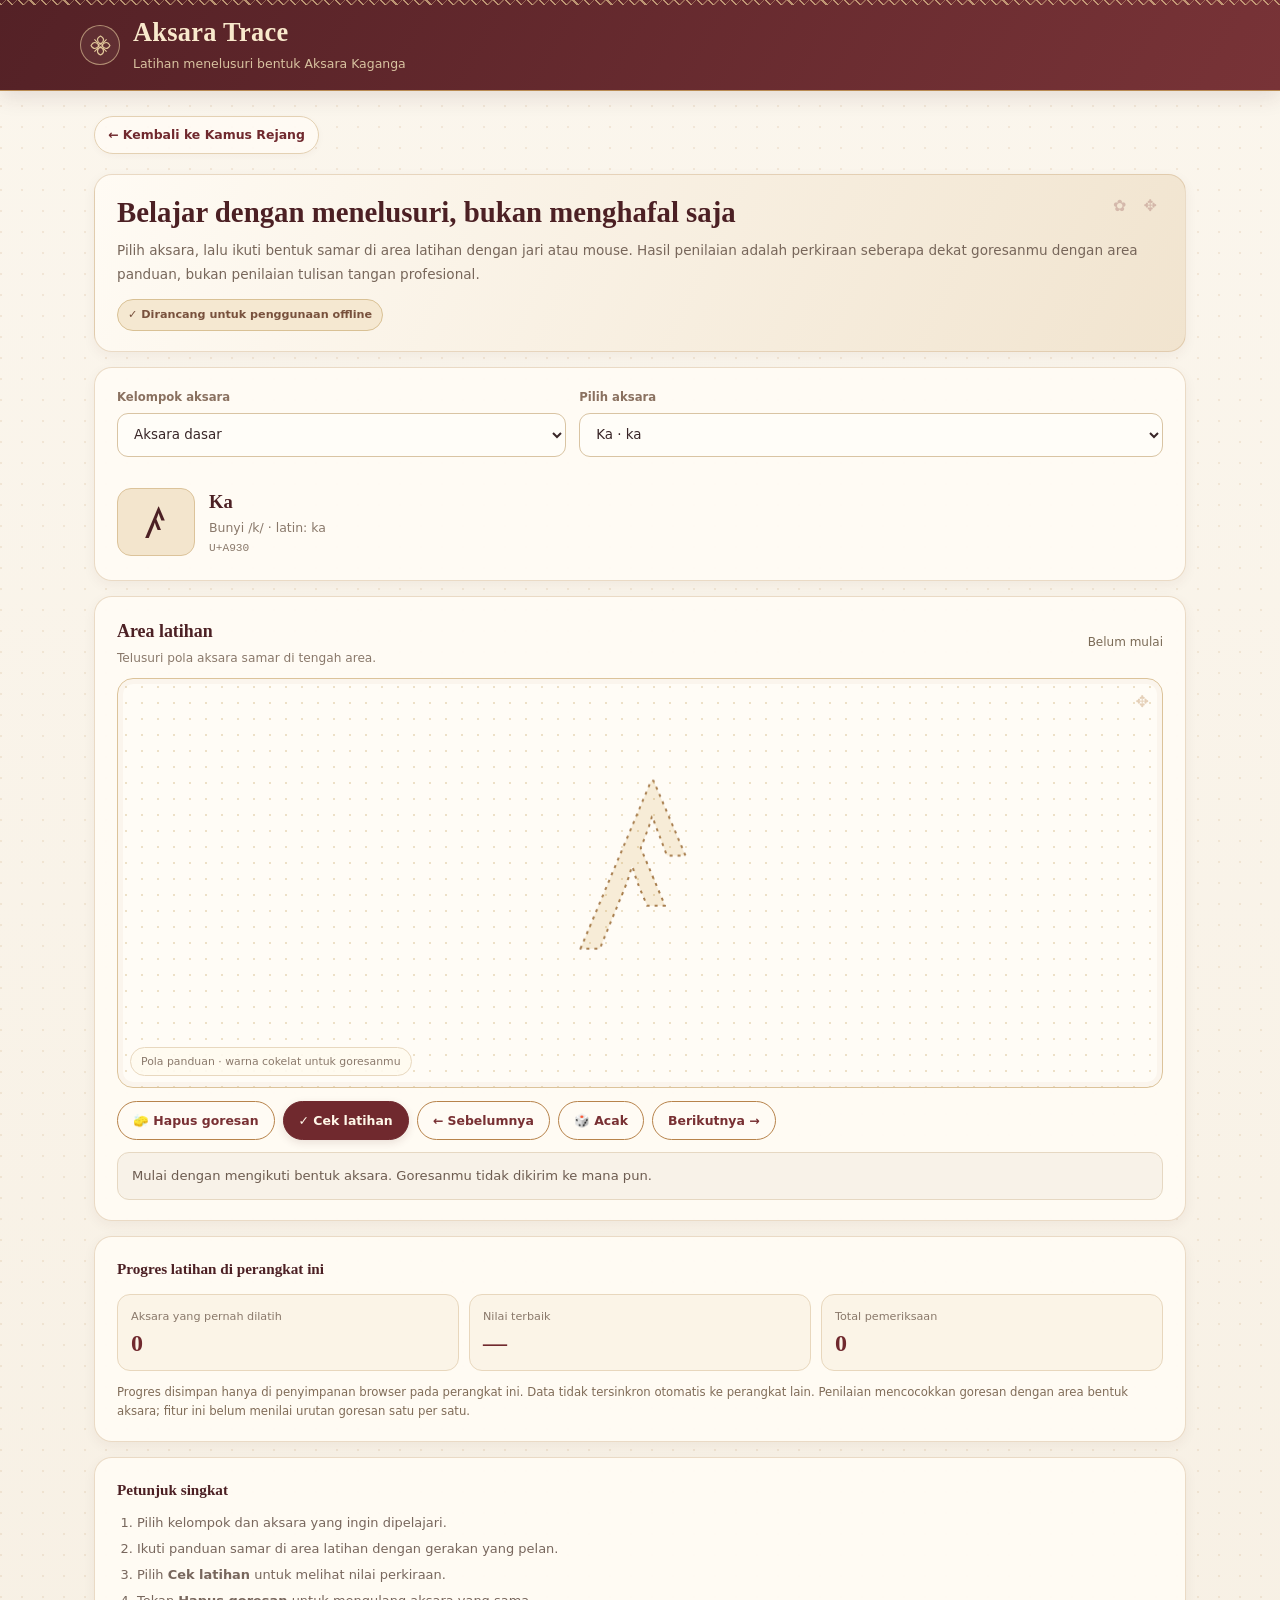
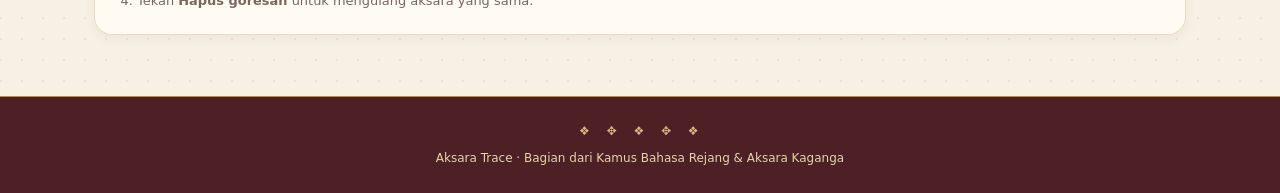
<file: trace.html>
<!DOCTYPE html>
<html lang="id">
<head>
<meta charset="UTF-8">
<meta name="viewport" content="width=device-width, initial-scale=1, viewport-fit=cover">
<meta name="theme-color" content="#552124">
<meta name="description" content="Latihan menelusuri bentuk aksara Kaganga Rejang dengan jari atau mouse. Bisa digunakan secara offline setelah aset tersimpan.">
<link rel="manifest" href="./manifest.json">
<link rel="icon" type="image/png" sizes="192x192" href="./icons/icon-192.png">
<title>Aksara Trace · Kamus Bahasa Rejang & Kaganga</title>
<style>
@import url('https://fonts.googleapis.com/css2?family=Noto+Sans+Rejang&display=swap');
:root{--brown-dark:#3D1A00;--brown:#7B3F00;--gold:#C8922A;--gold-light:#F0C060;--cream:#FDF6E3;--white:#fff;--muted:#6B7280;--line:#E5D5BC;--green:#15803d;--red:#b91c1c;}
*{box-sizing:border-box}html{color-scheme:light}body{margin:0;min-height:100vh;background:var(--cream);color:var(--brown-dark);font-family:'Poppins',sans-serif}
a{color:inherit}.topbar{background:linear-gradient(135deg,var(--brown-dark),var(--brown));color:var(--gold-light);padding:17px max(16px,calc((100vw - 960px)/2));box-shadow:0 4px 18px #3d1a0026}.topbar-inner{max-width:960px;margin:auto;display:flex;gap:14px;align-items:center}.logo{font-size:2rem}.title h1{font-size:clamp(1.2rem,4vw,1.65rem);line-height:1.2;margin:0;font-weight:700}.title p{font-size:.8rem;margin:5px 0 0;color:#f7e7c1}.top-links{max-width:960px;margin:0 auto;padding:10px 14px 0}.backlink{display:inline-flex;align-items:center;gap:7px;padding:8px 12px;border:1px solid var(--line);border-radius:10px;background:#fff;text-decoration:none;font-size:.82rem;font-weight:600;color:var(--brown)}main{max-width:960px;margin:0 auto;padding:16px 14px 32px}.intro,.panel{background:var(--white);border:1px solid #f0e4d2;border-radius:17px;padding:18px;box-shadow:0 3px 14px #3d1a000d;margin-bottom:14px}.intro{background:linear-gradient(130deg,#fff,#fffaf0)}.intro h2{font-size:1.05rem;margin:0 0 6px}.intro p{font-size:.85rem;line-height:1.7;color:#665548;margin:0}.pill{display:inline-block;margin-top:10px;border-radius:99px;background:#f9edcf;color:#79500b;padding:4px 9px;font-size:.72rem;font-weight:600}.controls{display:grid;grid-template-columns:1fr 1.4fr;gap:12px}.field label{display:block;font-size:.77rem;font-weight:700;color:#705745;margin-bottom:6px}.field select{width:100%;padding:11px 12px;border:2px solid var(--line);background:#fffaf0;border-radius:10px;font:inherit;font-size:.88rem;color:var(--brown-dark);outline-offset:2px}.target-row{display:flex;align-items:center;gap:14px;margin-top:16px}.target-symbol{font-family:'Noto Sans Rejang',serif;font-size:2.6rem;line-height:1.35;min-width:78px;text-align:center;background:#fff8e7;border:1px solid #f2ddaf;border-radius:13px;padding:4px}.target-meta{min-width:0}.target-meta strong{display:block;font-size:1rem}.target-meta span{display:block;color:var(--muted);font-size:.8rem;margin-top:2px}.unicode{font-family:ui-monospace,SFMono-Regular,Consolas,monospace!important;font-size:.7rem!important}.stage-head{display:flex;align-items:center;justify-content:space-between;gap:12px;flex-wrap:wrap;margin-bottom:10px}.stage-head h3{font-size:.95rem;margin:0}.stage-head p{font-size:.74rem;color:var(--muted);margin:3px 0 0}.trace-stage{position:relative;height:320px;width:100%;overflow:hidden;border:2px solid #ead6ad;border-radius:14px;background:radial-gradient(circle at center,#fffdf7,#fff8e9);touch-action:none;user-select:none;-webkit-user-select:none}.trace-stage canvas{position:absolute;inset:0;display:block;width:100%;height:100%;touch-action:none}.trace-stage .stage-label{pointer-events:none;position:absolute;bottom:10px;left:12px;z-index:3;background:#ffffffcf;border:1px solid #eadfc9;border-radius:8px;padding:4px 8px;color:#826d59;font-size:.68rem}.actions{display:flex;flex-wrap:wrap;gap:8px;margin-top:12px}.btn{appearance:none;display:inline-flex;justify-content:center;align-items:center;gap:6px;border:0;border-radius:10px;padding:10px 13px;font:600 .82rem 'Poppins',sans-serif;cursor:pointer;transition:transform .12s,background .12s}.btn:active{transform:scale(.98)}.btn-primary{background:var(--gold);color:#fff}.btn-primary:hover{background:var(--brown)}.btn-outline{background:#fff;border:1px solid #d8bd8d;color:var(--brown)}.btn-outline:hover{background:#fff3d8}.btn:focus-visible,select:focus-visible,a:focus-visible{outline:3px solid #e4ae39;outline-offset:2px}.feedback{min-height:48px;margin-top:12px;border-radius:11px;background:#f8f5ef;border:1px solid #ece1d0;padding:10px 12px;font-size:.82rem;line-height:1.5;color:#5e4c3d}.feedback.good{background:#f0fdf4;color:#166534;border-color:#bbf7d0}.feedback.need{background:#fff7ed;color:#9a3412;border-color:#fed7aa}.progress-grid{display:grid;grid-template-columns:repeat(3,1fr);gap:9px}.stat{background:#fffaf0;border:1px solid #eee0c7;border-radius:12px;padding:12px}.stat span{display:block;font-size:.7rem;color:var(--muted)}.stat strong{display:block;margin-top:2px;font-size:1.15rem;color:var(--brown)}.help{margin:0;padding-left:19px;color:#655547;font-size:.8rem;line-height:1.8}.note{font-size:.73rem!important;color:#806c58!important;line-height:1.6!important;margin:12px 0 0!important}.footer{text-align:center;padding:8px 14px 24px;color:#8b7864;font-size:.72rem}.font-warning{display:none;margin-top:10px;font-size:.75rem;color:#9a3412;line-height:1.6}.font-warning.show{display:block}
@media(max-width:560px){.controls{grid-template-columns:1fr}.intro,.panel{padding:14px}.trace-stage{height:290px}.btn{flex:1 1 calc(50% - 8px)}.target-row{align-items:flex-start}.progress-grid{gap:6px}.stat{padding:10px}.topbar{padding:15px 16px}}
@media(prefers-reduced-motion:reduce){*{transition:none!important;animation:none!important}}

/* ===== Shared Rejang Heritage style: matches the main Kamus app ===== */
:root{--brown-dark:#552124;--brown:#7A3032;--gold:#B7834B;--gold-light:#D8B982;--cream:#F7F0E3;--white:#FFFBF3;--muted:#72665D;--line:#E2D1B5;}
html{background:#F7F0E3}
body{color:#402526;background:radial-gradient(circle at 11% 13%,rgba(183,131,75,.10) 0 1px,transparent 1.7px) 0 0/19px 19px,radial-gradient(circle at 80% 74%,rgba(122,48,50,.035) 0 1px,transparent 1.7px) 4px 7px/23px 23px,linear-gradient(180deg,#FBF6EC 0%,#F4EBDD 100%);font-family:'Poppins','Trebuchet MS',Arial,sans-serif}
.topbar{position:relative;overflow:hidden;background:linear-gradient(130deg,#542124 0%,#743033 55%,#5A2427 100%);color:#F1D8A5;padding:23px 16px 19px;box-shadow:0 7px 24px rgba(70,28,30,.18);border-bottom:1px solid #B98651}
.topbar::before{content:"";position:absolute;top:0;left:0;right:0;height:8px;background:repeating-linear-gradient(45deg,#D5B47A 0 2px,transparent 2px 9px),repeating-linear-gradient(-45deg,rgba(245,224,180,.72) 0 1px,transparent 1px 9px);opacity:.75}
.topbar-inner{position:relative;max-width:1040px;gap:13px}
.logo{width:43px;height:43px;display:grid;place-items:center;flex:0 0 43px;border:1px solid rgba(226,193,135,.7);border-radius:50%;color:#E6C58D;background:rgba(255,247,226,.055);font-size:1rem}
.logo svg{width:29px;height:29px}
.title h1{font-family:Georgia,'Times New Roman',serif;font-size:clamp(1.2rem,4vw,1.65rem);font-weight:700;letter-spacing:.01em;color:#F9E6BF}
.title p{font-size:.78rem;line-height:1.55;color:#E4CDA2}
.top-links{max-width:1040px;margin:12px auto 0;padding:0 16px}
.backlink{background:#FFFBF3;border:1px solid #D9C39F;border-radius:999px;color:#783033;padding:8px 14px;font-weight:600;box-shadow:0 2px 7px rgba(82,37,35,.035)}
main{max-width:1040px;padding:17px 16px 32px}
.intro,.panel{position:relative;background:rgba(255,251,243,.96);border:1px solid rgba(184,135,78,.25);border-radius:17px;padding:20px;box-shadow:0 5px 18px rgba(82,37,35,.055);margin-bottom:15px}
.intro{overflow:hidden;background:linear-gradient(115deg,rgba(255,251,243,.97),rgba(247,237,219,.93));padding:24px}
.intro::after{content:"✿  ✥";position:absolute;right:22px;top:18px;color:rgba(122,48,50,.25);font-size:1rem;letter-spacing:6px}
.intro h2,.panel h3,.stage-head h3{font-family:Georgia,'Times New Roman',serif;color:#5A2225}
.intro h2{font-size:clamp(1.15rem,3vw,1.45rem);line-height:1.25;margin:0 0 8px;max-width:760px}
.intro p{color:#746258;line-height:1.75}
.pill{background:#F1E0C4;color:#783033;border:1px solid #E3C89B;border-radius:999px}
.controls{gap:13px}
.field label{color:#76584A}
.field select{border:1px solid #E1D0B6;background:#FFFCF5;border-radius:11px;color:#49282A}
.field select:focus{border-color:#B7834B;box-shadow:0 0 0 3px rgba(183,131,75,.12)}
.target-row{padding:14px 0 2px}
.target-symbol{font-family:'Noto Sans Rejang',serif;color:#572528;background:#F8EEDC;border:1px solid #E4D0AC;border-radius:14px}
.target-meta strong{font-family:Georgia,'Times New Roman',serif;color:#713033;font-size:1.05rem}
.target-meta span{color:#7C6A5C}
.trace-stage{height:350px;border:1px solid #D0AC72;border-radius:16px;background:radial-gradient(circle at center,rgba(255,253,247,.98),rgba(248,238,220,.98));box-shadow:inset 0 0 0 5px rgba(183,131,75,.055)}
.trace-stage::before{content:"✥";position:absolute;top:10px;right:13px;z-index:4;color:rgba(183,131,75,.36);font-size:1rem;pointer-events:none}
.trace-stage .stage-label{background:rgba(255,251,243,.86);border-color:#E0CEB2;color:#806858;border-radius:999px}
.stage-head h3{font-size:1.05rem}
.stage-head p{color:#817064}
.actions{gap:9px}
.btn{border-radius:999px;padding:10px 16px;font-family:'Poppins',sans-serif}
.btn-primary{background:#783033;color:#FFF7E8;box-shadow:0 3px 9px rgba(86,32,35,.12)}
.btn-primary:hover{background:#552124}
.btn-outline{border:1px solid #B7834B;color:#783033;background:#FFFBF3}
.btn-outline:hover{background:#F1E0C5}
.feedback{background:#FBF4E7;border:1px solid #E8D7BD;color:#675447;border-radius:13px}
.feedback.good{background:#E6EFE3;color:#315C3B;border-color:#B7CDB1}
.feedback.need{background:#F8E5DE;color:#87352E;border-color:#E7BEB2}
.progress-grid{gap:10px}
.stat{background:#FBF4E7;border:1px solid #E8D7BD;border-radius:13px}
.stat span{color:#7A6A5D}
.stat strong{color:#783033;font-family:Georgia,'Times New Roman',serif}
.help{color:#6C5B4F;line-height:1.9}
.note{color:#806C58}
.footer{position:relative;overflow:hidden;margin-top:15px;padding:28px 16px 24px;border-top:3px solid #BE935D;background:#542124;color:#E6D2AD}
.footer::before{content:"❖　✥　❖　✥　❖";display:block;color:#D8B982;letter-spacing:.2em;margin-bottom:8px}
.font-warning.show{background:#F8E5DE;border:1px solid #E7BEB2;border-radius:11px;padding:9px 12px}
@media(max-width:560px){.topbar{padding:21px 14px 17px}.topbar-inner{gap:10px}.logo{width:38px;height:38px;flex-basis:38px}.logo svg{width:25px;height:25px}.title h1{font-size:1.22rem}.title p{font-size:.73rem}.top-links{padding:0 12px}.intro{padding:19px 16px}.intro::after{right:15px;top:12px}.panel{padding:15px}.trace-stage{height:290px}.target-row{align-items:flex-start}.btn{flex:1 1 calc(50% - 8px)}.progress-grid{gap:7px}.stat{padding:10px}}

</style>
<link rel="stylesheet" href="./styles.css">
</head>
<body class="trace-body">
<header class="topbar"><div class="topbar-inner"><div class="logo" aria-label="Motif Rafflesia Bengkulu" title="Motif Rafflesia Bengkulu"><svg viewBox="0 0 40 40" aria-hidden="true"><g fill="none" stroke="currentColor" stroke-width="1.7" stroke-linejoin="round"><path d="M20 6 C14 9 14 14 20 18 C26 14 26 9 20 6Z"/><path d="M34 20 C31 14 26 14 22 20 C26 26 31 26 34 20Z"/><path d="M20 34 C26 31 26 26 20 22 C14 26 14 31 20 34Z"/><path d="M6 20 C9 26 14 26 18 20 C14 14 9 14 6 20Z"/><path d="M11 11 L16 16 M29 11 L24 16 M29 29 L24 24 M11 29 L16 24"/><circle cx="20" cy="20" r="3.2"/></g></svg></div><div class="title"><h1>Aksara Trace</h1><p>Latihan menelusuri bentuk Aksara Kaganga</p></div></div></header>
<div class="top-links"><a class="backlink" href="./">← Kembali ke Kamus Rejang</a></div>
<main>
  <section class="intro">
    <h2>Belajar dengan menelusuri, bukan menghafal saja</h2>
    <p>Pilih aksara, lalu ikuti bentuk samar di area latihan dengan jari atau mouse. Hasil penilaian adalah perkiraan seberapa dekat goresanmu dengan area panduan, bukan penilaian tulisan tangan profesional.</p>
    <span class="pill">✓ Dirancang untuk penggunaan offline</span>
  </section>

  <section class="panel" aria-labelledby="pilih-title">
    <div class="controls">
      <div class="field"><label id="pilih-title" for="groupSelect">Kelompok aksara</label><select id="groupSelect"><option value="konsonan">Aksara dasar</option><option value="vokal">Tanda vokal</option><option value="angka">Angka Kaganga</option></select></div>
      <div class="field"><label for="charSelect">Pilih aksara</label><select id="charSelect"></select></div>
    </div>
    <div class="target-row">
      <div class="target-symbol" id="targetSymbol" lang="rejang">ꤰ</div>
      <div class="target-meta"><strong id="targetName">Ka</strong><span id="targetLatin">Bunyi /k/ · latin: ka</span><span id="targetUnicode" class="unicode">Unicode U+A930</span></div>
    </div>
  </section>

  <section class="panel" aria-labelledby="stage-title">
    <div class="stage-head"><div><h3 id="stage-title">Area latihan</h3><p>Telusuri pola aksara samar di tengah area.</p></div><span id="drawState" style="font-size:.75rem;color:#7b6b57">Belum mulai</span></div>
    <div class="trace-stage" id="traceStage" aria-label="Area untuk menelusuri aksara Kaganga">
      <canvas id="guideCanvas" aria-hidden="true"></canvas>
      <canvas id="inkCanvas" aria-label="Gambar aksara dengan jari, pena, atau mouse"></canvas>
      <span class="stage-label" aria-hidden="true">Pola panduan · warna cokelat untuk goresanmu</span>
    </div>
    <div id="fontWarning" class="font-warning">Aksara mungkin belum tampil sempurna karena font belum tersedia. Sambungkan ke internet dan buka ulang halaman ini sekali agar font tersimpan, lalu coba lagi secara offline.</div>
    <div class="actions">
      <button class="btn btn-outline" id="clearBtn" type="button">🧽 Hapus goresan</button>
      <button class="btn btn-primary" id="checkBtn" type="button">✓ Cek latihan</button>
      <button class="btn btn-outline" id="prevBtn" type="button">← Sebelumnya</button>
      <button class="btn btn-outline" id="randomBtn" type="button">🎲 Acak</button>
      <button class="btn btn-outline" id="nextBtn" type="button">Berikutnya →</button>
    </div>
    <div id="feedback" class="feedback" role="status" aria-live="polite">Mulai dengan mengikuti bentuk aksara. Goresanmu tidak dikirim ke mana pun.</div>
  </section>

  <section class="panel">
    <h3 style="font-size:.95rem;margin:0 0 12px">Progres latihan di perangkat ini</h3>
    <div class="progress-grid">
      <div class="stat"><span>Aksara yang pernah dilatih</span><strong id="trainedCount">0</strong></div>
      <div class="stat"><span>Nilai terbaik</span><strong id="bestScore">—</strong></div>
      <div class="stat"><span>Total pemeriksaan</span><strong id="checkCount">0</strong></div>
    </div>
    <p class="note">Progres disimpan hanya di penyimpanan browser pada perangkat ini. Data tidak tersinkron otomatis ke perangkat lain. Penilaian mencocokkan goresan dengan area bentuk aksara; fitur ini belum menilai urutan goresan satu per satu.</p>
  </section>

  <section class="panel">
    <h3 style="font-size:.95rem;margin:0 0 8px">Petunjuk singkat</h3>
    <ol class="help">
      <li>Pilih kelompok dan aksara yang ingin dipelajari.</li>
      <li>Ikuti panduan samar di area latihan dengan gerakan yang pelan.</li>
      <li>Pilih <b>Cek latihan</b> untuk melihat nilai perkiraan.</li>
      <li>Tekan <b>Hapus goresan</b> untuk mengulang aksara yang sama.</li>
    </ol>
  </section>
</main>
<footer class="footer">Aksara Trace · Bagian dari Kamus Bahasa Rejang & Aksara Kaganga</footer>

<script>
'use strict';
// Data diselaraskan dengan daftar Kaganga yang ada di index.html utama.
const AKSARA = {
  konsonan: [
    {huruf:'ꤰ',unicode:'U+A930',latin:'ka',ipa:'k',nama:'Ka'},
    {huruf:'ꤱ',unicode:'U+A931',latin:'ga',ipa:'g',nama:'Ga'},
    {huruf:'ꤲ',unicode:'U+A932',latin:'nga',ipa:'ŋ',nama:'Nga'},
    {huruf:'ꤳ',unicode:'U+A933',latin:'ta',ipa:'t',nama:'Ta'},
    {huruf:'ꤴ',unicode:'U+A934',latin:'da',ipa:'d',nama:'Da'},
    {huruf:'ꤵ',unicode:'U+A935',latin:'na',ipa:'n',nama:'Na'},
    {huruf:'ꤶ',unicode:'U+A936',latin:'pa',ipa:'p',nama:'Pa'},
    {huruf:'ꤷ',unicode:'U+A937',latin:'ba',ipa:'b',nama:'Ba'},
    {huruf:'ꤸ',unicode:'U+A938',latin:'ma',ipa:'m',nama:'Ma'},
    {huruf:'ꤹ',unicode:'U+A939',latin:'ca',ipa:'tʃ',nama:'Ca'},
    {huruf:'ꤺ',unicode:'U+A93A',latin:'ja',ipa:'dʒ',nama:'Ja'},
    {huruf:'ꤻ',unicode:'U+A93B',latin:'nya',ipa:'ɲ',nama:'Nya'},
    {huruf:'ꤼ',unicode:'U+A93C',latin:'sa',ipa:'s',nama:'Sa'},
    {huruf:'ꤽ',unicode:'U+A93D',latin:'ra',ipa:'r',nama:'Ra'},
    {huruf:'ꤾ',unicode:'U+A93E',latin:'la',ipa:'l',nama:'La'},
    {huruf:'ꤿ',unicode:'U+A93F',latin:'ya',ipa:'j',nama:'Ya'},
    {huruf:'ꥀ',unicode:'U+A940',latin:'wa',ipa:'w',nama:'Wa'},
    {huruf:'ꥁ',unicode:'U+A941',latin:'ha',ipa:'h',nama:'Ha'},
    {huruf:'ꥂ',unicode:'U+A942',latin:'mba',ipa:'mb',nama:'Mba'},
    {huruf:'ꥃ',unicode:'U+A943',latin:'ngga',ipa:'ŋɡ',nama:'Ngga'},
    {huruf:'ꥄ',unicode:'U+A944',latin:'nda',ipa:'nd',nama:'Nda'},
    {huruf:'ꥅ',unicode:'U+A945',latin:'ndra',ipa:'ndr',nama:'Ndra'},
    {huruf:'ꥆ',unicode:'U+A946',latin:'ngka',ipa:'ŋk',nama:'Ngka'}
  ],
  vokal: [
    {huruf:'ꥇ',unicode:'U+A947',latin:'i',nama:'Vokal I',contoh:'ki'},
    {huruf:'ꥈ',unicode:'U+A948',latin:'u',nama:'Vokal U',contoh:'ku'},
    {huruf:'ꥉ',unicode:'U+A949',latin:'e',nama:'Vokal E',contoh:'ke'},
    {huruf:'ꥊ',unicode:'U+A94A',latin:'ai',nama:'Vokal AI',contoh:'kai'},
    {huruf:'ꥋ',unicode:'U+A94B',latin:'o',nama:'Vokal O',contoh:'ko'},
    {huruf:'ꥌ',unicode:'U+A94C',latin:'au',nama:'Vokal AU',contoh:'kau'},
    {huruf:'ꥍ',unicode:'U+A94D',latin:'(mati)',nama:'Virama',contoh:'k mati'},
    {huruf:'ꥎ',unicode:'U+A94E',latin:'ea',nama:'Vokal EA',contoh:'kea'}
  ],
  angka: [
    {huruf:'꤀',unicode:'U+A900',latin:'0',nama:'Nol'},
    {huruf:'꤁',unicode:'U+A901',latin:'1',nama:'Satu'},
    {huruf:'꤂',unicode:'U+A902',latin:'2',nama:'Dua'},
    {huruf:'꤃',unicode:'U+A903',latin:'3',nama:'Tiga'},
    {huruf:'꤄',unicode:'U+A904',latin:'4',nama:'Empat'},
    {huruf:'꤅',unicode:'U+A905',latin:'5',nama:'Lima'},
    {huruf:'꤆',unicode:'U+A906',latin:'6',nama:'Enam'},
    {huruf:'꤇',unicode:'U+A907',latin:'7',nama:'Tujuh'},
    {huruf:'꤈',unicode:'U+A908',latin:'8',nama:'Delapan'},
    {huruf:'꤉',unicode:'U+A909',latin:'9',nama:'Sembilan'}
  ]
};

const groupSelect = document.getElementById('groupSelect');
const charSelect = document.getElementById('charSelect');
const targetSymbol = document.getElementById('targetSymbol');
const targetName = document.getElementById('targetName');
const targetLatin = document.getElementById('targetLatin');
const targetUnicode = document.getElementById('targetUnicode');
const stage = document.getElementById('traceStage');
const guideCanvas = document.getElementById('guideCanvas');
const inkCanvas = document.getElementById('inkCanvas');
const guideCtx = guideCanvas.getContext('2d', {willReadFrequently:true});
const inkCtx = inkCanvas.getContext('2d', {willReadFrequently:true});
const feedback = document.getElementById('feedback');
const drawState = document.getElementById('drawState');
const fontWarning = document.getElementById('fontWarning');
const STORE_KEY = 'kamus-rejang-aksara-trace-v1';
let currentList = AKSARA.konsonan;
let currentItem = currentList[0];
let drawing = false;
let hasInk = false;
let dpr = 1;
let viewWidth = 0;
let viewHeight = 0;
let currentGuideText = '';
const maskCanvas = document.createElement('canvas');
const maskCtx = maskCanvas.getContext('2d', {willReadFrequently:true});

function getGuideText(item) {
  // Tanda vokal dipasangkan dengan ꤰ agar bentuk gabungannya terlihat saat latihan.
  if (groupSelect.value === 'vokal') return 'ꤰ' + item.huruf;
  return item.huruf;
}
function fillCharOptions() {
  currentList = AKSARA[groupSelect.value];
  charSelect.replaceChildren();
  currentList.forEach((item, index) => {
    const option = document.createElement('option');
    option.value = String(index);
    option.textContent = item.nama + ' · ' + (item.latin || '');
    charSelect.appendChild(option);
  });
  charSelect.value = '0';
  showCurrent();
}
function showCurrent() {
  currentList = AKSARA[groupSelect.value];
  currentItem = currentList[Number(charSelect.value)] || currentList[0];
  currentGuideText = getGuideText(currentItem);
  targetSymbol.textContent = currentGuideText;
  targetName.textContent = currentItem.nama;
  const latin = currentItem.ipa ? `Bunyi /${currentItem.ipa}/ · latin: ${currentItem.latin}` :
    (currentItem.contoh ? `Contoh bentuk: ${currentItem.contoh} · tanda: ${currentItem.latin}` : `Angka: ${currentItem.latin}`);
  targetLatin.textContent = latin;
  targetUnicode.textContent = currentItem.unicode + (groupSelect.value === 'vokal' ? ' · contoh dengan ꤰ' : '');
  clearInk(false);
  drawGuide();
  updateStats();
}
function prepareCanvas(canvas, ctx) {
  const rect = stage.getBoundingClientRect();
  viewWidth = Math.max(1, rect.width);
  viewHeight = Math.max(1, rect.height);
  dpr = Math.max(1, Math.min(window.devicePixelRatio || 1, 2.5));
  const width = Math.round(viewWidth * dpr);
  const height = Math.round(viewHeight * dpr);
  if (canvas.width !== width || canvas.height !== height) {
    canvas.width = width;
    canvas.height = height;
    canvas.style.width = '100%';
    canvas.style.height = '100%';
  }
  ctx.setTransform(dpr, 0, 0, dpr, 0, 0);
}
function drawGuide() {
  prepareCanvas(guideCanvas, guideCtx);
  prepareCanvas(inkCanvas, inkCtx);
  guideCtx.clearRect(0, 0, viewWidth, viewHeight);
  let fontSize = Math.min(230, viewHeight * 0.75);
  guideCtx.textAlign = 'center';
  guideCtx.textBaseline = 'middle';
  guideCtx.lineJoin = 'round';
  guideCtx.font = `${fontSize}px "Noto Sans Rejang", serif`;
  while (guideCtx.measureText(currentGuideText).width > viewWidth * 0.82 && fontSize > 48) {
    fontSize -= 8;
    guideCtx.font = `${fontSize}px "Noto Sans Rejang", serif`;
  }
  guideCtx.fillStyle = 'rgba(200,146,42,0.15)';
  guideCtx.strokeStyle = 'rgba(123,63,0,0.68)';
  guideCtx.lineWidth = 2;
  guideCtx.setLineDash([3, 5]);
  guideCtx.strokeText(currentGuideText, viewWidth / 2, viewHeight / 2);
  guideCtx.setLineDash([]);
  guideCtx.fillText(currentGuideText, viewWidth / 2, viewHeight / 2);

  maskCanvas.width = guideCanvas.width;
  maskCanvas.height = guideCanvas.height;
  maskCtx.setTransform(dpr, 0, 0, dpr, 0, 0);
  maskCtx.clearRect(0, 0, viewWidth, viewHeight);
  maskCtx.font = guideCtx.font;
  maskCtx.textAlign = 'center';
  maskCtx.textBaseline = 'middle';
  maskCtx.fillStyle = '#000';
  maskCtx.fillText(currentGuideText, viewWidth / 2, viewHeight / 2);
  if (document.fonts) fontWarning.classList.toggle('show', !document.fonts.check(`${fontSize}px "Noto Sans Rejang"`));
}
function clearInk(showMessage = true) {
  if (inkCtx && viewWidth && viewHeight) inkCtx.clearRect(0, 0, viewWidth, viewHeight);
  hasInk = false;
  drawState.textContent = 'Belum mulai';
  if (showMessage) {
    feedback.className = 'feedback';
    feedback.textContent = 'Area sudah dibersihkan. Coba telusuri pola aksara sekali lagi.';
  }
}
function pointerPoint(event) {
  const rect = inkCanvas.getBoundingClientRect();
  return {x: (event.clientX - rect.left) * (viewWidth / rect.width), y: (event.clientY - rect.top) * (viewHeight / rect.height)};
}
inkCanvas.addEventListener('pointerdown', event => {
  event.preventDefault();
  drawing = true;
  hasInk = true;
  inkCanvas.setPointerCapture?.(event.pointerId);
  const point = pointerPoint(event);
  inkCtx.beginPath();
  inkCtx.arc(point.x, point.y, 4.2, 0, Math.PI * 2);
  inkCtx.fillStyle = '#7B3F00';
  inkCtx.fill();
  inkCtx.beginPath();
  inkCtx.moveTo(point.x, point.y);
  drawState.textContent = 'Sedang berlatih…';
  feedback.className = 'feedback';
  feedback.textContent = 'Goresan sedang direkam di perangkat ini.';
});
inkCanvas.addEventListener('pointermove', event => {
  if (!drawing) return;
  event.preventDefault();
  const point = pointerPoint(event);
  inkCtx.lineTo(point.x, point.y);
  inkCtx.strokeStyle = '#7B3F00';
  inkCtx.lineWidth = 8;
  inkCtx.lineCap = 'round';
  inkCtx.lineJoin = 'round';
  inkCtx.stroke();
  inkCtx.beginPath();
  inkCtx.moveTo(point.x, point.y);
});
function endStroke() {
  if (!drawing) return;
  drawing = false;
  inkCtx.closePath();
  drawState.textContent = 'Goresan dibuat';
}
inkCanvas.addEventListener('pointerup', endStroke);
inkCanvas.addEventListener('pointercancel', endStroke);
inkCanvas.addEventListener('lostpointercapture', endStroke);

function calculateMatch() {
  if (!hasInk) return null;
  const ink = inkCtx.getImageData(0, 0, inkCanvas.width, inkCanvas.height).data;
  const mask = maskCtx.getImageData(0, 0, maskCanvas.width, maskCanvas.height).data;
  const radius = Math.max(3, Math.round(11 * dpr));
  const step = Math.max(1, Math.round(2 * dpr));
  let pixels = 0, hits = 0;
  for (let y = 0; y < inkCanvas.height; y += step) {
    for (let x = 0; x < inkCanvas.width; x += step) {
      const idx = (y * inkCanvas.width + x) * 4;
      if (ink[idx + 3] < 40) continue;
      pixels++;
      let found = false;
      for (let oy = -radius; oy <= radius && !found; oy += step) {
        const yy = y + oy;
        if (yy < 0 || yy >= inkCanvas.height) continue;
        for (let ox = -radius; ox <= radius; ox += step) {
          if (ox * ox + oy * oy > radius * radius) continue;
          const xx = x + ox;
          if (xx < 0 || xx >= inkCanvas.width) continue;
          if (mask[(yy * maskCanvas.width + xx) * 4 + 3] > 20) { found = true; break; }
        }
      }
      if (found) hits++;
    }
  }
  if (pixels < 12) return null;
  return Math.round((hits / pixels) * 100);
}
function loadStats() {
  try {
    const raw = JSON.parse(localStorage.getItem(STORE_KEY) || '{}');
    return {best: raw.best && typeof raw.best === 'object' ? raw.best : {}, checks: Number(raw.checks) || 0};
  } catch (_) { return {best:{}, checks:0}; }
}
function itemKey() { return groupSelect.value + ':' + currentItem.unicode; }
function updateStats() {
  const stats = loadStats();
  const values = Object.values(stats.best).filter(Number.isFinite);
  document.getElementById('trainedCount').textContent = String(values.length);
  document.getElementById('bestScore').textContent = values.length ? Math.max(...values) + '%' : '—';
  document.getElementById('checkCount').textContent = String(stats.checks);
}
function recordScore(score) {
  const stats = loadStats();
  const key = itemKey();
  stats.best[key] = Math.max(Number(stats.best[key]) || 0, score);
  stats.checks += 1;
  try { localStorage.setItem(STORE_KEY, JSON.stringify(stats)); } catch (_) {}
  updateStats();
}
function checkPractice() {
  if (!hasInk) {
    feedback.className = 'feedback need';
    feedback.textContent = 'Belum ada goresan. Gambar di atas pola samar terlebih dahulu, lalu cek latihan.';
    return;
  }
  const score = calculateMatch();
  if (score === null) {
    feedback.className = 'feedback need';
    feedback.textContent = 'Goresan terlalu sedikit untuk diperiksa. Coba telusuri pola sedikit lebih lama.';
    return;
  }
  recordScore(score);
  drawState.textContent = 'Latihan diperiksa';
  if (score >= 75) {
    feedback.className = 'feedback good';
    feedback.textContent = `Bagus! Sekitar ${score}% dari goresan berada dekat area bentuk panduan. Coba ulangi dengan gerakan lebih halus jika ingin meningkatkan hasil.`;
  } else if (score >= 45) {
    feedback.className = 'feedback';
    feedback.textContent = `Hasil perkiraan: ${score}%. Sebagian goresan sudah mengikuti bentuk aksara. Kamu bisa menghapus dan mencoba lagi.`;
  } else {
    feedback.className = 'feedback need';
    feedback.textContent = `Hasil perkiraan: ${score}%. Coba perlambat gerakan dan ikuti pola samar dengan lebih dekat.`;
  }
}
function moveBy(delta) {
  const next = (Number(charSelect.value) + delta + currentList.length) % currentList.length;
  charSelect.value = String(next);
  showCurrent();
}
groupSelect.addEventListener('change', fillCharOptions);
charSelect.addEventListener('change', showCurrent);
document.getElementById('clearBtn').addEventListener('click', () => clearInk(true));
document.getElementById('checkBtn').addEventListener('click', checkPractice);
document.getElementById('prevBtn').addEventListener('click', () => moveBy(-1));
document.getElementById('nextBtn').addEventListener('click', () => moveBy(1));
document.getElementById('randomBtn').addEventListener('click', () => {
  if (currentList.length < 2) return;
  let next = Number(charSelect.value);
  while (next === Number(charSelect.value)) next = Math.floor(Math.random() * currentList.length);
  charSelect.value = String(next);
  showCurrent();
});
let resizeTimer;
window.addEventListener('resize', () => {
  window.clearTimeout(resizeTimer);
  resizeTimer = window.setTimeout(() => {
    drawGuide();
    clearInk(false);
  }, 150);
});

fillCharOptions();
updateStats();
if (document.fonts && document.fonts.ready) {
  document.fonts.ready.then(() => drawGuide()).catch(() => drawGuide());
}
</script>

<script>
if ("serviceWorker" in navigator) {
  window.addEventListener("load", () => {
    navigator.serviceWorker.register("./sw.js", {scope:"./"}).catch(err => console.warn("PWA offline belum aktif:", err));
  });
}
</script>
</body>
</html>
</file>
<file: styles.css>
@import url('https://fonts.googleapis.com/css2?family=Noto+Sans+Rejang&display=swap');
/* Rejang Heritage UI — local stylesheet, no framework or runtime dependency. */
:root{
  --paper:#F7F0E4; --paper-deep:#EEE1CC; --surface:#FFFBF4; --surface-2:#F7EEDD;
  --ink:#392628; --ink-soft:#78675D; --wine:#70292E; --wine-dark:#4C2024;
  --rust:#A64C3E; --gold:#B98B52; --gold-light:#E3C99B; --sage:#7D9277; --sage-pale:#E4E9DE;
  --line:#E4D1B3; --line-strong:#D4B78C; --white:#FFFDF8;
  --shadow-sm:0 4px 13px rgba(68,35,31,.055); --shadow-md:0 14px 38px rgba(68,35,31,.09);
  --radius-sm:12px; --radius-md:18px; --radius-lg:26px;
}
html{scroll-behavior:smooth;background:var(--paper)}
body{font-family:system-ui,-apple-system,BlinkMacSystemFont,"Segoe UI",sans-serif;color:var(--ink);background:radial-gradient(circle at 1px 1px,rgba(185,139,82,.14) 1px,transparent 1.6px) 0 0/21px 21px,linear-gradient(180deg,#FBF6ED 0%,var(--paper) 100%);line-height:1.6}
button,input,select,textarea{font:inherit}
button,a,select{-webkit-tap-highlight-color:transparent}
button:focus-visible,a:focus-visible,input:focus-visible,select:focus-visible,textarea:focus-visible{outline:3px solid rgba(185,139,82,.55);outline-offset:3px}
.app-header{position:sticky;top:0;z-index:100;background:rgba(76,32,36,.98);color:#F8E8C9;border-bottom:1px solid #A9764C;box-shadow:0 8px 25px rgba(64,29,31,.12);padding:0 max(18px,calc((100vw - 1240px)/2));backdrop-filter:blur(12px)}
.app-header::before{content:"";position:absolute;inset:0 0 auto;height:5px;background:repeating-linear-gradient(45deg,rgba(231,201,148,.9) 0 1.5px,transparent 1.5px 8px),repeating-linear-gradient(-45deg,rgba(231,201,148,.5) 0 1px,transparent 1px 8px);opacity:.72;pointer-events:none}
.header-top{width:100%;max-width:1240px;min-height:78px;margin:0 auto;padding:14px 0 8px;display:flex;gap:13px;align-items:center}
.logo{width:40px;height:40px;flex:0 0 40px;display:grid;place-items:center;border-radius:50%;border:1px solid rgba(227,201,155,.62);background:rgba(255,250,235,.06);color:var(--gold-light)}
.logo svg{width:27px;height:27px}
.header-title{min-width:0}
.header-title h1{font-family:Georgia,"Times New Roman",serif;font-size:clamp(1.02rem,1.75vw,1.38rem);line-height:1.2;letter-spacing:.005em;color:#F9E9CC;font-weight:700}
.header-title p{font-size:.7rem;line-height:1.4;color:#D8C2A0;margin-top:4px}
.kaganga-display{font-family:"Noto Sans Rejang",serif;color:#D8B680;font-size:.92rem;letter-spacing:.2em;opacity:.72;margin-top:2px;line-height:1.2}
.app-header nav{width:100%;max-width:1240px;margin:0 auto;display:flex;align-items:stretch;gap:5px;overflow-x:auto;scrollbar-width:none;padding:0 0 0;}
.app-header nav::-webkit-scrollbar{display:none}
.app-header nav button{position:relative;display:inline-flex;align-items:center;justify-content:center;gap:7px;flex:0 0 auto;background:transparent;border:0;border-bottom:2px solid transparent;border-radius:10px 10px 0 0;color:#E4D0AE;padding:11px 13px 12px;white-space:nowrap;font-size:.79rem;font-weight:600;cursor:pointer;transition:background .18s ease,color .18s ease,border-color .18s ease}
.app-header nav button:hover{color:#FFF7E9;background:rgba(255,247,228,.075)}
.app-header nav button.aktif{color:#FFF8EA;background:rgba(255,244,220,.085);border-bottom-color:#DCB778}
.nav-symbol{display:inline-grid;place-items:center;min-width:17px;font-family:Georgia,serif;font-size:1.05rem;color:#E3C18A;line-height:1}
.kaganga-nav{font-family:"Noto Sans Rejang",serif;font-size:1.15rem}
.app-main{max-width:1240px;min-height:62vh;margin:0 auto;padding:28px 22px 42px}
.tab-panel{display:none}
.tab-panel.aktif{display:block;animation:panel-in .24s ease-out both}
@keyframes panel-in{from{opacity:0;transform:translateY(7px)}to{opacity:1;transform:translateY(0)}}
/* Home */
.home-hero{position:relative;display:grid;grid-template-columns:minmax(0,1.15fr) minmax(260px,.85fr);align-items:center;gap:26px;min-height:350px;padding:37px 42px 39px;border:1px solid var(--line-strong);border-radius:var(--radius-lg);overflow:hidden;isolation:isolate;background:linear-gradient(115deg,rgba(255,252,246,.98) 0%,rgba(250,241,225,.98) 65%,rgba(235,226,205,.92) 100%);box-shadow:var(--shadow-md)}
.home-hero::before{content:"";position:absolute;inset:9px;border:1px solid rgba(185,139,82,.28);border-radius:20px;pointer-events:none;z-index:-1}
.home-hero::after{content:"";position:absolute;right:-70px;top:-100px;width:380px;height:380px;border-radius:50%;border:1px solid rgba(185,139,82,.12);box-shadow:0 0 0 22px rgba(185,139,82,.035),0 0 0 48px rgba(185,139,82,.025);pointer-events:none;z-index:-1}
.hero-copy{position:relative;z-index:3;max-width:650px}
.hero-kicker,.section-eyebrow{display:inline-flex;align-items:center;gap:9px;color:#9A6845;font-size:.68rem;font-weight:800;letter-spacing:.18em;text-transform:uppercase}
.kicker-flower{display:inline-grid;place-items:center;width:24px;height:24px;border:1px solid #D5B07A;border-radius:50%;color:var(--rust);font-size:.9rem;letter-spacing:0}
.hero-copy h2{margin:14px 0 13px;color:var(--wine-dark);font-family:Georgia,"Times New Roman",serif;font-size:clamp(2.35rem,4.6vw,4rem);line-height:1.04;letter-spacing:-.045em;font-weight:700;max-width:690px}
.hero-copy h2 em{font-weight:500;color:var(--wine);font-style:italic}
.hero-lead{max-width:570px;color:#74635A;font-size:.97rem;line-height:1.8}
.hero-actions{display:flex;align-items:center;gap:10px;flex-wrap:wrap;margin-top:23px}
.action-primary,.action-secondary{display:inline-flex;align-items:center;justify-content:center;gap:9px;min-height:45px;padding:11px 18px;border-radius:999px;font-weight:700;font-size:.84rem;text-decoration:none;cursor:pointer;transition:transform .18s ease,box-shadow .18s ease,background .18s ease}
.action-primary{border:1px solid var(--wine);background:var(--wine);color:#FFF7E8;box-shadow:0 6px 13px rgba(112,41,46,.15)}
.action-primary:hover{background:var(--wine-dark);transform:translateY(-2px);box-shadow:0 9px 20px rgba(112,41,46,.2)}
.action-secondary{border:1px solid var(--gold);background:rgba(255,251,242,.65);color:var(--wine)}
.action-secondary:hover{background:#F2E2C7;transform:translateY(-2px)}
.hero-note{display:flex;align-items:center;gap:8px;margin-top:22px;color:#867365;font-size:.73rem}
.status-dot{width:7px;height:7px;border-radius:50%;background:#789174;box-shadow:0 0 0 4px rgba(125,146,119,.14)}
.hero-art{position:relative;min-height:258px;display:flex;align-items:center;justify-content:center;isolation:isolate}
.hero-art::before{content:"";position:absolute;width:220px;height:220px;border-radius:46% 54% 48% 52%;background:linear-gradient(145deg,#E7EADB,#D9E1D2);transform:rotate(-15deg);z-index:-2;opacity:.93}
.hero-art::after{content:"";position:absolute;bottom:23px;right:8%;width:190px;height:60px;border-radius:50%;background:rgba(104,119,81,.13);filter:blur(12px);z-index:-1}
.hero-ring{position:absolute;border:1px solid rgba(185,139,82,.45);border-radius:50%;pointer-events:none}
.hero-ring-one{width:274px;height:274px}
.hero-ring-two{width:304px;height:304px;border-style:dashed;opacity:.5}
.rafflesia-art{width:min(100%,218px);height:auto;filter:drop-shadow(0 12px 10px rgba(75,48,37,.12));transform:translateY(-7px);z-index:2}
.hero-glyph{position:absolute;font-family:"Noto Sans Rejang",serif;color:var(--wine);opacity:.4;font-size:2rem;z-index:3}
.glyph-a{top:5%;left:13%}.glyph-b{right:9%;top:20%;font-size:1.55rem}.glyph-c{bottom:12%;left:10%;font-size:1.65rem}
.hero-art-caption{position:absolute;bottom:0;right:0;display:flex;flex-direction:column;gap:1px;align-items:flex-end;color:#6D5347}
.hero-art-caption span{font-size:.55rem;letter-spacing:.18em;font-weight:800;color:#9D714C}
.hero-art-caption strong{font-family:Georgia,"Times New Roman",serif;font-size:.94rem;color:#6D3434}
.hero-art-caption small{font-size:.65rem;color:#8C7B6A}
.hero-art-ornament{position:absolute;left:50%;top:4%;transform:translateX(-50%);color:#B88E58;letter-spacing:.2em;font-size:.8rem}
.hero-border-pattern{position:absolute;bottom:0;left:0;right:0;height:13px;border-top:1px solid #B58A53;background:repeating-linear-gradient(45deg,transparent 0 7px,rgba(112,41,46,.5) 7px 8px,transparent 8px 14px),repeating-linear-gradient(-45deg,transparent 0 7px,rgba(185,139,82,.38) 7px 8px,transparent 8px 14px);opacity:.85}
.home-stats{display:grid;grid-template-columns:repeat(4,minmax(0,1fr));gap:13px;margin:18px 0 39px}
.home-stat{display:flex;align-items:center;gap:12px;min-height:80px;padding:14px 17px;border:1px solid var(--line);border-radius:16px;background:rgba(255,251,244,.79);box-shadow:var(--shadow-sm)}
.home-stat-symbol{display:grid;place-items:center;width:39px;height:39px;flex:0 0 39px;border-radius:12px;border:1px solid #E2CDA8;background:#F5E8D0;color:var(--wine);font-family:Georgia,serif;font-size:1.35rem}
.home-stat div{display:flex;flex-direction:column;min-width:0}
.home-stat strong{font-family:Georgia,"Times New Roman",serif;color:var(--wine);font-size:1.28rem;line-height:1.25}
.home-stat span:last-child{color:#867367;font-size:.72rem}
.explore-section{margin-top:8px}
.section-heading-row{display:flex;justify-content:space-between;align-items:end;gap:14px;margin-bottom:17px}
.section-heading-row h3{margin-top:4px;font-family:Georgia,"Times New Roman",serif;color:var(--wine-dark);font-size:clamp(1.55rem,3vw,2.05rem);line-height:1.15}
.section-heading-row p{margin-top:5px;color:var(--ink-soft);font-size:.86rem}
.heading-floret{font-size:1.9rem;color:#C59B66;opacity:.75;padding:0 8px 6px}
.feature-grid{display:grid;grid-template-columns:repeat(3,minmax(0,1fr));gap:14px}
.feature-card{position:relative;display:flex;flex-direction:column;align-items:flex-start;min-height:207px;padding:21px 21px 18px;border:1px solid var(--line);border-radius:18px;background:rgba(255,251,244,.9);color:var(--ink);text-align:left;text-decoration:none;cursor:pointer;box-shadow:var(--shadow-sm);overflow:hidden;transition:transform .18s ease,border-color .18s ease,box-shadow .18s ease}
.feature-card::after{content:"✥";position:absolute;top:13px;right:16px;color:#D1B17D;opacity:.58;font-size:1rem}
.feature-card:hover{transform:translateY(-4px);border-color:#C8A36E;box-shadow:var(--shadow-md)}
.feature-card-featured{background:linear-gradient(145deg,#FFF9EF,#F3E5D0);border-color:#D8BC91}
.feature-symbol{display:grid;place-items:center;width:46px;height:46px;border-radius:14px;background:#F0E0C8;border:1px solid #E1C59A;color:var(--wine);font-family:Georgia,"Times New Roman",serif;font-size:1.75rem;line-height:1;margin-bottom:15px}
.kaganga-symbol{font-family:"Noto Sans Rejang",serif;font-size:1.65rem}
.feature-title{font-family:Georgia,"Times New Roman",serif;color:var(--wine-dark);font-size:1.17rem;font-weight:700;line-height:1.25}
.feature-desc{margin-top:7px;color:#7A6A5F;font-size:.8rem;line-height:1.65;max-width:360px}
.feature-link{display:inline-flex;gap:9px;align-items:center;margin-top:auto;padding-top:15px;color:#8B4540;font-weight:750;font-size:.75rem}
.feature-link b{font-size:1.05rem;transition:transform .18s ease}
.feature-card:hover .feature-link b{transform:translate(2px,-2px)}
.home-bottom-note,.culture-editorial-note{display:flex;align-items:center;gap:15px;margin-top:24px;padding:18px 21px;border:1px solid #DCC9A6;border-radius:16px;background:linear-gradient(100deg,rgba(237,232,216,.8),rgba(255,250,241,.86))}
.note-flower,.editorial-symbol{display:grid;place-items:center;flex:0 0 40px;width:40px;height:40px;border:1px solid #D0B080;border-radius:50%;color:var(--rust);font-size:1.35rem}
.home-bottom-note strong,.culture-editorial-note strong{font-family:Georgia,"Times New Roman",serif;color:var(--wine);font-size:1rem}
.home-bottom-note p,.culture-editorial-note p{font-size:.78rem;color:#7B6A5F;margin-top:3px;line-height:1.65}
.note-glyph{margin-left:auto;white-space:nowrap;font-family:"Noto Sans Rejang",serif;letter-spacing:.12em;font-size:1.2rem;color:#B48A55;opacity:.8}
/* Shared page headers */
.page-heading{display:flex;align-items:center;justify-content:space-between;gap:18px;margin:3px 0 22px;padding:3px 2px 17px;border-bottom:1px solid #DCC5A0}
.page-heading h2{font-family:Georgia,"Times New Roman",serif;font-size:clamp(1.8rem,3.3vw,2.55rem);letter-spacing:-.025em;line-height:1.12;color:var(--wine-dark);margin:5px 0 7px}
.page-heading p{font-size:.87rem;color:#7A6A5F;line-height:1.7;max-width:800px}
.heading-emblem{display:grid;place-items:center;width:62px;height:62px;flex:0 0 62px;border:1px solid #DABF93;border-radius:19px;background:#F2E5D1;color:var(--wine);font-family:Georgia,serif;font-size:2rem}
/* Dictionary */
.search-area,.kaganga-section,.converter-box,.kuis-card,.word-card,.stats-bar .stat-chip,.info-banner,.trans-box{border:1px solid rgba(190,151,99,.32);box-shadow:var(--shadow-sm);border-radius:18px}
.search-area,.kaganga-section,.converter-box,.kuis-card{background:rgba(255,251,244,.96);padding:22px}
.search-area{position:relative;overflow:hidden;margin-bottom:18px}
.search-area::after{content:"✥";position:absolute;top:12px;right:16px;color:rgba(185,139,82,.42);font-size:1rem;pointer-events:none}
.search-row{display:flex;align-items:center;gap:10px;flex-wrap:wrap;margin-bottom:13px}
.search-input{min-height:48px;min-width:200px;flex:1;border:1px solid #D9C4A3;border-radius:12px;padding:12px 15px;font-family:inherit;font-size:.91rem;outline:none;transition:border-color .18s,box-shadow .18s;background:#FFFDF8;color:var(--ink)}
.search-input:focus{border-color:var(--gold);box-shadow:0 0 0 4px rgba(185,139,82,.12);background:#fff}
select{min-height:44px;border:1px solid #D9C4A3;border-radius:11px;padding:9px 12px;font-family:inherit;font-size:.82rem;background:#FFFDF8;color:var(--ink);outline:none;cursor:pointer}
select:focus{border-color:var(--gold)}
.filter-label{font-size:.74rem;font-weight:750;color:#8C7868;margin-bottom:8px;letter-spacing:.04em}
.chip-group{display:flex;gap:7px;flex-wrap:wrap}
.chip{padding:7px 12px;border-radius:999px;font-size:.73rem;font-weight:650;border:1px solid #E1D0B5;background:#FCF6EB;color:#756357;cursor:pointer;transition:all .15s ease}
.chip:hover,.chip.aktif{background:var(--wine);border-color:var(--wine);color:#FFF6E4}
.stats-bar{display:grid;grid-template-columns:repeat(4,minmax(0,1fr));gap:11px;flex-wrap:wrap;margin:0 0 17px}
.stat-chip{background:#FFFAF1!important;border:1px solid #E4D2B6;font-size:.74rem;color:#796357!important;border-radius:14px;padding:12px 15px;min-width:0}
.stat-chip span{font-family:Georgia,"Times New Roman",serif;font-size:1.35rem;font-weight:700;color:var(--wine)!important;display:block}
.results-count{font-size:.76rem;color:#8A796B;margin:8px 0 11px}
.word-grid{display:grid;grid-template-columns:repeat(2,minmax(0,1fr));gap:13px}
.word-card{position:relative;background:rgba(255,251,244,.96);border-left:3px solid var(--gold);padding:17px 17px 15px;border-radius:15px;transition:transform .18s,border-color .18s,box-shadow .18s}
.word-card:hover{transform:translateY(-2px);box-shadow:var(--shadow-md);border-left-color:var(--wine)}
.word-header{display:flex;align-items:flex-start;gap:10px;margin-bottom:7px;flex-wrap:wrap}
.word-indonesia{font-family:Georgia,"Times New Roman",serif;font-size:1.18rem;font-weight:700;color:var(--wine-dark)}
.word-english{font-size:.79rem;color:#8A796B;font-style:italic;margin-top:1px}
.word-badges{display:flex;gap:5px;flex-wrap:wrap;margin-bottom:11px}
.word-kategori{display:inline-block;font-size:.66rem;padding:4px 9px;background:#F1E2C9;color:#7A3535;border-radius:999px;font-weight:750}
.badge-sumber{display:inline-block;background:#294B68;color:#fff;border-radius:999px;padding:3px 8px;font-size:.62rem;font-weight:700;margin-left:4px;vertical-align:middle}
.berendo-entry{border-left-color:#53718B}.berendo-entry .dialek-kata{color:var(--wine-dark)}
.dialek-grid{display:grid;grid-template-columns:repeat(auto-fit,minmax(135px,1fr));gap:8px}
.dialek-item{background:#F7EEDF;border:1px solid rgba(190,151,99,.15);border-radius:11px;padding:10px 11px;min-width:0}
.dialek-nama{font-size:.62rem;font-weight:800;color:#8A796B;text-transform:uppercase;letter-spacing:.05em;margin-bottom:4px}
.dialek-kata{font-size:.9rem;font-weight:700;color:#71363A;overflow-wrap:anywhere}
.dialek-kaganga{font-family:"Noto Sans Rejang",serif;font-size:1.17rem;color:#874044;margin-top:2px;line-height:1.7;overflow-wrap:anywhere}
.dialek-ipa{font-size:.67rem;color:#8C7B6D;font-style:italic;margin-top:2px}
.empty-state{text-align:center;padding:32px;color:#817064;background:rgba(255,251,244,.65);border:1px dashed #D8C29E;border-radius:14px;grid-column:1/-1}
.empty-state .icon{font-size:2.4rem;margin-bottom:10px}
/* Kaganga and converter */
.subsection-title{font-family:Georgia,"Times New Roman",serif;font-size:1.12rem;font-weight:700;color:var(--wine);margin-bottom:14px;padding-bottom:10px;border-bottom:1px solid #DAB77E;display:flex;align-items:center;gap:8px}
.subsection-title::after{content:"✥";font-family:serif;color:#B7834B;font-size:.85rem;margin-left:auto}
.kaganga-section{margin-bottom:18px}
.char-grid{display:grid;grid-template-columns:repeat(auto-fill,minmax(108px,1fr));gap:10px;margin-bottom:22px}
.char-card{background:#FAF3E6;border:1px solid #E8D8BF;border-radius:14px;padding:13px 8px;text-align:center;cursor:pointer;transition:all .15s;position:relative}
.char-card:hover{background:#F1E0C5;border-color:#C39559;transform:translateY(-2px)}
.char-big{font-family:"Noto Sans Rejang",serif;font-size:2.35rem;color:#562326;line-height:1.4;display:block}
.char-latin{font-size:.82rem;font-weight:750;color:#783033;margin-top:3px}
.char-nama{font-size:.67rem;color:#88776A;margin-top:1px}
.char-unicode{font-size:.61rem;color:#AA9A8A;margin-top:2px;font-family:ui-monospace,monospace}
.char-contoh{display:none;position:absolute;bottom:calc(100% + 8px);left:50%;transform:translateX(-50%);background:var(--wine-dark);color:#fff;padding:8px 12px;border-radius:8px;font-size:.7rem;white-space:nowrap;z-index:10;line-height:1.5;min-width:160px;text-align:left;pointer-events:none}
.char-contoh::after{content:"";position:absolute;top:100%;left:50%;transform:translateX(-50%);border:6px solid transparent;border-top-color:var(--wine-dark)}
.char-card:hover .char-contoh{display:block}
.info-banner{background:linear-gradient(120deg,#542126,#7B3437);color:#F7E5C5;position:relative;overflow:hidden;padding:22px 24px;margin-bottom:18px}
.info-banner::after{content:"✿　✥";position:absolute;right:22px;bottom:8px;color:rgba(229,191,130,.23);font-size:1rem;letter-spacing:5px}
.info-banner h3{font-family:Georgia,"Times New Roman",serif;font-size:1.35rem;color:#F8E7C8;margin-bottom:6px}
.info-banner p{font-size:.82rem;color:#F2DEC0;line-height:1.7;max-width:780px}
.converter-box{margin-bottom:18px}
.converter-cols{display:grid;grid-template-columns:minmax(0,1fr) 36px minmax(0,1fr);gap:13px;align-items:start}
.converter-label{font-size:.72rem;font-weight:800;color:#8A7160;margin-bottom:7px;text-transform:uppercase;letter-spacing:.06em}
.converter-textarea{width:100%;min-height:150px;border:1px solid #D9C4A3;border-radius:12px;padding:12px 14px;font-family:inherit;font-size:.89rem;line-height:1.6;resize:vertical;outline:none;background:#FFFDF8;color:var(--ink)}
.converter-textarea:focus{border-color:var(--gold);box-shadow:0 0 0 4px rgba(185,139,82,.12)}
.converter-output{font-family:"Noto Sans Rejang",serif;font-size:1.55rem;line-height:2;color:var(--wine-dark);background:#F9F0E1;border:1px solid #E0CEB2;border-radius:12px;padding:12px 14px;min-height:150px;word-break:break-word}
.arrow-col{display:flex;align-items:center;justify-content:center;padding-top:55px;font-size:1.4rem;color:var(--gold)}
.btn{display:inline-flex;align-items:center;justify-content:center;gap:7px;padding:9px 15px;border-radius:999px;border:1px solid transparent;cursor:pointer;font-family:inherit;font-size:.79rem;font-weight:750;transition:all .15s ease}
.btn-primary{background:#783033;color:#FFF7E8;box-shadow:0 3px 9px rgba(86,32,35,.12)}
.btn-primary:hover{background:#552124;box-shadow:0 5px 13px rgba(86,32,35,.18);transform:translateY(-1px)}
.btn-outline{border:1px solid #B7834B;color:#783033;background:rgba(255,251,243,.75)}
.btn-outline:hover{background:#F1E0C5}
.btn-row{display:flex;gap:8px;margin-top:13px;flex-wrap:wrap}
.rule-list{display:grid;gap:9px}
.rule-item{display:grid;grid-template-columns:100px 1fr;gap:12px;background:#FBF4E7;border:1px solid #E9DAC3;border-radius:12px;padding:11px 13px;align-items:center}
.rule-latin{font-size:.88rem;font-weight:750;color:#783033;font-family:ui-monospace,monospace}
.rule-desc{font-size:.8rem;color:#76665A;line-height:1.65}
.trans-box{background:#FBF4E7;border-color:#E6D4B8;padding:14px 16px;margin-top:12px}
.trans-row{display:flex;align-items:flex-start;gap:12px;padding:9px 0;border-bottom:1px solid #E7DCCC}
.trans-row:last-child{border-bottom:none}.trans-label{font-size:.72rem;font-weight:800;color:#7C393A;min-width:90px;padding-top:2px;flex-shrink:0}.trans-val{font-size:.89rem;line-height:1.9;flex:1;word-break:break-word}.trans-hit{color:#527052;font-weight:700;margin-right:4px}.trans-miss{color:#9B8A7D;font-style:italic;margin-right:4px}.trans-kaganga{font-family:"Noto Sans Rejang",serif;font-size:1.1rem}
/* Culture page */
.culture-intro{position:relative;display:flex;align-items:center;justify-content:space-between;gap:26px;overflow:hidden;padding:29px 33px;margin-bottom:19px;border:1px solid #DDC6A0;border-radius:23px;background:linear-gradient(108deg,#FFFAF2 0%,#F1E4CF 100%);box-shadow:var(--shadow-sm)}
.culture-intro::after{content:"";position:absolute;right:-68px;top:-100px;width:300px;height:300px;border:1px solid rgba(185,139,82,.24);border-radius:50%;box-shadow:0 0 0 20px rgba(185,139,82,.05),0 0 0 45px rgba(185,139,82,.04)}
.culture-intro-copy{position:relative;z-index:1;max-width:760px}.culture-intro h2{font:700 clamp(2rem,3.9vw,3.1rem)/1.1 Georgia,"Times New Roman",serif;color:var(--wine-dark);letter-spacing:-.03em;margin:7px 0 10px}.culture-intro p{color:#7B6A5F;font-size:.88rem;line-height:1.8;max-width:720px}
.culture-mark{position:relative;z-index:1;display:grid;place-items:center;flex:0 0 160px;width:160px;height:130px;border-left:1px solid rgba(185,139,82,.35);color:#8A4540}.culture-mark-glyph{font-family:"Noto Sans Rejang",serif;font-size:1.7rem;letter-spacing:.15em}.culture-floret{color:#B67A4C;font-size:2.2rem;line-height:1}.culture-mark-line{color:#B78A55;font-size:.8rem;letter-spacing:.15em}
.culture-grid{display:grid;grid-template-columns:repeat(3,minmax(0,1fr));gap:14px}
.culture-card{overflow:hidden;min-width:0;border:1px solid var(--line);border-radius:17px;background:rgba(255,251,244,.94);box-shadow:var(--shadow-sm);transition:transform .18s ease,box-shadow .18s ease}
.culture-card:hover{transform:translateY(-3px);box-shadow:var(--shadow-md)}
.culture-card-wide{grid-column:span 2;display:grid;grid-template-columns:.8fr 1fr;align-items:stretch}
.culture-card-art{position:relative;display:flex;align-items:center;justify-content:center;min-height:155px;overflow:hidden;background:linear-gradient(135deg,#E8E6D8,#DCE4D7)}
.culture-card-body{padding:17px 18px 18px}.culture-tag{display:inline-block;color:#936B43;font-size:.6rem;letter-spacing:.15em;font-weight:850}.culture-card h3{font:700 1.12rem/1.25 Georgia,"Times New Roman",serif;color:var(--wine-dark);margin:5px 0 8px}.culture-card p{font-size:.78rem;color:#7A6A5F;line-height:1.7}.culture-source-note{display:block;margin-top:11px;color:#95816F;font-size:.67rem;line-height:1.55}
.text-action{display:inline-flex;align-items:center;gap:8px;margin-top:12px;padding:0;border:0;background:none;color:#8B4540;font-size:.75rem;font-weight:800;cursor:pointer}.text-action:hover{text-decoration:underline}.text-action span{font-size:1rem}
.art-script{background:linear-gradient(135deg,#713137,#4E2427);color:#E9CC97;gap:20px;font-family:"Noto Sans Rejang",serif;font-size:2.4rem}.art-script::after{content:"";position:absolute;inset:8px;border:1px solid rgba(231,201,148,.38);pointer-events:none}.art-script span{position:relative;z-index:1}.art-script i{position:absolute;right:15px;bottom:7px;font-family:Georgia,serif;font-style:normal;font-size:1.1rem;opacity:.6}
.art-landscape{background:linear-gradient(180deg,#E3E9E2 0%,#E9E1CE 100%)}.sun-disc{position:absolute;top:20px;right:27px;width:26px;height:26px;background:#D6B77D;border-radius:50%;opacity:.85}.hill{position:absolute;bottom:-32px;width:130%;height:130px;border-radius:48% 52% 0 0}.hill-back{background:#A4B4A0;transform:rotate(-9deg);left:-20px}.hill-front{height:94px;background:#667E6B;transform:rotate(9deg);right:-36px;bottom:-45px}.hill-front::before{content:"";position:absolute;left:23%;top:22px;width:110px;height:60px;border-top:2px solid rgba(241,230,204,.52);transform:rotate(-15deg)}
.art-ornament{background:#F2E5CF;color:#A77E4C;flex-direction:column;gap:0}.art-ornament::before,.art-ornament::after{content:"";position:absolute;width:75%;height:1px;background:#C4A06C}.art-ornament::before{top:28px}.art-ornament::after{bottom:28px}.art-ornament span{font-family:Georgia,serif;font-size:1.7rem;line-height:1.25}.art-ornament small{font-size:.5rem;letter-spacing:.18em;margin-top:4px;color:#8B6B4B}
.art-rafflesia{background:linear-gradient(145deg,#DFE7D9,#F1E6D4)}.tiny-flower{display:grid;place-items:center;width:73px;height:73px;border-radius:50%;background:#A54A40;color:#F6DAB0;font-size:2rem;border:5px dotted rgba(255,232,186,.65);box-shadow:0 0 0 13px rgba(165,74,64,.08)}.leaf-spray{position:absolute;right:18%;bottom:17px;color:#71856C;font-size:3.3rem;transform:rotate(-22deg)}.art-caption{position:absolute;bottom:14px;left:13px;font-size:.48rem;letter-spacing:.14em;color:#65775D}
.art-home{background:linear-gradient(145deg,#F2E5CE,#E6D3B2);flex-direction:column;color:#864642}.art-home span{font-family:Georgia,serif;font-size:4rem}.art-home i{font-size:.75rem;letter-spacing:.2em;font-style:normal;color:#BA8D54}
.art-notes{background:linear-gradient(145deg,#F8EDE0,#ECDAC2);display:grid;grid-template-columns:auto auto;justify-content:center;gap:4px 15px;padding:15px;color:#8A4540}.art-notes span:first-child{grid-row:span 3;align-self:start;font:3.8rem Georgia,serif;color:#C69B66}.art-notes span:not(:first-child){font:italic 1.05rem Georgia,serif}
/* Quiz */
.kuis-mode-row{display:flex;gap:8px;justify-content:flex-start;margin:0 0 17px;flex-wrap:wrap}
.skor-panel{display:grid;grid-template-columns:repeat(3,minmax(0,1fr));gap:11px;margin-bottom:13px}
.skor-item{text-align:center;background:#FBF4E7;border:1px solid #E8D7BD;border-radius:15px;padding:14px 18px}
.skor-angka{font-family:Georgia,"Times New Roman",serif;font-size:1.8rem;font-weight:700;color:var(--wine)}
.skor-label{font-size:.64rem;font-weight:800;color:#9A8777;text-transform:uppercase;letter-spacing:.08em}
.progress-bar{height:7px;background:#E9DCC6;border-radius:8px;overflow:hidden;margin-bottom:19px}.progress-fill{height:100%;background:linear-gradient(90deg,#7A3032,#C18F55);border-radius:8px;transition:width .3s}
.kuis-card{position:relative;overflow:hidden;background:linear-gradient(145deg,#FFFBF4,#F4E7D3);padding:27px 22px;text-align:center}
.kuis-card::before,.kuis-card::after{content:"✥";position:absolute;top:13px;color:rgba(183,131,75,.5)}.kuis-card::before{left:17px}.kuis-card::after{right:17px}
.kuis-pertanyaan{font-size:.9rem;color:#8C7868;margin-bottom:8px;font-weight:650}.kuis-target{font-family:"Noto Sans Rejang",serif;font-size:4rem;color:var(--wine-dark);margin:15px 0;line-height:1.4;min-height:72px;display:flex;align-items:center;justify-content:center}.kuis-target.kata{font-family:Georgia,serif;font-size:2rem}
.kuis-pilihan{display:grid;grid-template-columns:repeat(2,minmax(0,1fr));gap:9px;max-width:520px;margin:17px auto 0}.kuis-btn{padding:13px 10px;border-radius:12px;border:1px solid #E5D3B7;background:#FBF4E7;font-family:inherit;font-size:.86rem;font-weight:700;cursor:pointer;transition:all .15s;color:var(--wine-dark)}.kuis-btn:hover:not(:disabled){border-color:#B7834B;background:#F1E0C5}.kuis-btn.benar{background:#E6EFE3;border-color:#86A486;color:#315C3B}.kuis-btn.salah{background:#F8E5DE;border-color:#D7A097;color:#87352E}.kuis-btn:disabled{cursor:not-allowed;opacity:.86}.feedback-msg{font-size:.91rem;font-weight:700;margin-top:13px;min-height:24px}.feedback-msg.benar{color:#55765F}.feedback-msg.salah{color:#A8443A}
/* Old inline About page content, harmonized */
.app-main > #tab-tentang > div[style*="linear-gradient"]{border:1px solid rgba(221,193,148,.65);box-shadow:var(--shadow-sm)}
.app-main > #tab-tentang ul{color:#76665A!important}.app-main pre{white-space:pre;max-width:100%}
.app-footer{position:relative;overflow:hidden;margin-top:16px;padding:27px 16px 24px;border-top:1px solid #B98B52;background:#4C2024;color:#E6D2AD;text-align:center;font-size:.75rem}
.app-footer::before{content:"";position:absolute;top:0;left:0;right:0;height:7px;background:repeating-linear-gradient(45deg,#D2B176 0 1.5px,transparent 1.5px 8px),repeating-linear-gradient(-45deg,rgba(245,224,180,.7) 0 1px,transparent 1px 8px)}
.app-footer p{position:relative;z-index:1;line-height:1.8}.app-footer a{color:#F0D7A5;text-decoration:none}.app-footer a:hover{text-decoration:underline}
/* Trace page gets the same design language without sharing the app's tab layout. */
.trace-body{background:radial-gradient(circle at 1px 1px,rgba(185,139,82,.14) 1px,transparent 1.6px) 0 0/21px 21px,linear-gradient(180deg,#FBF6ED 0%,var(--paper) 100%)}
.trace-body .topbar{position:relative;background:linear-gradient(120deg,#542126,#783337);padding:17px max(16px,calc((100vw - 1120px)/2));border-bottom:1px solid #B98B52;box-shadow:0 6px 20px rgba(64,29,31,.12);color:#F8E8C9}
.trace-body .topbar::before{content:"";position:absolute;top:0;left:0;right:0;height:5px;background:repeating-linear-gradient(45deg,rgba(231,201,148,.9) 0 1.5px,transparent 1.5px 8px),repeating-linear-gradient(-45deg,rgba(231,201,148,.5) 0 1px,transparent 1px 8px)}
.trace-body .topbar-inner,.trace-body .top-links,.trace-body main{max-width:1120px}
.trace-body .logo{width:40px;height:40px;flex:0 0 40px;border-radius:50%;border:1px solid rgba(227,201,155,.62);background:rgba(255,250,235,.06);color:var(--gold-light)}
.trace-body .logo svg{width:27px;height:27px}
.trace-body .title h1{font-family:Georgia,"Times New Roman",serif;font-size:clamp(1.2rem,3vw,1.65rem);line-height:1.2;color:#F9E9CC}
.trace-body .title p{font-size:.78rem;color:#D8C2A0}
.trace-body .top-links{padding:13px 14px 0}
.trace-body .backlink{display:inline-flex;align-items:center;gap:7px;padding:8px 13px;border:1px solid var(--line);border-radius:999px;background:rgba(255,251,244,.9);text-decoration:none;font-size:.78rem;font-weight:750;color:var(--wine)}
.trace-body .backlink:hover{background:#F2E2C7}
.trace-body main{padding:20px 14px 36px}
.trace-body .intro,.trace-body .panel{background:rgba(255,251,244,.96);border:1px solid rgba(190,151,99,.32);border-radius:18px;padding:20px 22px;box-shadow:var(--shadow-sm);margin-bottom:15px}
.trace-body .intro{background:linear-gradient(115deg,#FFFBF4,#F1E4CF);position:relative;overflow:hidden}
.trace-body .intro h2{font-family:Georgia,"Times New Roman",serif;color:var(--wine-dark);font-size:clamp(1.3rem,3vw,1.8rem);margin:0 0 7px}
.trace-body .intro p{font-size:.85rem;line-height:1.8;color:#77665A}
.trace-body .pill{display:inline-block;margin-top:12px;border:1px solid #D9C195;border-radius:999px;background:#F5E8D1;color:#78513D;padding:6px 10px;font-size:.7rem;font-weight:750}
.trace-body .controls{display:grid;grid-template-columns:1fr 1.3fr;gap:13px}
.trace-body .field label{font-size:.73rem;font-weight:800;color:#8A7160;margin-bottom:6px}
.trace-body .field select{width:100%;min-height:44px;padding:10px 12px;border:1px solid #D9C4A3;background:#FFFDF8;border-radius:11px;font:inherit;font-size:.84rem;color:var(--ink)}
.trace-body .target-symbol{font-family:"Noto Sans Rejang",serif;font-size:2.7rem;line-height:1.3;min-width:78px;text-align:center;background:#F3E5CD;border:1px solid #DCC39A;border-radius:14px;padding:5px;color:var(--wine-dark)}
.trace-body .target-meta strong{font-family:Georgia,"Times New Roman",serif;color:var(--wine-dark);font-size:1.16rem}
.trace-body .target-meta span{color:#8A796B;font-size:.78rem}
.trace-body .stage-head h3,.trace-body main h3{font-family:Georgia,"Times New Roman",serif;font-size:1.12rem;color:var(--wine-dark)}
.trace-body .stage-head p{font-size:.76rem;color:#8A796B}
.trace-body .trace-stage{height:clamp(270px,42vw,410px);border:1px solid #DCC39A;border-radius:16px;background-color:#FFFCF6;background-image:radial-gradient(#EDE0C7 .85px,transparent .85px);background-size:16px 16px}
.trace-body .trace-stage .stage-label{bottom:11px;left:12px;border:1px solid #E8D8BF;border-radius:999px;background:#FFFBF0E8;padding:5px 10px;color:#8A796B;font-size:.68rem}
.trace-body .actions{gap:8px;margin-top:13px}
.trace-body .btn{min-height:39px;font-size:.78rem}
.trace-body .btn-primary{background:var(--wine);color:#FFF7E8;border-color:var(--wine);box-shadow:0 3px 9px rgba(86,32,35,.12)}
.trace-body .btn-primary:hover{background:var(--wine-dark)}
.trace-body .btn-outline{border:1px solid #B7834B;color:#783033;background:#FFFBF4}
.trace-body .btn-outline:hover{background:#F1E0C5}
.trace-body .feedback{border-radius:12px;background:#F8F2E8;border-color:#E6D8C2;color:#6D5C50;padding:12px 14px;line-height:1.65}
.trace-body .feedback.good{background:#EAF1E6;color:#3D6948;border-color:#C4D5BC}
.trace-body .feedback.need{background:#FBEEE1;color:#965A32;border-color:#EAD1B9}
.trace-body .progress-grid{display:grid;grid-template-columns:repeat(3,1fr);gap:10px}
.trace-body .stat{background:#FBF4E7;border:1px solid #E8D7BD;border-radius:13px;padding:13px}
.trace-body .stat span{font-size:.7rem;color:#8A796B}.trace-body .stat strong{display:block;margin-top:5px;font:700 1.5rem Georgia,serif;color:var(--wine)}
.trace-body .note{font-size:.76rem;line-height:1.7;color:#8A796B;margin-top:12px}
.trace-body .help{padding-left:20px;font-size:.81rem;line-height:2;color:#78675D}
.trace-body .font-warning{background:#FBF4E7;border:1px solid #E9DAC3;border-radius:12px;color:#7A6A5F;padding:10px 12px;font-size:.75rem;line-height:1.65}
.trace-body .footer{margin-top:10px;padding:25px 15px;background:#4C2024;border-top:1px solid #B98B52;color:#E6D2AD;font-size:.75rem}
/* Responsive details */
@media(min-width:1120px){.feature-card{min-height:215px}.culture-card-wide{min-height:235px}}
@media(max-width:900px){.app-header{padding:0 16px}.app-main{padding:22px 16px 34px}.home-hero{grid-template-columns:minmax(0,1.1fr) minmax(220px,.75fr);gap:12px;padding:31px 30px 36px}.hero-art{transform:scale(.92)}.home-stats{gap:9px}.home-stat{padding:12px}.feature-grid,.culture-grid{grid-template-columns:repeat(2,minmax(0,1fr))}.culture-card-wide{grid-column:span 2}.word-grid{grid-template-columns:repeat(2,minmax(0,1fr))}.app-header nav button{padding-left:10px;padding-right:10px}}
@media(max-width:680px){
  .app-header{position:sticky;padding:0 12px}.header-top{min-height:70px;padding:12px 0 8px;gap:10px}.logo{width:35px;height:35px;flex-basis:35px}.logo svg{width:24px;height:24px}.header-title h1{font-size:1rem;line-height:1.15}.header-title p{font-size:.61rem;max-width:calc(100vw - 80px)}.kaganga-display{font-size:.78rem;letter-spacing:.1em}
  .app-header nav{margin:0 -12px;padding:0 8px;gap:2px}.app-header nav button{font-size:.7rem;padding:10px 10px 11px;gap:5px}.nav-symbol{min-width:14px;font-size:.96rem}
  .app-main{padding:16px 12px 28px}.home-hero{grid-template-columns:minmax(0,1fr);gap:0;padding:26px 22px 31px;border-radius:21px}.home-hero::before{inset:6px;border-radius:15px}.home-hero::after{width:230px;height:230px;right:-95px;top:auto;bottom:-100px}.hero-copy h2{font-size:clamp(2.2rem,10vw,3.2rem);margin-top:12px}.hero-lead{font-size:.87rem;line-height:1.7;max-width:560px;padding-right:0}.hero-actions{margin-top:18px}.action-primary,.action-secondary{font-size:.77rem;padding:10px 14px;min-height:42px}.hero-art{min-height:170px;margin-top:10px;transform:none}.hero-art::before{width:135px;height:135px}.hero-ring-one{width:160px;height:160px}.hero-ring-two{width:185px;height:185px}.rafflesia-art{width:136px;transform:translateY(-8px)}.hero-glyph{font-size:1.35rem}.glyph-a{left:23%;top:7%}.glyph-b{right:22%;top:15%}.glyph-c{left:24%;bottom:10%}.hero-art-caption{right:3px;bottom:2px}.hero-art-caption strong{font-size:.78rem}.hero-art-caption small{font-size:.58rem}.hero-art-ornament{top:0;font-size:.68rem}.hero-border-pattern{height:10px}
  .home-stats{grid-template-columns:repeat(2,minmax(0,1fr));gap:8px;margin:12px 0 29px}.home-stat{min-height:69px;gap:9px;padding:10px}.home-stat-symbol{width:32px;height:32px;flex-basis:32px;font-size:1.1rem;border-radius:10px}.home-stat strong{font-size:1.07rem}.home-stat span:last-child{font-size:.64rem}
  .section-heading-row{margin-bottom:13px}.section-heading-row h3{font-size:1.65rem}.section-heading-row p{font-size:.78rem}.heading-floret{font-size:1.5rem}.feature-grid,.culture-grid{grid-template-columns:repeat(2,minmax(0,1fr));gap:9px}.feature-card{min-height:204px;padding:15px 13px 14px;border-radius:15px}.feature-card::after{right:10px;top:10px;font-size:.83rem}.feature-symbol{width:38px;height:38px;border-radius:12px;font-size:1.45rem;margin-bottom:12px}.feature-title{font-size:1rem}.feature-desc{font-size:.72rem;line-height:1.6}.feature-link{font-size:.68rem;padding-top:12px;gap:5px}
  .home-bottom-note,.culture-editorial-note{gap:10px;padding:13px 14px;margin-top:17px}.note-flower,.editorial-symbol{width:32px;height:32px;flex-basis:32px;font-size:1.1rem}.home-bottom-note strong,.culture-editorial-note strong{font-size:.86rem}.home-bottom-note p,.culture-editorial-note p{font-size:.7rem}.note-glyph{display:none}
  .page-heading{margin-bottom:16px;padding-bottom:13px}.page-heading h2{font-size:1.85rem}.page-heading p{font-size:.78rem}.heading-emblem{width:46px;height:46px;flex-basis:46px;border-radius:14px;font-size:1.5rem}
  .search-area,.kaganga-section,.converter-box,.kuis-card{padding:15px;border-radius:15px}.search-input{min-width:0;width:100%;font-size:.83rem;min-height:46px}.search-row select{width:100%}.chip-group{gap:6px}.chip{font-size:.68rem;padding:6px 9px}.stats-bar{grid-template-columns:repeat(2,minmax(0,1fr));gap:8px}.stat-chip{padding:10px 12px}.stat-chip span{font-size:1.15rem}.word-grid{grid-template-columns:1fr;gap:10px}.word-card{padding:14px 13px}.word-indonesia{font-size:1.08rem}.dialek-grid{grid-template-columns:repeat(2,minmax(0,1fr));gap:6px}.dialek-item{padding:8px}.dialek-kaganga{font-size:1.06rem}.char-grid{grid-template-columns:repeat(auto-fill,minmax(83px,1fr));gap:7px}.char-card{padding:10px 6px}.char-big{font-size:2rem}.info-banner{padding:17px}.info-banner h3{font-size:1.12rem}.converter-cols{grid-template-columns:1fr;gap:12px}.arrow-col{display:none}.converter-textarea,.converter-output{min-height:115px}.btn-row{gap:6px}.btn{font-size:.73rem;padding:8px 11px}.rule-item{grid-template-columns:74px 1fr;gap:8px;padding:10px}.rule-desc{font-size:.75rem}.trans-row{gap:8px}.trans-label{min-width:75px;font-size:.67rem}.trans-val{font-size:.8rem}
  .culture-intro{padding:23px 19px;border-radius:18px}.culture-intro h2{font-size:2rem}.culture-intro p{font-size:.79rem}.culture-mark{display:none}.culture-card-wide{grid-column:span 2;grid-template-columns:.7fr 1fr;min-height:165px}.culture-card-wide .culture-card-art{min-height:100%;}.culture-card-body{padding:13px}.culture-card h3{font-size:.97rem}.culture-card p{font-size:.7rem;line-height:1.6}.culture-tag{font-size:.55rem}.culture-source-note{font-size:.62rem}.art-script{font-size:1.7rem;gap:9px}.culture-card-art{min-height:120px}.text-action{font-size:.69rem}
  .skor-panel{gap:7px}.skor-item{padding:10px 7px}.skor-angka{font-size:1.45rem}.skor-label{font-size:.56rem}.kuis-mode-row{gap:6px}.kuis-card{padding:22px 14px}.kuis-pilihan{gap:7px}.kuis-btn{font-size:.8rem;padding:11px 8px}.app-footer{margin-top:10px;padding:25px 12px 20px}
  .trace-body .topbar{padding:15px 14px}.trace-body .topbar-inner{gap:10px}.trace-body .title h1{font-size:1.15rem}.trace-body .title p{font-size:.7rem}.trace-body main{padding:14px 11px 28px}.trace-body .intro,.trace-body .panel{padding:15px;border-radius:15px}.trace-body .controls{grid-template-columns:1fr;gap:10px}.trace-body .target-row{gap:10px}.trace-body .target-symbol{min-width:66px;font-size:2.2rem}.trace-body .trace-stage{height:300px}.trace-body .actions .btn{flex:1 1 calc(50% - 8px)}.trace-body .progress-grid{gap:7px}.trace-body .stat{padding:9px}.trace-body .stat span{font-size:.63rem}.trace-body .stat strong{font-size:1.25rem}
}
@media(max-width:390px){.hero-actions{align-items:stretch;flex-direction:column}.action-primary,.action-secondary{width:100%}.feature-grid{gap:7px}.feature-card{padding:13px 10px}.feature-title{font-size:.93rem}.feature-desc{font-size:.68rem}.feature-link{font-size:.64rem}.culture-card-wide{grid-template-columns:1fr}.culture-card-wide .culture-card-art{min-height:104px}.app-header nav button{padding-left:8px;padding-right:8px}}
@media(prefers-reduced-motion:reduce){*,*::before,*::after{scroll-behavior:auto!important;animation-duration:.01ms!important;transition-duration:.01ms!important}}

.load-more-wrap{display:flex;justify-content:center;margin:18px 0 6px}
.load-more-wrap[hidden]{display:none}
.load-more-btn{display:inline-flex;align-items:center;justify-content:center;gap:10px;min-height:43px;padding:10px 17px;border:1px solid #C9A779;border-radius:999px;background:rgba(255,251,244,.92);color:#783033;font-size:.78rem;font-weight:800;cursor:pointer;box-shadow:var(--shadow-sm);transition:background .15s,transform .15s}
.load-more-btn:hover{background:#F1E0C5;transform:translateY(-1px)}
.load-more-btn small{color:#9A8777;font-size:.67rem;font-weight:600}
</file>
